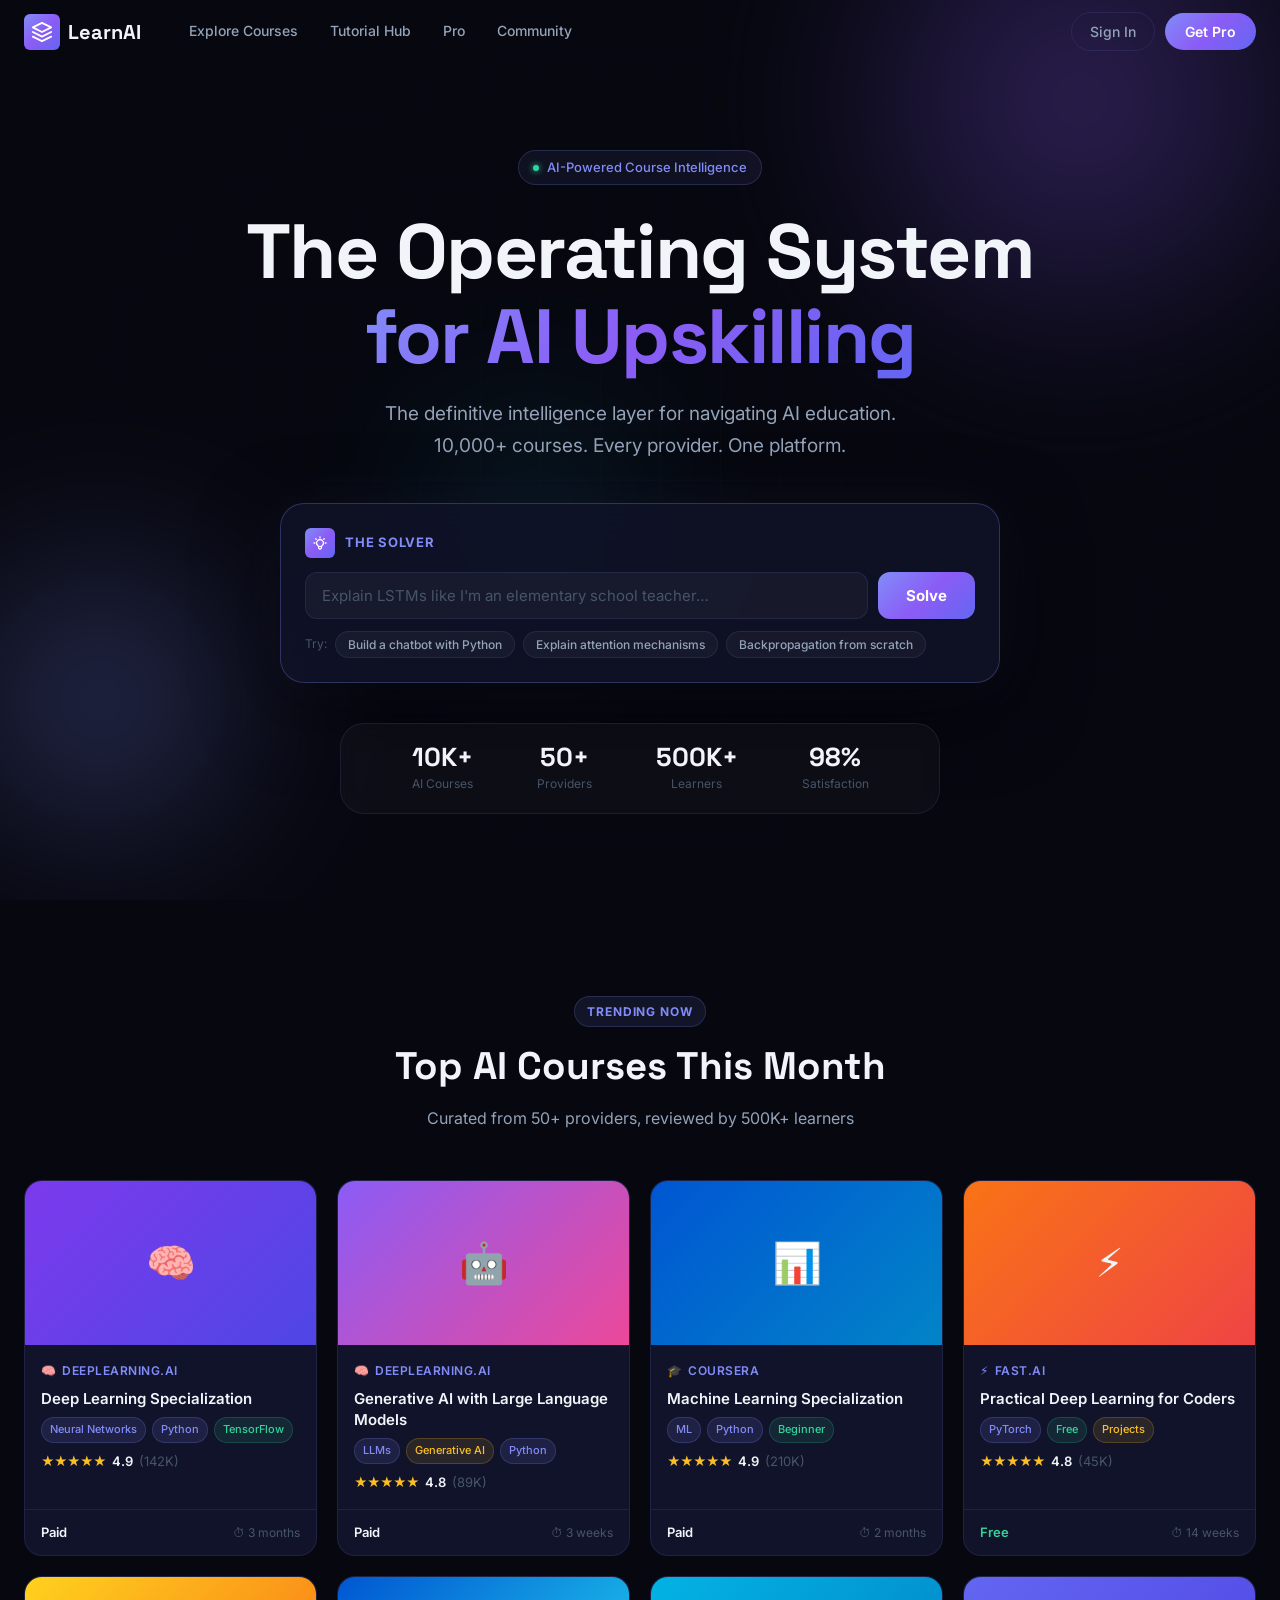
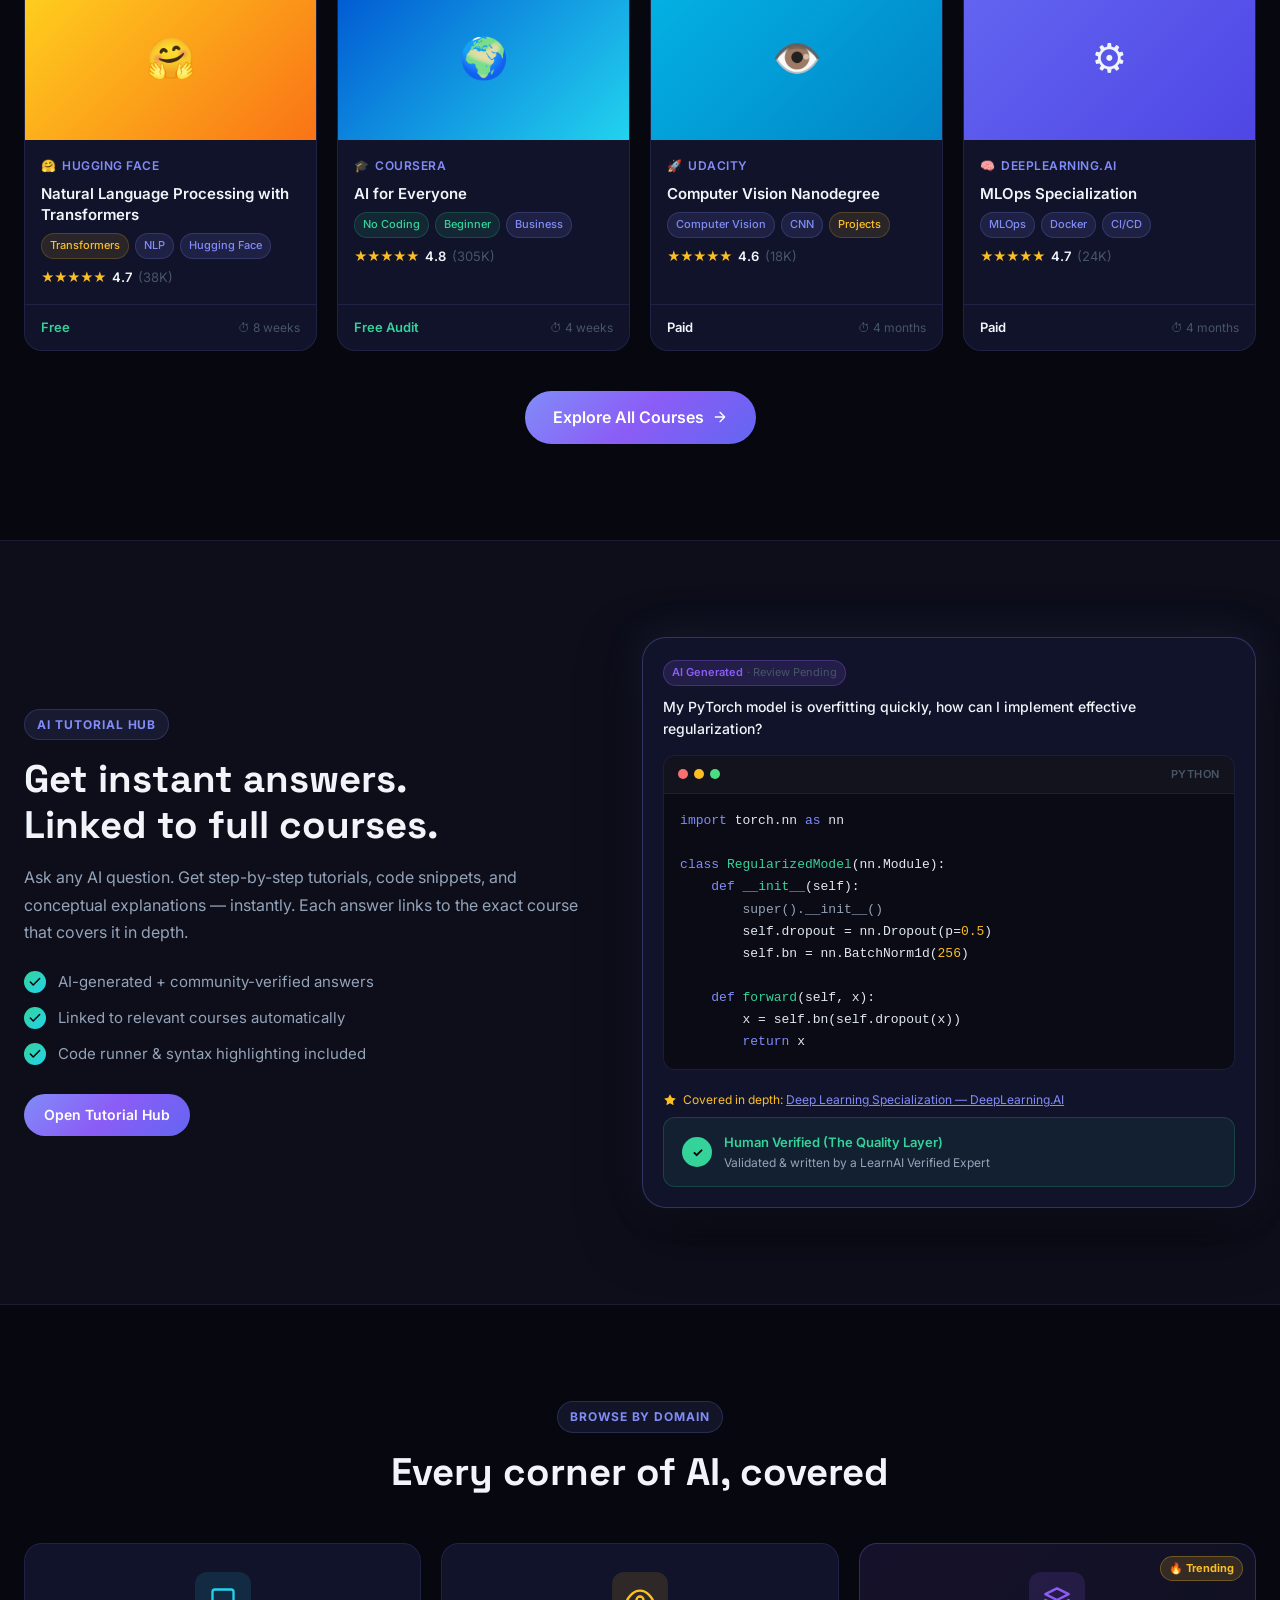
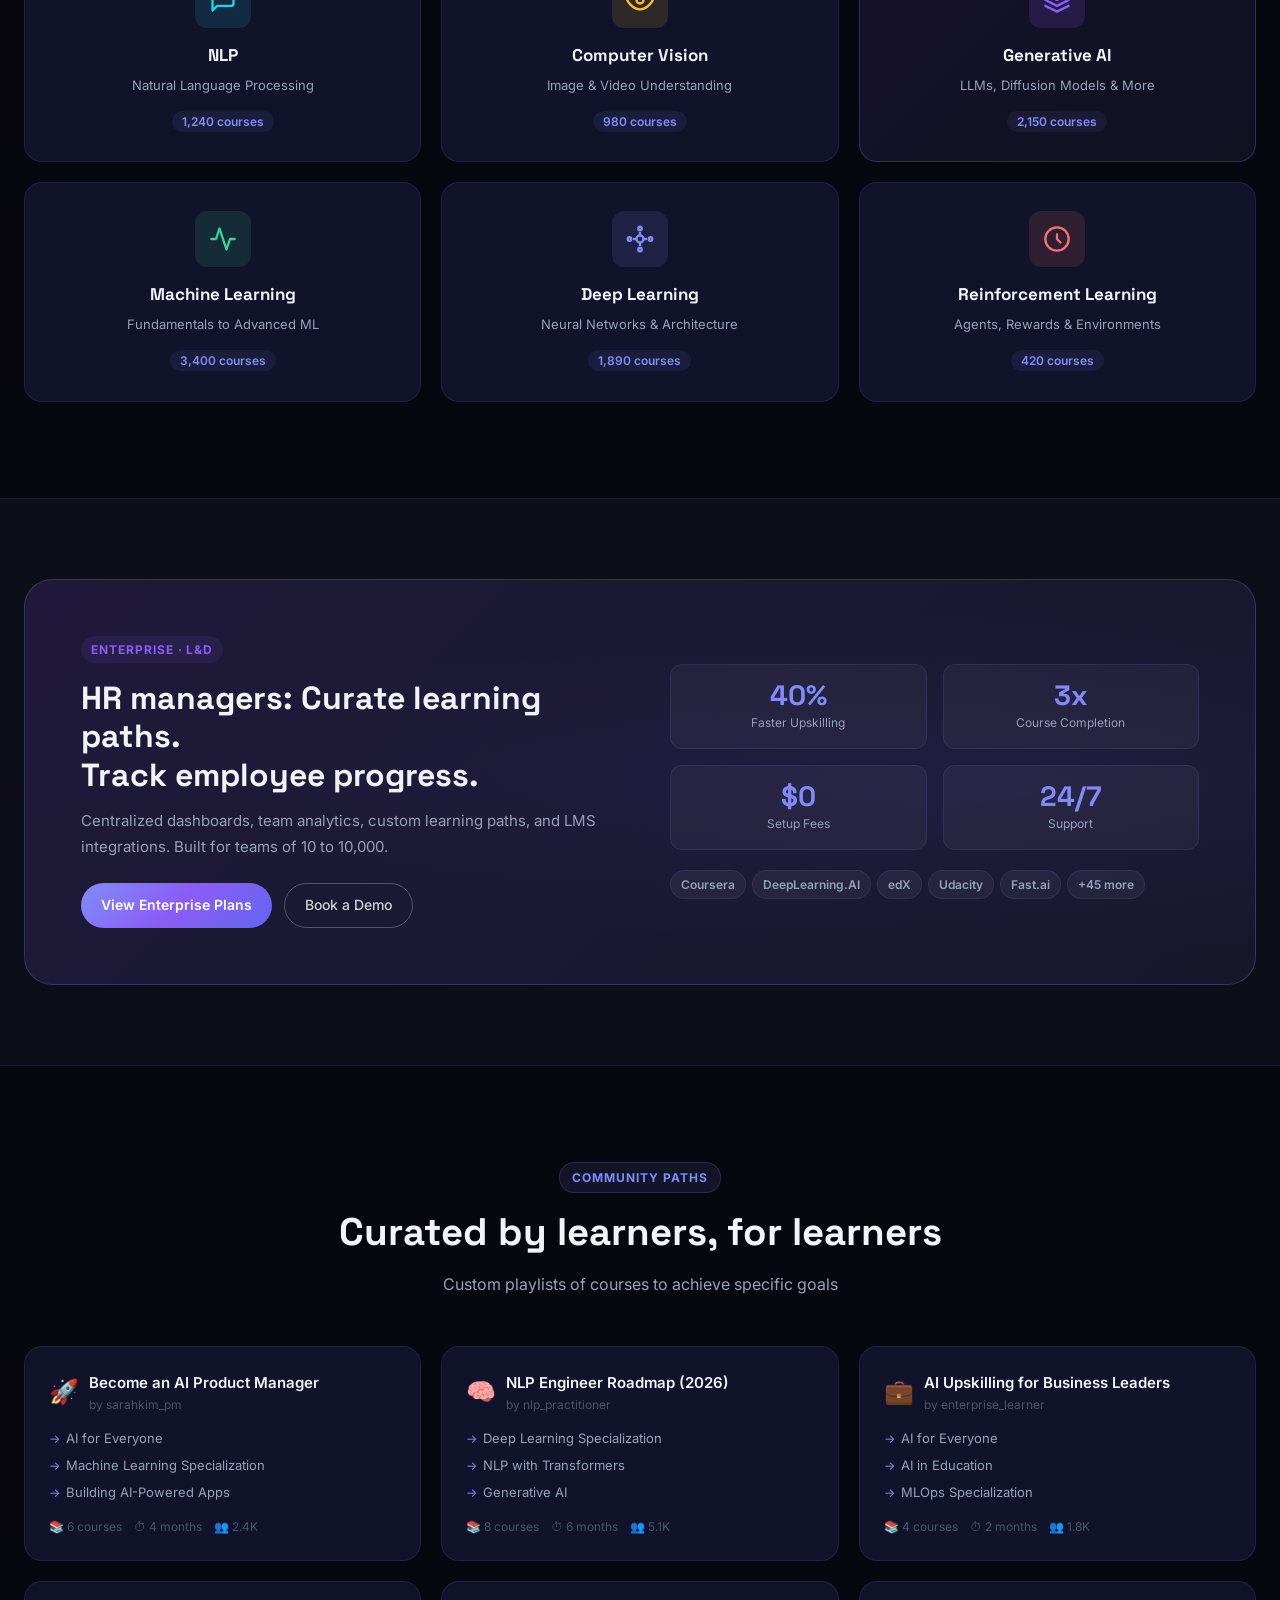
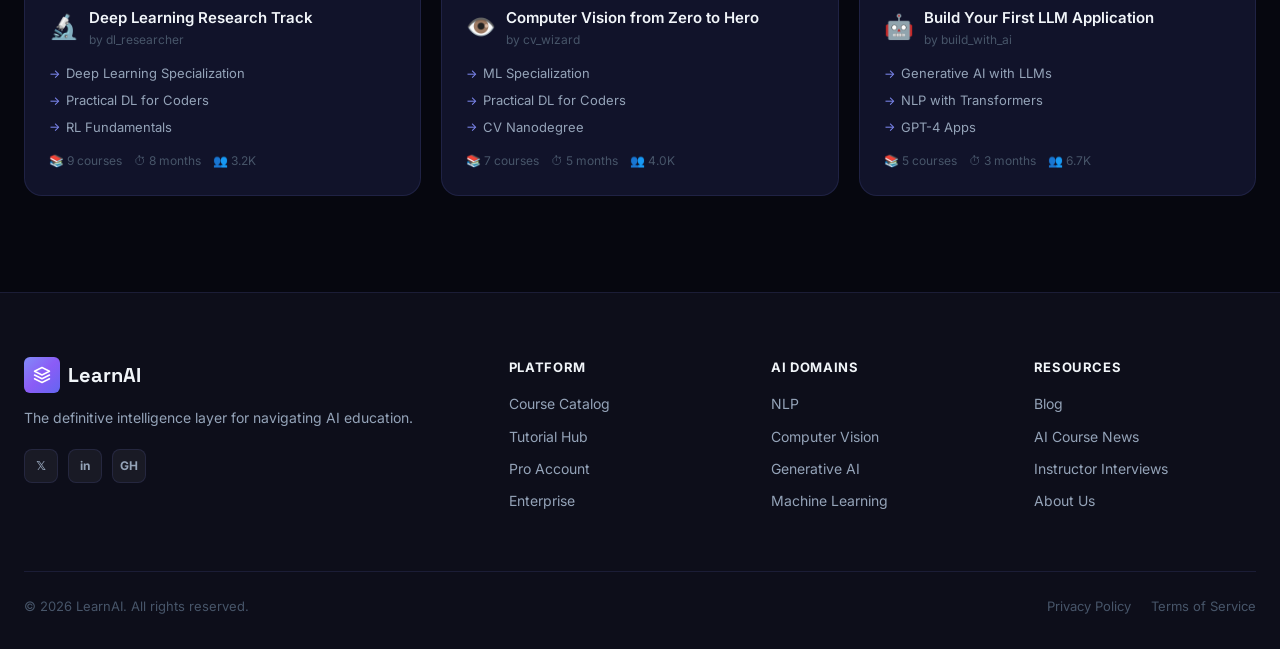
<file: index.html>
<!DOCTYPE html>
<html lang="en">
<head>
  <meta charset="UTF-8" />
  <meta name="viewport" content="width=device-width, initial-scale=1.0" />
  <title>LearnAI – The Operating System for AI Upskilling</title>
  <meta name="description" content="LearnAI is the definitive intelligence layer for navigating AI education. Discover, compare, and track courses from every major AI provider." />
  <link rel="preconnect" href="https://fonts.googleapis.com" />
  <link rel="preconnect" href="https://fonts.gstatic.com" crossorigin />
  <link href="https://fonts.googleapis.com/css2?family=Inter:wght@300;400;500;600;700;800;900&family=Space+Grotesk:wght@400;500;600;700&display=swap" rel="stylesheet" />
  <link rel="stylesheet" href="css/style.css" />
  <link rel="stylesheet" href="css/home.css" />
</head>
<body>

  <!-- NAV -->
  <nav class="navbar" id="navbar">
    <div class="nav-container">
      <a href="index.html" class="nav-logo">
        <div class="logo-icon">
          <svg width="22" height="22" viewBox="0 0 24 24" fill="none"><path d="M12 2L2 7l10 5 10-5-10-5zM2 17l10 5 10-5M2 12l10 5 10-5" stroke="currentColor" stroke-width="2" stroke-linecap="round" stroke-linejoin="round"/></svg>
        </div>
        <span>LearnAI</span>
      </a>
      <div class="nav-links">
        <a href="catalog.html" class="nav-link">Explore Courses</a>
        <a href="tutorial.html" class="nav-link">Tutorial Hub</a>
        <a href="pro.html" class="nav-link">Pro</a>
        <a href="#community" class="nav-link">Community</a>
      </div>
      <div class="nav-actions">
        <button class="btn-ghost" onclick="window.location.href='pro.html'">Sign In</button>
        <button class="btn-primary" onclick="window.location.href='pro.html'">Get Pro</button>
      </div>
      <button class="nav-toggle" id="navToggle" aria-label="Toggle menu">
        <span></span><span></span><span></span>
      </button>
    </div>
  </nav>

  <!-- HERO -->
  <section class="hero" id="home">
    <div class="hero-bg">
      <div class="hero-orb orb-1"></div>
      <div class="hero-orb orb-2"></div>
      <div class="hero-orb orb-3"></div>
      <div class="grid-overlay"></div>
    </div>
    <div class="hero-content container">
      <div class="hero-badge animate-fadeup" style="--delay:0.1s">
        <span class="badge-dot"></span>
        <span>AI-Powered Course Intelligence</span>
      </div>
      <h1 class="hero-title animate-fadeup" style="--delay:0.2s">
        The Operating System<br/>
        <span class="gradient-text">for AI Upskilling</span>
      </h1>
      <p class="hero-subtitle animate-fadeup" style="--delay:0.3s">
        The definitive intelligence layer for navigating AI education.<br/>
        10,000+ courses. Every provider. One platform.
      </p>

      <!-- The Solver -->
      <div class="solver-card animate-fadeup" style="--delay:0.4s">
        <div class="solver-header">
          <div class="solver-icon">
            <svg width="16" height="16" viewBox="0 0 24 24" fill="none"><path d="M9.663 17h4.673M12 3v1m6.364 1.636l-.707.707M21 12h-1M4 12H3m3.343-5.657l-.707-.707m2.828 9.9a5 5 0 117.072 0l-.548.547A3.374 3.374 0 0014 18.469V19a2 2 0 11-4 0v-.531c0-.895-.356-1.754-.988-2.386l-.548-.547z" stroke="currentColor" stroke-width="2" stroke-linecap="round" stroke-linejoin="round"/></svg>
          </div>
          <span class="solver-label">The Solver</span>
        </div>
        <div class="solver-input-row">
          <input type="text" id="solverInput" class="solver-input" placeholder="Explain LSTMs like I'm an elementary school teacher…" />
          <button class="btn-solve" id="solveBtn" onclick="window.location.href='tutorial.html'">Solve</button>
        </div>
        <div class="solver-examples">
          <span>Try:</span>
          <button class="example-chip" onclick="setSolverExample(this)">Build a chatbot with Python</button>
          <button class="example-chip" onclick="setSolverExample(this)">Explain attention mechanisms</button>
          <button class="example-chip" onclick="setSolverExample(this)">Backpropagation from scratch</button>
        </div>
      </div>

      <!-- Stats -->
      <div class="hero-stats animate-fadeup" style="--delay:0.5s">
        <div class="stat-item">
          <span class="stat-num">10K+</span>
          <span class="stat-label">AI Courses</span>
        </div>
        <div class="stat-divider"></div>
        <div class="stat-item">
          <span class="stat-num">50+</span>
          <span class="stat-label">Providers</span>
        </div>
        <div class="stat-divider"></div>
        <div class="stat-item">
          <span class="stat-num">500K+</span>
          <span class="stat-label">Learners</span>
        </div>
        <div class="stat-divider"></div>
        <div class="stat-item">
          <span class="stat-num">98%</span>
          <span class="stat-label">Satisfaction</span>
        </div>
      </div>
    </div>
  </section>

  <!-- FEATURED COURSES -->
  <section class="section featured-section" id="featured">
    <div class="container">
      <div class="section-header">
        <span class="section-tag">Trending Now</span>
        <h2 class="section-title">Top AI Courses This Month</h2>
        <p class="section-subtitle">Curated from 50+ providers, reviewed by 500K+ learners</p>
      </div>
      <div class="courses-grid" id="homeCourseGrid">
        <!-- Populated by JS -->
      </div>
      <div class="section-cta">
        <a href="catalog.html" class="btn-primary btn-lg">
          Explore All Courses
          <svg width="16" height="16" viewBox="0 0 24 24" fill="none"><path d="M5 12h14M12 5l7 7-7 7" stroke="currentColor" stroke-width="2" stroke-linecap="round" stroke-linejoin="round"/></svg>
        </a>
      </div>
    </div>
  </section>

  <!-- TUTORIAL SOLVER PREVIEW -->
  <section class="section solver-preview-section">
    <div class="container">
      <div class="solver-preview-grid">
        <div class="solver-preview-left">
          <span class="section-tag">AI Tutorial Hub</span>
          <h2 class="section-title">Get instant answers.<br/>Linked to full courses.</h2>
          <p class="section-subtitle">Ask any AI question. Get step-by-step tutorials, code snippets, and conceptual explanations — instantly. Each answer links to the exact course that covers it in depth.</p>
          <ul class="feature-list">
            <li>
              <div class="feature-icon"><svg width="14" height="14" viewBox="0 0 24 24" fill="none"><polyline points="20 6 9 17 4 12" stroke="currentColor" stroke-width="2.5" stroke-linecap="round" stroke-linejoin="round"/></svg></div>
              AI-generated + community-verified answers
            </li>
            <li>
              <div class="feature-icon"><svg width="14" height="14" viewBox="0 0 24 24" fill="none"><polyline points="20 6 9 17 4 12" stroke="currentColor" stroke-width="2.5" stroke-linecap="round" stroke-linejoin="round"/></svg></div>
              Linked to relevant courses automatically
            </li>
            <li>
              <div class="feature-icon"><svg width="14" height="14" viewBox="0 0 24 24" fill="none"><polyline points="20 6 9 17 4 12" stroke="currentColor" stroke-width="2.5" stroke-linecap="round" stroke-linejoin="round"/></svg></div>
              Code runner & syntax highlighting included
            </li>
          </ul>
          <a href="tutorial.html" class="btn-primary">Open Tutorial Hub</a>
        </div>
        <div class="solver-preview-right">
          <div class="mini-solver-demo">
            <div class="demo-question">
              <div class="demo-badge ai-badge">AI Generated <span class="badge-status">· Review Pending</span></div>
              <p class="demo-q">My PyTorch model is overfitting quickly, how can I implement effective regularization?</p>
            </div>
            <div class="demo-answer">
              <div class="code-block">
                <div class="code-header">
                  <span class="dot red"></span><span class="dot yellow"></span><span class="dot green"></span>
                  <span class="code-lang">python</span>
                </div>
                <pre><code><span class="kw">import</span> torch.nn <span class="kw">as</span> nn

<span class="kw">class</span> <span class="fn">RegularizedModel</span>(nn.Module):
    <span class="kw">def</span> <span class="fn">__init__</span>(self):
        <span class="cm">super().__init__()</span>
        self.dropout = nn.Dropout(p=<span class="num">0.5</span>)
        self.bn = nn.BatchNorm1d(<span class="num">256</span>)

    <span class="kw">def</span> <span class="fn">forward</span>(self, x):
        x = self.bn(self.dropout(x))
        <span class="kw">return</span> x</code></pre>
              </div>
              <div class="demo-course-link">
                <svg width="14" height="14" viewBox="0 0 24 24" fill="none"><path d="M12 2l3.09 6.26L22 9.27l-5 4.87 1.18 6.88L12 17.77l-6.18 3.25L7 14.14 2 9.27l6.91-1.01L12 2z" fill="currentColor"/></svg>
                <span>Covered in depth: <a href="catalog.html">Deep Learning Specialization — DeepLearning.AI</a></span>
              </div>
            </div>
            <div class="human-verified">
              <div class="hv-icon">✓</div>
              <div>
                <div class="hv-label">Human Verified (The Quality Layer)</div>
                <div class="hv-sub">Validated & written by a LearnAI Verified Expert</div>
              </div>
            </div>
          </div>
        </div>
      </div>
    </div>
  </section>

  <!-- AI SUB-DOMAINS -->
  <section class="section domains-section">
    <div class="container">
      <div class="section-header">
        <span class="section-tag">Browse by Domain</span>
        <h2 class="section-title">Every corner of AI, covered</h2>
      </div>
      <div class="domains-grid">
        <a href="catalog.html?domain=nlp" class="domain-card">
          <div class="domain-icon nlp-icon">
            <svg width="28" height="28" viewBox="0 0 24 24" fill="none"><path d="M21 15a2 2 0 01-2 2H7l-4 4V5a2 2 0 012-2h14a2 2 0 012 2z" stroke="currentColor" stroke-width="2" stroke-linecap="round" stroke-linejoin="round"/></svg>
          </div>
          <h3>NLP</h3>
          <p>Natural Language Processing</p>
          <span class="domain-count">1,240 courses</span>
        </a>
        <a href="catalog.html?domain=cv" class="domain-card">
          <div class="domain-icon cv-icon">
            <svg width="28" height="28" viewBox="0 0 24 24" fill="none"><path d="M1 12s4-8 11-8 11 8 11 8-4 8-11 8-11-8-11-8z" stroke="currentColor" stroke-width="2"/><circle cx="12" cy="12" r="3" stroke="currentColor" stroke-width="2"/></svg>
          </div>
          <h3>Computer Vision</h3>
          <p>Image & Video Understanding</p>
          <span class="domain-count">980 courses</span>
        </a>
        <a href="catalog.html?domain=genai" class="domain-card featured-domain">
          <div class="domain-badge">🔥 Trending</div>
          <div class="domain-icon genai-icon">
            <svg width="28" height="28" viewBox="0 0 24 24" fill="none"><path d="M12 2L2 7l10 5 10-5-10-5zM2 17l10 5 10-5M2 12l10 5 10-5" stroke="currentColor" stroke-width="2" stroke-linecap="round" stroke-linejoin="round"/></svg>
          </div>
          <h3>Generative AI</h3>
          <p>LLMs, Diffusion Models & More</p>
          <span class="domain-count">2,150 courses</span>
        </a>
        <a href="catalog.html?domain=ml" class="domain-card">
          <div class="domain-icon ml-icon">
            <svg width="28" height="28" viewBox="0 0 24 24" fill="none"><polyline points="22 12 18 12 15 21 9 3 6 12 2 12" stroke="currentColor" stroke-width="2" stroke-linecap="round" stroke-linejoin="round"/></svg>
          </div>
          <h3>Machine Learning</h3>
          <p>Fundamentals to Advanced ML</p>
          <span class="domain-count">3,400 courses</span>
        </a>
        <a href="catalog.html?domain=dl" class="domain-card">
          <div class="domain-icon dl-icon">
            <svg width="28" height="28" viewBox="0 0 24 24" fill="none"><circle cx="12" cy="12" r="3" stroke="currentColor" stroke-width="2"/><circle cx="12" cy="3" r="1.5" stroke="currentColor" stroke-width="2"/><circle cx="12" cy="21" r="1.5" stroke="currentColor" stroke-width="2"/><circle cx="3" cy="12" r="1.5" stroke="currentColor" stroke-width="2"/><circle cx="21" cy="12" r="1.5" stroke="currentColor" stroke-width="2"/><line x1="12" y1="6" x2="12" y2="9" stroke="currentColor" stroke-width="2"/><line x1="12" y1="15" x2="12" y2="18" stroke="currentColor" stroke-width="2"/><line x1="6" y1="12" x2="9" y2="12" stroke="currentColor" stroke-width="2"/><line x1="15" y1="12" x2="18" y2="12" stroke="currentColor" stroke-width="2"/></svg>
          </div>
          <h3>Deep Learning</h3>
          <p>Neural Networks & Architecture</p>
          <span class="domain-count">1,890 courses</span>
        </a>
        <a href="catalog.html?domain=rl" class="domain-card">
          <div class="domain-icon rl-icon">
            <svg width="28" height="28" viewBox="0 0 24 24" fill="none"><path d="M12 2a10 10 0 100 20A10 10 0 0012 2z" stroke="currentColor" stroke-width="2"/><path d="M12 8v4l3 3" stroke="currentColor" stroke-width="2" stroke-linecap="round"/></svg>
          </div>
          <h3>Reinforcement Learning</h3>
          <p>Agents, Rewards & Environments</p>
          <span class="domain-count">420 courses</span>
        </a>
      </div>
    </div>
  </section>

  <!-- ENTERPRISE BANNER -->
  <section class="enterprise-section" id="enterprise">
    <div class="container">
      <div class="enterprise-card">
        <div class="enterprise-left">
          <div class="enterprise-tag">Enterprise · L&D</div>
          <h2>HR managers: Curate learning paths.<br/>Track employee progress.</h2>
          <p>Centralized dashboards, team analytics, custom learning paths, and LMS integrations. Built for teams of 10 to 10,000.</p>
          <div class="enterprise-actions">
            <a href="pro.html" class="btn-primary">View Enterprise Plans</a>
            <a href="#" class="btn-ghost-white">Book a Demo</a>
          </div>
        </div>
        <div class="enterprise-right">
          <div class="enterprise-stats-grid">
            <div class="e-stat"><span class="e-num">40%</span><span class="e-label">Faster Upskilling</span></div>
            <div class="e-stat"><span class="e-num">3x</span><span class="e-label">Course Completion</span></div>
            <div class="e-stat"><span class="e-num">$0</span><span class="e-label">Setup Fees</span></div>
            <div class="e-stat"><span class="e-num">24/7</span><span class="e-label">Support</span></div>
          </div>
          <div class="enterprise-providers">
            <span class="provider-tag">Coursera</span>
            <span class="provider-tag">DeepLearning.AI</span>
            <span class="provider-tag">edX</span>
            <span class="provider-tag">Udacity</span>
            <span class="provider-tag">Fast.ai</span>
            <span class="provider-tag">+45 more</span>
          </div>
        </div>
      </div>
    </div>
  </section>

  <!-- COMMUNITY PATHS -->
  <section class="section community-section" id="community">
    <div class="container">
      <div class="section-header">
        <span class="section-tag">Community Paths</span>
        <h2 class="section-title">Curated by learners, for learners</h2>
        <p class="section-subtitle">Custom playlists of courses to achieve specific goals</p>
      </div>
      <div class="paths-grid" id="pathsGrid">
        <!-- Populated by JS -->
      </div>
    </div>
  </section>

  <!-- FOOTER -->
  <footer class="footer">
    <div class="container">
      <div class="footer-grid">
        <div class="footer-brand">
          <a href="index.html" class="nav-logo">
            <div class="logo-icon">
              <svg width="18" height="18" viewBox="0 0 24 24" fill="none"><path d="M12 2L2 7l10 5 10-5-10-5zM2 17l10 5 10-5M2 12l10 5 10-5" stroke="currentColor" stroke-width="2" stroke-linecap="round" stroke-linejoin="round"/></svg>
            </div>
            <span>LearnAI</span>
          </a>
          <p>The definitive intelligence layer for navigating AI education.</p>
          <div class="social-links">
            <a href="#" class="social-link">𝕏</a>
            <a href="#" class="social-link">in</a>
            <a href="#" class="social-link">GH</a>
          </div>
        </div>
        <div class="footer-col">
          <h4>Platform</h4>
          <a href="catalog.html">Course Catalog</a>
          <a href="tutorial.html">Tutorial Hub</a>
          <a href="pro.html">Pro Account</a>
          <a href="pro.html">Enterprise</a>
        </div>
        <div class="footer-col">
          <h4>AI Domains</h4>
          <a href="catalog.html?domain=nlp">NLP</a>
          <a href="catalog.html?domain=cv">Computer Vision</a>
          <a href="catalog.html?domain=genai">Generative AI</a>
          <a href="catalog.html?domain=ml">Machine Learning</a>
        </div>
        <div class="footer-col">
          <h4>Resources</h4>
          <a href="#">Blog</a>
          <a href="#">AI Course News</a>
          <a href="#">Instructor Interviews</a>
          <a href="#">About Us</a>
        </div>
      </div>
      <div class="footer-bottom">
        <span>© 2026 LearnAI. All rights reserved.</span>
        <div class="footer-links">
          <a href="#">Privacy Policy</a>
          <a href="#">Terms of Service</a>
        </div>
      </div>
    </div>
  </footer>

  <script src="js/data.js"></script>
  <script src="js/home.js"></script>
  <script src="js/nav.js"></script>
</body>
</html>
</file>
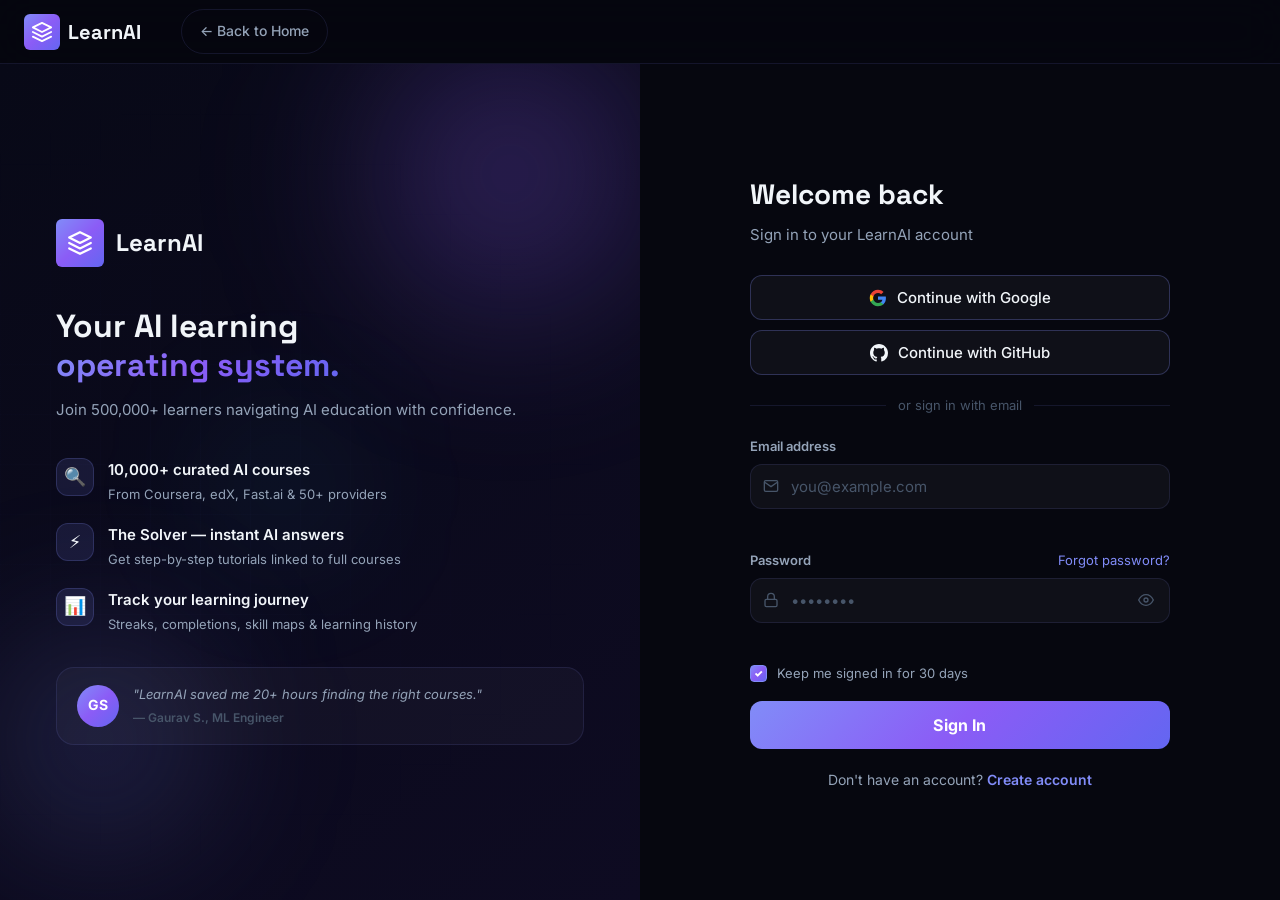
<file: auth.html>
<!DOCTYPE html>
<html lang="en">

<head>
    <meta charset="UTF-8" />
    <meta name="viewport" content="width=device-width, initial-scale=1.0" />
    <title>Sign In – LearnAI</title>
    <meta name="description"
        content="Sign in or create your LearnAI account to track courses, unlock the Tutorial Solver, and build your AI learning path." />
    <link rel="preconnect" href="https://fonts.googleapis.com" />
    <link
        href="https://fonts.googleapis.com/css2?family=Inter:wght@300;400;500;600;700;800;900&family=Space+Grotesk:wght@400;500;600;700&display=swap"
        rel="stylesheet" />
    <link rel="stylesheet" href="css/style.css" />
    <link rel="stylesheet" href="css/auth.css" />
</head>

<body>

    <!-- NAV -->
    <nav class="navbar scrolled" id="navbar">
        <div class="nav-container">
            <a href="index.html" class="nav-logo">
                <div class="logo-icon">
                    <svg width="22" height="22" viewBox="0 0 24 24" fill="none">
                        <path d="M12 2L2 7l10 5 10-5-10-5zM2 17l10 5 10-5M2 12l10 5 10-5" stroke="currentColor"
                            stroke-width="2" stroke-linecap="round" stroke-linejoin="round" />
                    </svg>
                </div>
                <span>LearnAI</span>
            </a>
            <div class="nav-actions">
                <a href="index.html" class="btn-ghost">← Back to Home</a>
            </div>
        </div>
    </nav>

    <!-- AUTH LAYOUT -->
    <div class="auth-layout">

        <!-- LEFT BRANDING PANEL -->
        <div class="auth-brand-panel">
            <div class="auth-brand-bg">
                <div class="ab-orb ab-orb1"></div>
                <div class="ab-orb ab-orb2"></div>
                <div class="ab-orb ab-orb3"></div>
                <div class="auth-grid"></div>
            </div>
            <div class="auth-brand-content">
                <div class="auth-brand-logo">
                    <div class="logo-icon" style="width:48px;height:48px">
                        <svg width="26" height="26" viewBox="0 0 24 24" fill="none">
                            <path d="M12 2L2 7l10 5 10-5-10-5zM2 17l10 5 10-5M2 12l10 5 10-5" stroke="currentColor"
                                stroke-width="2" stroke-linecap="round" stroke-linejoin="round" />
                        </svg>
                    </div>
                    <span class="brand-name">LearnAI</span>
                </div>
                <h2 class="auth-brand-title">Your AI learning<br /><span class="gradient-text">operating system.</span>
                </h2>
                <p class="auth-brand-sub">Join 500,000+ learners navigating AI education with confidence.</p>
                <div class="auth-feature-list">
                    <div class="auth-feat">
                        <div class="af-icon">🔍</div>
                        <div>
                            <div class="af-title">10,000+ curated AI courses</div>
                            <div class="af-sub">From Coursera, edX, Fast.ai & 50+ providers</div>
                        </div>
                    </div>
                    <div class="auth-feat">
                        <div class="af-icon">⚡</div>
                        <div>
                            <div class="af-title">The Solver — instant AI answers</div>
                            <div class="af-sub">Get step-by-step tutorials linked to full courses</div>
                        </div>
                    </div>
                    <div class="auth-feat">
                        <div class="af-icon">📊</div>
                        <div>
                            <div class="af-title">Track your learning journey</div>
                            <div class="af-sub">Streaks, completions, skill maps & learning history</div>
                        </div>
                    </div>
                </div>
                <div class="auth-testimonial">
                    <div class="testimonial-avatar">GS</div>
                    <div>
                        <div class="testimonial-text">"LearnAI saved me 20+ hours finding the right courses."</div>
                        <div class="testimonial-author">— Gaurav S., ML Engineer</div>
                    </div>
                </div>
            </div>
        </div>

        <!-- RIGHT FORM PANEL -->
        <div class="auth-form-panel">
            <div class="auth-form-container">

                <!-- ── STEP 1: SIGN IN ── -->
                <div class="auth-step active" id="stepSignin">
                    <div class="auth-step-header">
                        <h1>Welcome back</h1>
                        <p>Sign in to your LearnAI account</p>
                    </div>

                    <!-- Social auth -->
                    <div class="social-auth">
                        <button class="social-btn" onclick="socialLogin('Google')">
                            <svg width="18" height="18" viewBox="0 0 24 24">
                                <path
                                    d="M22.56 12.25c0-.78-.07-1.53-.2-2.25H12v4.26h5.92c-.26 1.37-1.04 2.53-2.21 3.31v2.77h3.57c2.08-1.92 3.28-4.74 3.28-8.09z"
                                    fill="#4285F4" />
                                <path
                                    d="M12 23c2.97 0 5.46-.98 7.28-2.66l-3.57-2.77c-.98.66-2.23 1.06-3.71 1.06-2.86 0-5.29-1.93-6.16-4.53H2.18v2.84C3.99 20.53 7.7 23 12 23z"
                                    fill="#34A853" />
                                <path
                                    d="M5.84 14.09c-.22-.66-.35-1.36-.35-2.09s.13-1.43.35-2.09V7.07H2.18C1.43 8.55 1 10.22 1 12s.43 3.45 1.18 4.93l2.85-2.22.81-.62z"
                                    fill="#FBBC05" />
                                <path
                                    d="M12 5.38c1.62 0 3.06.56 4.21 1.64l3.15-3.15C17.45 2.09 14.97 1 12 1 7.7 1 3.99 3.47 2.18 7.07l3.66 2.84c.87-2.6 3.3-4.53 6.16-4.53z"
                                    fill="#EA4335" />
                            </svg>
                            Continue with Google
                        </button>
                        <button class="social-btn" onclick="socialLogin('GitHub')">
                            <svg width="18" height="18" viewBox="0 0 24 24" fill="currentColor">
                                <path
                                    d="M12 0C5.37 0 0 5.37 0 12c0 5.31 3.435 9.795 8.205 11.385.6.105.825-.255.825-.57 0-.285-.015-1.23-.015-2.235-3.015.555-3.795-.735-4.035-1.41-.135-.345-.72-1.41-1.23-1.695-.42-.225-1.02-.78-.015-.795.945-.015 1.62.87 1.845 1.23 1.08 1.815 2.805 1.305 3.495.99.105-.78.42-1.305.765-1.605-2.67-.3-5.46-1.335-5.46-5.925 0-1.305.465-2.385 1.23-3.225-.12-.3-.54-1.53.12-3.18 0 0 1.005-.315 3.3 1.23.96-.27 1.98-.405 3-.405s2.04.135 3 .405c2.295-1.56 3.3-1.23 3.3-1.23.66 1.65.24 2.88.12 3.18.765.84 1.23 1.905 1.23 3.225 0 4.605-2.805 5.625-5.475 5.925.435.375.81 1.095.81 2.22 0 1.605-.015 2.895-.015 3.3 0 .315.225.69.825.57A12.02 12.02 0 0024 12c0-6.63-5.37-12-12-12z" />
                            </svg>
                            Continue with GitHub
                        </button>
                    </div>

                    <div class="divider"><span>or sign in with email</span></div>

                    <form id="signinForm" class="auth-form" onsubmit="submitSignin(event)">
                        <div class="form-group">
                            <label for="signinEmail">Email address</label>
                            <div class="input-wrap">
                                <svg class="input-icon" width="16" height="16" viewBox="0 0 24 24" fill="none">
                                    <path
                                        d="M4 4h16c1.1 0 2 .9 2 2v12c0 1.1-.9 2-2 2H4c-1.1 0-2-.9-2-2V6c0-1.1.9-2 2-2z"
                                        stroke="currentColor" stroke-width="2" />
                                    <polyline points="22,6 12,13 2,6" stroke="currentColor" stroke-width="2" />
                                </svg>
                                <input type="email" id="signinEmail" class="auth-input" placeholder="you@example.com"
                                    required autocomplete="email" />
                            </div>
                            <span class="field-error" id="signinEmailErr"></span>
                        </div>
                        <div class="form-group">
                            <div class="label-row">
                                <label for="signinPassword">Password</label>
                                <button type="button" class="forgot-link" onclick="goToForgot()">Forgot
                                    password?</button>
                            </div>
                            <div class="input-wrap">
                                <svg class="input-icon" width="16" height="16" viewBox="0 0 24 24" fill="none">
                                    <rect x="3" y="11" width="18" height="11" rx="2" ry="2" stroke="currentColor"
                                        stroke-width="2" />
                                    <path d="M7 11V7a5 5 0 0110 0v4" stroke="currentColor" stroke-width="2" />
                                </svg>
                                <input type="password" id="signinPassword" class="auth-input" placeholder="••••••••"
                                    required autocomplete="current-password" />
                                <button type="button" class="toggle-pw" onclick="togglePw('signinPassword', this)">
                                    <svg width="16" height="16" viewBox="0 0 24 24" fill="none">
                                        <path d="M1 12s4-8 11-8 11 8 11 8-4 8-11 8-11-8-11-8z" stroke="currentColor"
                                            stroke-width="2" />
                                        <circle cx="12" cy="12" r="3" stroke="currentColor" stroke-width="2" />
                                    </svg>
                                </button>
                            </div>
                            <span class="field-error" id="signinPwErr"></span>
                        </div>
                        <label class="remember-me">
                            <input type="checkbox" id="rememberMe" checked />
                            <span>Keep me signed in for 30 days</span>
                        </label>
                        <button type="submit" class="btn-auth" id="signinBtn">
                            <span class="btn-text">Sign In</span>
                            <span class="btn-spinner" style="display:none"></span>
                        </button>
                    </form>

                    <p class="auth-switch">
                        Don't have an account? <button onclick="goToSignup()" class="switch-link">Create
                            account</button>
                    </p>
                </div>

                <!-- ── STEP 2: SIGN UP ── -->
                <div class="auth-step" id="stepSignup">
                    <div class="auth-step-header">
                        <h1>Create account</h1>
                        <p>Join 500K+ AI learners on LearnAI</p>
                    </div>

                    <div class="social-auth">
                        <button class="social-btn" onclick="socialLogin('Google')">
                            <svg width="18" height="18" viewBox="0 0 24 24">
                                <path
                                    d="M22.56 12.25c0-.78-.07-1.53-.2-2.25H12v4.26h5.92c-.26 1.37-1.04 2.53-2.21 3.31v2.77h3.57c2.08-1.92 3.28-4.74 3.28-8.09z"
                                    fill="#4285F4" />
                                <path
                                    d="M12 23c2.97 0 5.46-.98 7.28-2.66l-3.57-2.77c-.98.66-2.23 1.06-3.71 1.06-2.86 0-5.29-1.93-6.16-4.53H2.18v2.84C3.99 20.53 7.7 23 12 23z"
                                    fill="#34A853" />
                                <path
                                    d="M5.84 14.09c-.22-.66-.35-1.36-.35-2.09s.13-1.43.35-2.09V7.07H2.18C1.43 8.55 1 10.22 1 12s.43 3.45 1.18 4.93l2.85-2.22.81-.62z"
                                    fill="#FBBC05" />
                                <path
                                    d="M12 5.38c1.62 0 3.06.56 4.21 1.64l3.15-3.15C17.45 2.09 14.97 1 12 1 7.7 1 3.99 3.47 2.18 7.07l3.66 2.84c.87-2.6 3.3-4.53 6.16-4.53z"
                                    fill="#EA4335" />
                            </svg>
                            Continue with Google
                        </button>
                        <button class="social-btn" onclick="socialLogin('GitHub')">
                            <svg width="18" height="18" viewBox="0 0 24 24" fill="currentColor">
                                <path
                                    d="M12 0C5.37 0 0 5.37 0 12c0 5.31 3.435 9.795 8.205 11.385.6.105.825-.255.825-.57 0-.285-.015-1.23-.015-2.235-3.015.555-3.795-.735-4.035-1.41-.135-.345-.72-1.41-1.23-1.695-.42-.225-1.02-.78-.015-.795.945-.015 1.62.87 1.845 1.23 1.08 1.815 2.805 1.305 3.495.99.105-.78.42-1.305.765-1.605-2.67-.3-5.46-1.335-5.46-5.925 0-1.305.465-2.385 1.23-3.225-.12-.3-.54-1.53.12-3.18 0 0 1.005-.315 3.3 1.23.96-.27 1.98-.405 3-.405s2.04.135 3 .405c2.295-1.56 3.3-1.23 3.3-1.23.66 1.65.24 2.88.12 3.18.765.84 1.23 1.905 1.23 3.225 0 4.605-2.805 5.625-5.475 5.925.435.375.81 1.095.81 2.22 0 1.605-.015 2.895-.015 3.3 0 .315.225.69.825.57A12.02 12.02 0 0024 12c0-6.63-5.37-12-12-12z" />
                            </svg>
                            Continue with GitHub
                        </button>
                    </div>

                    <div class="divider"><span>or sign up with email</span></div>

                    <form id="signupForm" class="auth-form" onsubmit="submitSignup(event)">
                        <div class="form-row">
                            <div class="form-group">
                                <label for="signupFirst">First name</label>
                                <div class="input-wrap">
                                    <svg class="input-icon" width="16" height="16" viewBox="0 0 24 24" fill="none">
                                        <path d="M20 21v-2a4 4 0 00-4-4H8a4 4 0 00-4 4v2" stroke="currentColor"
                                            stroke-width="2" />
                                        <circle cx="12" cy="7" r="4" stroke="currentColor" stroke-width="2" />
                                    </svg>
                                    <input type="text" id="signupFirst" class="auth-input" placeholder="Gaurav" required
                                        autocomplete="given-name" />
                                </div>
                                <span class="field-error" id="firstErr"></span>
                            </div>
                            <div class="form-group">
                                <label for="signupLast">Last name</label>
                                <div class="input-wrap">
                                    <svg class="input-icon" width="16" height="16" viewBox="0 0 24 24" fill="none">
                                        <path d="M20 21v-2a4 4 0 00-4-4H8a4 4 0 00-4 4v2" stroke="currentColor"
                                            stroke-width="2" />
                                        <circle cx="12" cy="7" r="4" stroke="currentColor" stroke-width="2" />
                                    </svg>
                                    <input type="text" id="signupLast" class="auth-input" placeholder="Shelke" required
                                        autocomplete="family-name" />
                                </div>
                            </div>
                        </div>
                        <div class="form-group">
                            <label for="signupEmail">Email address</label>
                            <div class="input-wrap">
                                <svg class="input-icon" width="16" height="16" viewBox="0 0 24 24" fill="none">
                                    <path
                                        d="M4 4h16c1.1 0 2 .9 2 2v12c0 1.1-.9 2-2 2H4c-1.1 0-2-.9-2-2V6c0-1.1.9-2 2-2z"
                                        stroke="currentColor" stroke-width="2" />
                                    <polyline points="22,6 12,13 2,6" stroke="currentColor" stroke-width="2" />
                                </svg>
                                <input type="email" id="signupEmail" class="auth-input" placeholder="you@example.com"
                                    required autocomplete="email" />
                            </div>
                            <span class="field-error" id="signupEmailErr"></span>
                        </div>
                        <div class="form-group">
                            <label for="signupPassword">Password</label>
                            <div class="input-wrap">
                                <svg class="input-icon" width="16" height="16" viewBox="0 0 24 24" fill="none">
                                    <rect x="3" y="11" width="18" height="11" rx="2" ry="2" stroke="currentColor"
                                        stroke-width="2" />
                                    <path d="M7 11V7a5 5 0 0110 0v4" stroke="currentColor" stroke-width="2" />
                                </svg>
                                <input type="password" id="signupPassword" class="auth-input"
                                    placeholder="Min. 8 characters" required autocomplete="new-password"
                                    oninput="checkPasswordStrength(this.value)" />
                                <button type="button" class="toggle-pw" onclick="togglePw('signupPassword', this)">
                                    <svg width="16" height="16" viewBox="0 0 24 24" fill="none">
                                        <path d="M1 12s4-8 11-8 11 8 11 8-4 8-11 8-11-8-11-8z" stroke="currentColor"
                                            stroke-width="2" />
                                        <circle cx="12" cy="12" r="3" stroke="currentColor" stroke-width="2" />
                                    </svg>
                                </button>
                            </div>
                            <div class="pw-strength" id="pwStrength">
                                <div class="pw-bars">
                                    <div class="pw-bar" id="pwBar1"></div>
                                    <div class="pw-bar" id="pwBar2"></div>
                                    <div class="pw-bar" id="pwBar3"></div>
                                    <div class="pw-bar" id="pwBar4"></div>
                                </div>
                                <span class="pw-label" id="pwLabel">Enter password</span>
                            </div>
                            <span class="field-error" id="signupPwErr"></span>
                        </div>
                        <div class="form-group">
                            <label for="signupConfirm">Confirm password</label>
                            <div class="input-wrap">
                                <svg class="input-icon" width="16" height="16" viewBox="0 0 24 24" fill="none">
                                    <rect x="3" y="11" width="18" height="11" rx="2" ry="2" stroke="currentColor"
                                        stroke-width="2" />
                                    <path d="M7 11V7a5 5 0 0110 0v4" stroke="currentColor" stroke-width="2" />
                                </svg>
                                <input type="password" id="signupConfirm" class="auth-input"
                                    placeholder="Re-enter password" required autocomplete="new-password" />
                                <button type="button" class="toggle-pw" onclick="togglePw('signupConfirm', this)">
                                    <svg width="16" height="16" viewBox="0 0 24 24" fill="none">
                                        <path d="M1 12s4-8 11-8 11 8 11 8-4 8-11 8-11-8-11-8z" stroke="currentColor"
                                            stroke-width="2" />
                                        <circle cx="12" cy="12" r="3" stroke="currentColor" stroke-width="2" />
                                    </svg>
                                </button>
                            </div>
                            <span class="field-error" id="confirmErr"></span>
                        </div>
                        <label class="remember-me">
                            <input type="checkbox" id="agreeTerms" required />
                            <span>I agree to the <a href="#" class="switch-link">Terms of Service</a> and <a href="#"
                                    class="switch-link">Privacy Policy</a></span>
                        </label>
                        <button type="submit" class="btn-auth" id="signupBtn">
                            <span class="btn-text">Create Account</span>
                            <span class="btn-spinner" style="display:none"></span>
                        </button>
                    </form>

                    <p class="auth-switch">
                        Already have an account? <button onclick="goToSignin()" class="switch-link">Sign in</button>
                    </p>
                </div>

                <!-- ── STEP 3: EMAIL VERIFICATION ── -->
                <div class="auth-step" id="stepVerify">
                    <div class="verify-icon-wrap">
                        <div class="verify-icon">
                            <svg width="32" height="32" viewBox="0 0 24 24" fill="none">
                                <path d="M4 4h16c1.1 0 2 .9 2 2v12c0 1.1-.9 2-2 2H4c-1.1 0-2-.9-2-2V6c0-1.1.9-2 2-2z"
                                    stroke="currentColor" stroke-width="1.5" />
                                <polyline points="22,6 12,13 2,6" stroke="currentColor" stroke-width="1.5" />
                            </svg>
                        </div>
                    </div>
                    <div class="auth-step-header">
                        <h1>Verify your email</h1>
                        <p>We sent a 6-digit code to <strong id="verifyEmailDisplay"></strong></p>
                    </div>

                    <form id="verifyForm" class="auth-form" onsubmit="submitVerify(event)">
                        <div class="form-group">
                            <label>Enter verification code</label>
                            <div class="otp-grid" id="otpGrid">
                                <input class="otp-input" type="text" maxlength="1" data-index="0" inputmode="numeric"
                                    pattern="[0-9]" />
                                <input class="otp-input" type="text" maxlength="1" data-index="1" inputmode="numeric"
                                    pattern="[0-9]" />
                                <input class="otp-input" type="text" maxlength="1" data-index="2" inputmode="numeric"
                                    pattern="[0-9]" />
                                <input class="otp-input" type="text" maxlength="1" data-index="3" inputmode="numeric"
                                    pattern="[0-9]" />
                                <input class="otp-input" type="text" maxlength="1" data-index="4" inputmode="numeric"
                                    pattern="[0-9]" />
                                <input class="otp-input" type="text" maxlength="1" data-index="5" inputmode="numeric"
                                    pattern="[0-9]" />
                            </div>
                            <span class="field-error" id="otpErr"></span>
                        </div>

                        <!-- Demo code hint -->
                        <div class="otp-hint">
                            <svg width="14" height="14" viewBox="0 0 24 24" fill="none">
                                <circle cx="12" cy="12" r="10" stroke="currentColor" stroke-width="2" />
                                <line x1="12" y1="8" x2="12" y2="12" stroke="currentColor" stroke-width="2" />
                                <line x1="12" y1="16" x2="12.01" y2="16" stroke="currentColor" stroke-width="2" />
                            </svg>
                            Demo mode: use code <strong id="demoCode" class="otp-demo-code"></strong>
                        </div>

                        <button type="submit" class="btn-auth" id="verifyBtn">
                            <span class="btn-text">Verify Email</span>
                            <span class="btn-spinner" style="display:none"></span>
                        </button>
                    </form>

                    <div class="resend-row">
                        <span id="resendTimer">Resend code in <strong id="countdown">60</strong>s</span>
                        <button id="resendBtn" class="switch-link" style="display:none" onclick="resendCode()">Resend
                            Code</button>
                    </div>
                    <p class="auth-switch"><button onclick="goToSignup()" class="switch-link">← Change email</button>
                    </p>
                </div>

                <!-- ── STEP 4: FORGOT PASSWORD ── -->
                <div class="auth-step" id="stepForgot">
                    <div class="auth-step-header">
                        <h1>Reset password</h1>
                        <p>Enter your email and we'll send a reset link</p>
                    </div>
                    <form id="forgotForm" class="auth-form" onsubmit="submitForgot(event)">
                        <div class="form-group">
                            <label for="forgotEmail">Email address</label>
                            <div class="input-wrap">
                                <svg class="input-icon" width="16" height="16" viewBox="0 0 24 24" fill="none">
                                    <path
                                        d="M4 4h16c1.1 0 2 .9 2 2v12c0 1.1-.9 2-2 2H4c-1.1 0-2-.9-2-2V6c0-1.1.9-2 2-2z"
                                        stroke="currentColor" stroke-width="2" />
                                    <polyline points="22,6 12,13 2,6" stroke="currentColor" stroke-width="2" />
                                </svg>
                                <input type="email" id="forgotEmail" class="auth-input" placeholder="you@example.com"
                                    required />
                            </div>
                            <span class="field-error" id="forgotErr"></span>
                        </div>
                        <button type="submit" class="btn-auth" id="forgotBtn">
                            <span class="btn-text">Send Reset Link</span>
                            <span class="btn-spinner" style="display:none"></span>
                        </button>
                    </form>
                    <p class="auth-switch"><button onclick="goToSignin()" class="switch-link">← Back to Sign In</button>
                    </p>
                </div>

                <!-- ── STEP 5: SUCCESS ── -->
                <div class="auth-step" id="stepSuccess">
                    <div class="success-animation">
                        <div class="success-circle">
                            <svg width="40" height="40" viewBox="0 0 24 24" fill="none">
                                <polyline points="20 6 9 17 4 12" stroke="#fff" stroke-width="2.5"
                                    stroke-linecap="round" stroke-linejoin="round" />
                            </svg>
                        </div>
                    </div>
                    <div class="auth-step-header">
                        <h1 id="successTitle">Account verified!</h1>
                        <p id="successMsg">Your account has been created and verified. Redirecting you now…</p>
                    </div>
                    <div class="redirect-bar">
                        <div class="redirect-fill" id="redirectFill"></div>
                    </div>
                    <p style="font-size:0.8125rem;color:var(--text-muted);text-align:center">Redirecting to <strong
                            id="redirectDest">Home</strong>…</p>
                </div>

            </div>
        </div>
    </div>

    <script src="js/auth.js"></script>
</body>

</html>
</file>
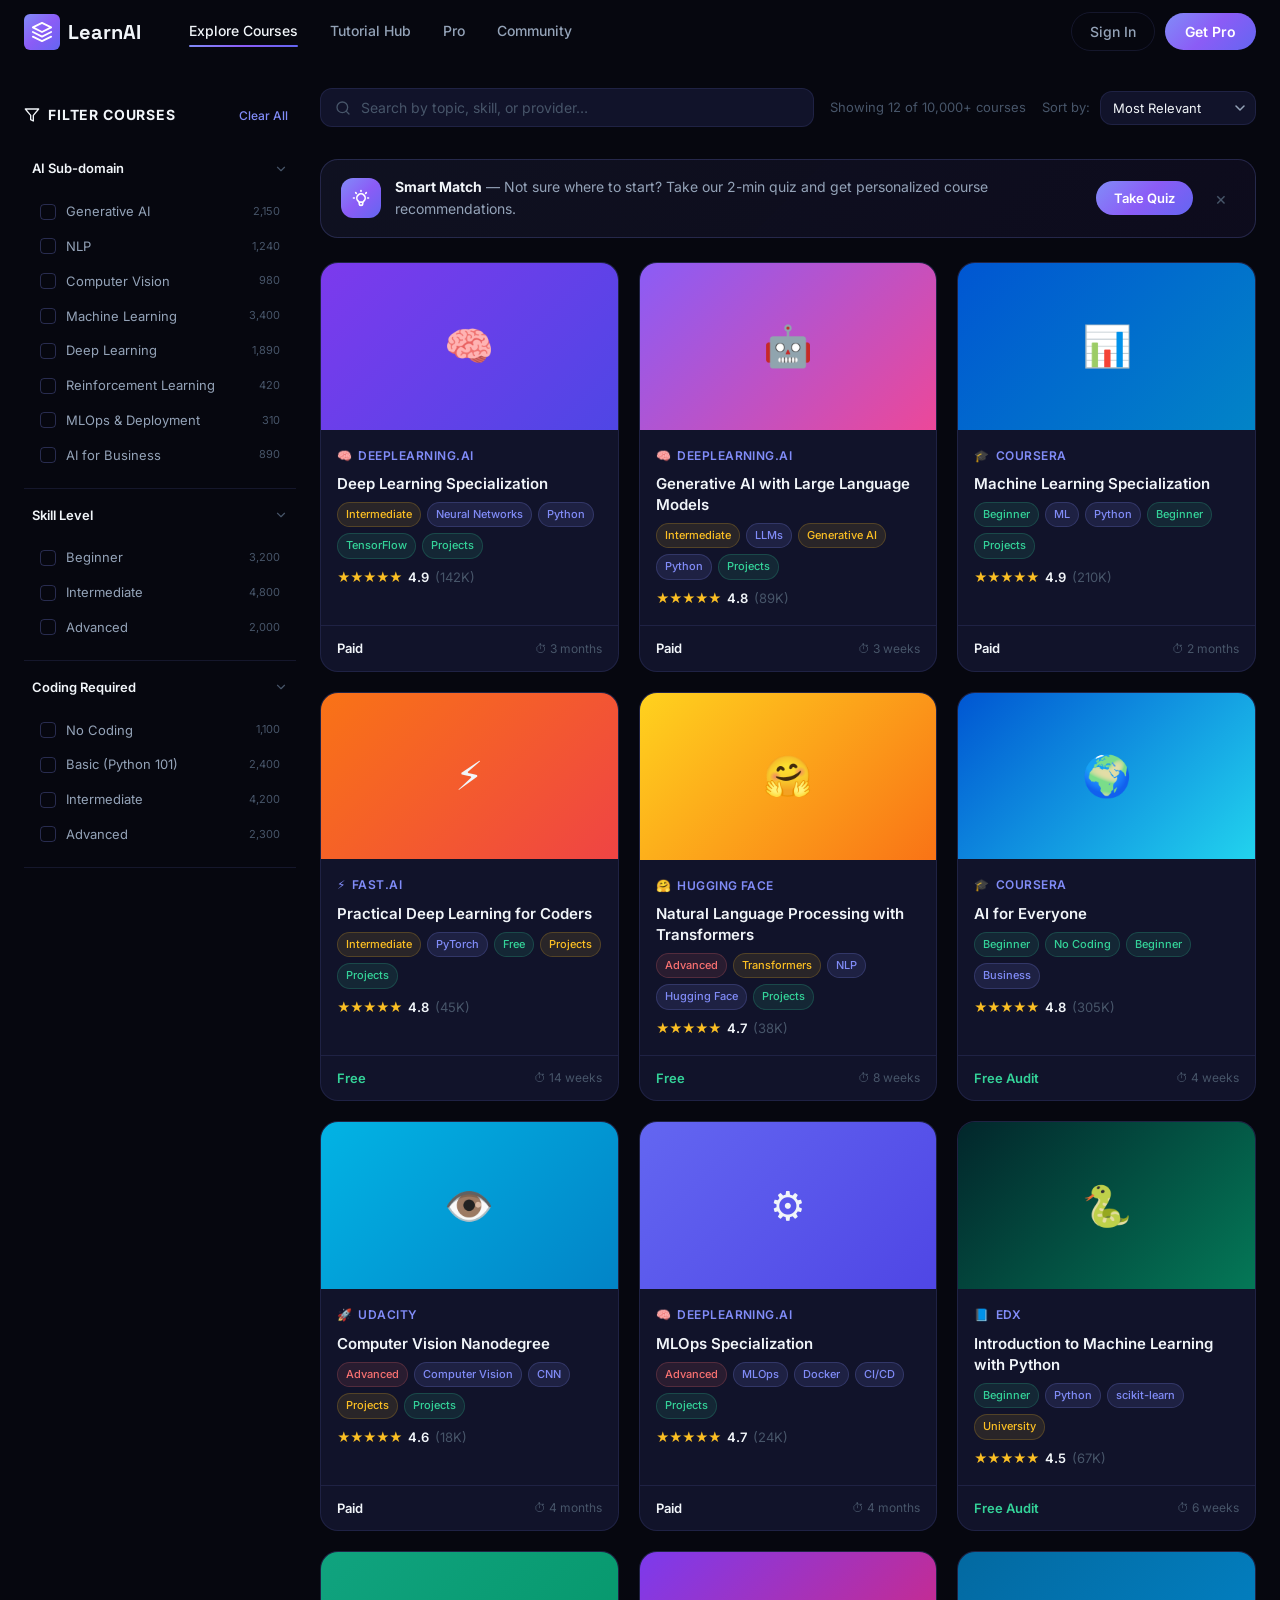
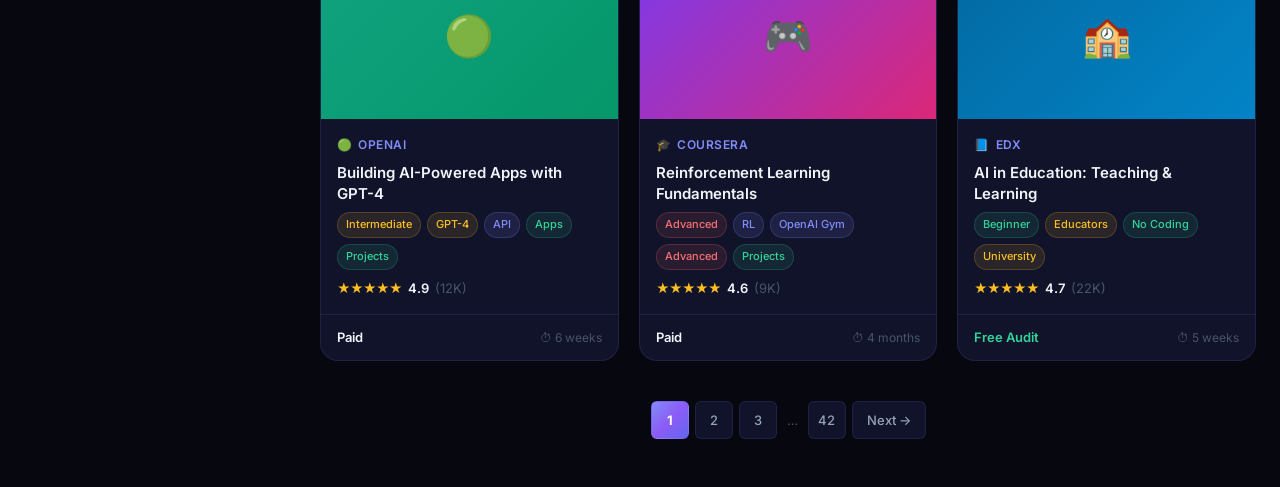
<file: catalog.html>
<!DOCTYPE html>
<html lang="en">

<head>
    <meta charset="UTF-8" />
    <meta name="viewport" content="width=device-width, initial-scale=1.0" />
    <title>Course Catalog – LearnAI</title>
    <meta name="description"
        content="Browse 10,000+ AI courses from every major provider. Advanced filters by AI sub-domain, skill level, certification, and more." />
    <link rel="preconnect" href="https://fonts.googleapis.com" />
    <link
        href="https://fonts.googleapis.com/css2?family=Inter:wght@300;400;500;600;700;800;900&family=Space+Grotesk:wght@400;500;600;700&display=swap"
        rel="stylesheet" />
    <link rel="stylesheet" href="css/style.css" />
    <link rel="stylesheet" href="css/catalog.css" />
</head>

<body>

    <!-- NAV -->
    <nav class="navbar" id="navbar">
        <div class="nav-container">
            <a href="index.html" class="nav-logo">
                <div class="logo-icon">
                    <svg width="22" height="22" viewBox="0 0 24 24" fill="none">
                        <path d="M12 2L2 7l10 5 10-5-10-5zM2 17l10 5 10-5M2 12l10 5 10-5" stroke="currentColor"
                            stroke-width="2" stroke-linecap="round" stroke-linejoin="round" />
                    </svg>
                </div>
                <span>LearnAI</span>
            </a>
            <div class="nav-links">
                <a href="catalog.html" class="nav-link active">Explore Courses</a>
                <a href="tutorial.html" class="nav-link">Tutorial Hub</a>
                <a href="pro.html" class="nav-link">Pro</a>
                <a href="index.html#community" class="nav-link">Community</a>
            </div>
            <div class="nav-actions">
                <button class="btn-ghost" onclick="window.location.href='pro.html'">Sign In</button>
                <button class="btn-primary" onclick="window.location.href='pro.html'">Get Pro</button>
            </div>
            <button class="nav-toggle" id="navToggle" aria-label="Toggle menu">
                <span></span><span></span><span></span>
            </button>
        </div>
    </nav>

    <div class="catalog-layout">

        <!-- SIDEBAR FILTERS -->
        <aside class="sidebar" id="sidebar">
            <div class="sidebar-header">
                <h2><svg width="16" height="16" viewBox="0 0 24 24" fill="none">
                        <path d="M22 3H2l8 9.46V19l4 2v-8.54L22 3z" stroke="currentColor" stroke-width="2"
                            stroke-linecap="round" stroke-linejoin="round" />
                    </svg> Filter Courses</h2>
                <button class="clear-filters" id="clearFilters">Clear All</button>
            </div>

            <!-- AI Sub-domain -->
            <div class="filter-group">
                <div class="filter-group-header" onclick="toggleGroup(this)">
                    <span>AI Sub-domain</span>
                    <svg class="chevron" width="14" height="14" viewBox="0 0 24 24" fill="none">
                        <polyline points="6 9 12 15 18 9" stroke="currentColor" stroke-width="2" stroke-linecap="round"
                            stroke-linejoin="round" />
                    </svg>
                </div>
                <div class="filter-group-body">
                    <label class="filter-check"><input type="checkbox" value="genai" class="filter-cb"
                            data-group="domain"> <span>Generative AI</span><span class="count">2,150</span></label>
                    <label class="filter-check"><input type="checkbox" value="nlp" class="filter-cb"
                            data-group="domain"> <span>NLP</span><span class="count">1,240</span></label>
                    <label class="filter-check"><input type="checkbox" value="cv" class="filter-cb" data-group="domain">
                        <span>Computer Vision</span><span class="count">980</span></label>
                    <label class="filter-check"><input type="checkbox" value="ml" class="filter-cb" data-group="domain">
                        <span>Machine Learning</span><span class="count">3,400</span></label>
                    <label class="filter-check"><input type="checkbox" value="dl" class="filter-cb" data-group="domain">
                        <span>Deep Learning</span><span class="count">1,890</span></label>
                    <label class="filter-check"><input type="checkbox" value="rl" class="filter-cb" data-group="domain">
                        <span>Reinforcement Learning</span><span class="count">420</span></label>
                    <label class="filter-check"><input type="checkbox" value="mlops" class="filter-cb"
                            data-group="domain"> <span>MLOps & Deployment</span><span class="count">310</span></label>
                    <label class="filter-check"><input type="checkbox" value="aibiz" class="filter-cb"
                            data-group="domain"> <span>AI for Business</span><span class="count">890</span></label>
                </div>
            </div>

            <!-- Level -->
            <div class="filter-group">
                <div class="filter-group-header" onclick="toggleGroup(this)">
                    <span>Skill Level</span>
                    <svg class="chevron" width="14" height="14" viewBox="0 0 24 24" fill="none">
                        <polyline points="6 9 12 15 18 9" stroke="currentColor" stroke-width="2" stroke-linecap="round"
                            stroke-linejoin="round" />
                    </svg>
                </div>
                <div class="filter-group-body">
                    <label class="filter-check"><input type="checkbox" value="beginner" class="filter-cb"
                            data-group="level"> <span>Beginner</span><span class="count">3,200</span></label>
                    <label class="filter-check"><input type="checkbox" value="intermediate" class="filter-cb"
                            data-group="level"> <span>Intermediate</span><span class="count">4,800</span></label>
                    <label class="filter-check"><input type="checkbox" value="advanced" class="filter-cb"
                            data-group="level"> <span>Advanced</span><span class="count">2,000</span></label>
                </div>
            </div>

            <!-- Coding Required -->
            <div class="filter-group">
                <div class="filter-group-header" onclick="toggleGroup(this)">
                    <span>Coding Required</span>
                    <svg class="chevron" width="14" height="14" viewBox="0 0 24 24" fill="none">
                        <polyline points="6 9 12 15 18 9" stroke="currentColor" stroke-width="2" stroke-linecap="round"
                            stroke-linejoin="round" />
                    </svg>
                </div>
                <div class="filter-group-body">
                    <label class="filter-check"><input type="checkbox" value="none" class="filter-cb"
                            data-group="coding"> <span>No Coding</span><span class="count">1,100</span></label>
                    <label class="filter-check"><input type="checkbox" value="basic" class="filter-cb"
                            data-group="coding"> <span>Basic (Python 101)</span><span class="count">2,400</span></label>
                    <label class="filter-check"><input type="checkbox" value="intermediate-coding" class="filter-cb"
                            data-group="coding"> <span>Intermediate</span><span class="count">4,200</span></label>
                    <label class="filter-check"><input type="checkbox" value="advanced-coding" class="filter-cb"
                            data-group="coding"> <span>Advanced</span><span class="count">2,300</span></label>
                </div>
            </div>

            <!-- Instructor Type -->
            <div class="filter-group">
                <div class="filter-group-header" onclick="toggleGroup(this)">
                    <span>Instructor Type</span>
                    <svg class="chevron" width="14" height="14" viewBox="0 0 24 24" fill="none">
                        <polyline points="6 9 12 15 18 9" stroke="currentColor" stroke-width="2" stroke-linecap="round"
                            stroke-linejoin="round" />
                    </svg>
                </div>
                <div class="filter-group-body">
                    <label class="filter-radio"><input type="radio" name="instructor" value="all" checked
                            class="filter-rb"> <span>All</span></label>
                    <label class="filter-radio"><input type="radio" name="instructor" value="industry"
                            class="filter-rb"> <span>Industry Practitioners</span></label>
                    <label class="filter-radio"><input type="radio" name="instructor" value="academia"
                            class="filter-rb"> <span>Academia / Research</span></label>
                </div>
            </div>

            <!-- Hands-on Projects -->
            <div class="filter-group">
                <div class="filter-group-header" onclick="toggleGroup(this)">
                    <span>Hands-on Projects</span>
                    <svg class="chevron" width="14" height="14" viewBox="0 0 24 24" fill="none">
                        <polyline points="6 9 12 15 18 9" stroke="currentColor" stroke-width="2" stroke-linecap="round"
                            stroke-linejoin="round" />
                    </svg>
                </div>
                <div class="filter-group-body">
                    <label class="filter-check"><input type="checkbox" value="projects" class="filter-cb"
                            data-group="projects" id="projectsFilter"> <span>Includes Projects</span></label>
                </div>
            </div>

            <!-- Certificate Type -->
            <div class="filter-group">
                <div class="filter-group-header" onclick="toggleGroup(this)">
                    <span>Certificate Type</span>
                    <svg class="chevron" width="14" height="14" viewBox="0 0 24 24" fill="none">
                        <polyline points="6 9 12 15 18 9" stroke="currentColor" stroke-width="2" stroke-linecap="round"
                            stroke-linejoin="round" />
                    </svg>
                </div>
                <div class="filter-group-body">
                    <label class="filter-check"><input type="checkbox" value="university-credit" class="filter-cb"
                            data-group="cert"> <span>University Credit</span></label>
                    <label class="filter-check"><input type="checkbox" value="verified" class="filter-cb"
                            data-group="cert"> <span>Verified Certificate</span></label>
                    <label class="filter-check"><input type="checkbox" value="professional" class="filter-cb"
                            data-group="cert"> <span>Professional Certificate</span></label>
                    <label class="filter-check"><input type="checkbox" value="free-audit" class="filter-cb"
                            data-group="cert"> <span>Free Audit Available</span></label>
                </div>
            </div>

            <!-- Provider -->
            <div class="filter-group">
                <div class="filter-group-header" onclick="toggleGroup(this)">
                    <span>Provider</span>
                    <svg class="chevron" width="14" height="14" viewBox="0 0 24 24" fill="none">
                        <polyline points="6 9 12 15 18 9" stroke="currentColor" stroke-width="2" stroke-linecap="round"
                            stroke-linejoin="round" />
                    </svg>
                </div>
                <div class="filter-group-body">
                    <label class="filter-check"><input type="checkbox" value="coursera" class="filter-cb"
                            data-group="provider"> <span>Coursera</span><span class="count">2,100</span></label>
                    <label class="filter-check"><input type="checkbox" value="edx" class="filter-cb"
                            data-group="provider"> <span>edX</span><span class="count">1,400</span></label>
                    <label class="filter-check"><input type="checkbox" value="deepai" class="filter-cb"
                            data-group="provider"> <span>DeepLearning.AI</span><span class="count">80</span></label>
                    <label class="filter-check"><input type="checkbox" value="udacity" class="filter-cb"
                            data-group="provider"> <span>Udacity</span><span class="count">450</span></label>
                    <label class="filter-check"><input type="checkbox" value="fastai" class="filter-cb"
                            data-group="provider"> <span>Fast.ai</span><span class="count">20</span></label>
                    <label class="filter-check"><input type="checkbox" value="linkedin" class="filter-cb"
                            data-group="provider"> <span>LinkedIn Learning</span><span class="count">890</span></label>
                    <label class="filter-check"><input type="checkbox" value="huggingface" class="filter-cb"
                            data-group="provider"> <span>Hugging Face</span><span class="count">60</span></label>
                </div>
            </div>

            <!-- Community Paths toggle -->
            <div class="filter-group">
                <div class="filter-group-header" onclick="toggleGroup(this)">
                    <span>Community Paths</span>
                    <svg class="chevron" width="14" height="14" viewBox="0 0 24 24" fill="none">
                        <polyline points="6 9 12 15 18 9" stroke="currentColor" stroke-width="2" stroke-linecap="round"
                            stroke-linejoin="round" />
                    </svg>
                </div>
                <div class="filter-group-body">
                    <label class="filter-check"><input type="checkbox" value="community-paths" class="filter-cb"
                            data-group="community"> <span>In Community Paths</span></label>
                </div>
            </div>

            <!-- Price -->
            <div class="filter-group">
                <div class="filter-group-header" onclick="toggleGroup(this)">
                    <span>Price</span>
                    <svg class="chevron" width="14" height="14" viewBox="0 0 24 24" fill="none">
                        <polyline points="6 9 12 15 18 9" stroke="currentColor" stroke-width="2" stroke-linecap="round"
                            stroke-linejoin="round" />
                    </svg>
                </div>
                <div class="filter-group-body">
                    <label class="filter-check"><input type="checkbox" value="free" class="filter-cb"
                            data-group="price"> <span>Free</span><span class="count">1,800</span></label>
                    <label class="filter-check"><input type="checkbox" value="paid" class="filter-cb"
                            data-group="price"> <span>Paid</span><span class="count">8,200</span></label>
                </div>
            </div>

        </aside>

        <!-- MAIN CONTENT -->
        <main class="catalog-main">
            <!-- Toolbar -->
            <div class="catalog-toolbar">
                <div class="toolbar-left">
                    <div class="search-bar-catalog">
                        <svg width="16" height="16" viewBox="0 0 24 24" fill="none">
                            <circle cx="11" cy="11" r="8" stroke="currentColor" stroke-width="2" />
                            <path d="m21 21-4.35-4.35" stroke="currentColor" stroke-width="2" stroke-linecap="round" />
                        </svg>
                        <input type="text" id="catalogSearch" placeholder="Search by topic, skill, or provider…" />
                    </div>
                    <span class="results-count" id="resultsCount">Showing 24 of 10,000+ courses</span>
                </div>
                <div class="toolbar-right">
                    <span class="sort-label">Sort by:</span>
                    <select id="sortSelect" class="sort-select">
                        <option value="relevant">Most Relevant</option>
                        <option value="rating">Highest Rated</option>
                        <option value="popular">Most Popular</option>
                        <option value="newest">Newest</option>
                        <option value="price-asc">Price: Low to High</option>
                    </select>
                </div>
            </div>

            <!-- Active Filters Pills -->
            <div class="active-filters" id="activeFilters"></div>

            <!-- SmartMatch Banner -->
            <div class="smartmatch-banner" id="smartmatchBanner">
                <div class="sm-icon">
                    <svg width="20" height="20" viewBox="0 0 24 24" fill="none">
                        <path
                            d="M9.663 17h4.673M12 3v1m6.364 1.636l-.707.707M21 12h-1M4 12H3m3.343-5.657l-.707-.707m2.828 9.9a5 5 0 117.072 0l-.548.547A3.374 3.374 0 0014 18.469V19a2 2 0 11-4 0v-.531c0-.895-.356-1.754-.988-2.386l-.548-.547z"
                            stroke="currentColor" stroke-width="2" stroke-linecap="round" stroke-linejoin="round" />
                    </svg>
                </div>
                <div class="sm-text">
                    <strong>Smart Match</strong> — Not sure where to start? Take our 2-min quiz and get personalized
                    course recommendations.
                </div>
                <button class="btn-sm-primary" id="smartMatchBtn">Take Quiz</button>
                <button class="sm-close"
                    onclick="document.getElementById('smartmatchBanner').style.display='none'">×</button>
            </div>

            <!-- Course Grid -->
            <div class="courses-grid catalog-grid" id="catalogGrid">
                <!-- Populated by JS -->
            </div>

            <!-- Pagination -->
            <div class="pagination" id="pagination">
                <button class="page-btn active">1</button>
                <button class="page-btn">2</button>
                <button class="page-btn">3</button>
                <span class="page-dots">…</span>
                <button class="page-btn">42</button>
                <button class="page-btn page-next">Next →</button>
            </div>
        </main>
    </div>

    <!-- SMART MATCH MODAL -->
    <div class="modal-overlay" id="smartMatchModal" style="display:none;">
        <div class="modal">
            <button class="modal-close" onclick="closeSmartMatch()">×</button>
            <div class="modal-header">
                <div class="modal-icon">✨</div>
                <h3>Smart Course Match</h3>
                <p>Answer 3 quick questions to get your personalized AI learning path</p>
            </div>
            <div class="quiz-steps" id="quizSteps">
                <div class="quiz-step active" data-step="1">
                    <h4>What's your AI experience level?</h4>
                    <div class="quiz-options">
                        <button class="quiz-opt" onclick="selectQuizOpt(this, 1)">🌱 Complete Beginner</button>
                        <button class="quiz-opt" onclick="selectQuizOpt(this, 1)">📊 I know basic ML</button>
                        <button class="quiz-opt" onclick="selectQuizOpt(this, 1)">🧠 I build AI models</button>
                        <button class="quiz-opt" onclick="selectQuizOpt(this, 1)">🚀 Advanced Researcher</button>
                    </div>
                </div>
                <div class="quiz-step" data-step="2">
                    <h4>What's your primary goal?</h4>
                    <div class="quiz-options">
                        <button class="quiz-opt" onclick="selectQuizOpt(this, 2)">💼 Career change into AI</button>
                        <button class="quiz-opt" onclick="selectQuizOpt(this, 2)">📈 Upskill in current role</button>
                        <button class="quiz-opt" onclick="selectQuizOpt(this, 2)">🏫 Teaching AI concepts</button>
                        <button class="quiz-opt" onclick="selectQuizOpt(this, 2)">🔬 Personal projects</button>
                    </div>
                </div>
                <div class="quiz-step" data-step="3">
                    <h4>Which AI area excites you most?</h4>
                    <div class="quiz-options">
                        <button class="quiz-opt" onclick="selectQuizOpt(this, 3)">🤖 Generative AI & LLMs</button>
                        <button class="quiz-opt" onclick="selectQuizOpt(this, 3)">👁️ Computer Vision</button>
                        <button class="quiz-opt" onclick="selectQuizOpt(this, 3)">💬 NLP & Chatbots</button>
                        <button class="quiz-opt" onclick="selectQuizOpt(this, 3)">📊 Data Science & ML</button>
                    </div>
                </div>
            </div>
            <div class="quiz-result" id="quizResult" style="display:none;">
                <div class="result-icon">🎯</div>
                <h4>Your Personalized Path</h4>
                <p id="resultText">Based on your answers, we recommend starting with the <strong>AI for
                        Everyone</strong> pathway…</p>
                <button class="btn-primary" onclick="window.location.href='catalog.html'; closeSmartMatch()">See My
                    Courses</button>
            </div>
        </div>
    </div>

    <script src="js/data.js"></script>
    <script src="js/catalog.js"></script>
    <script src="js/nav.js"></script>
</body>

</html>
</file>
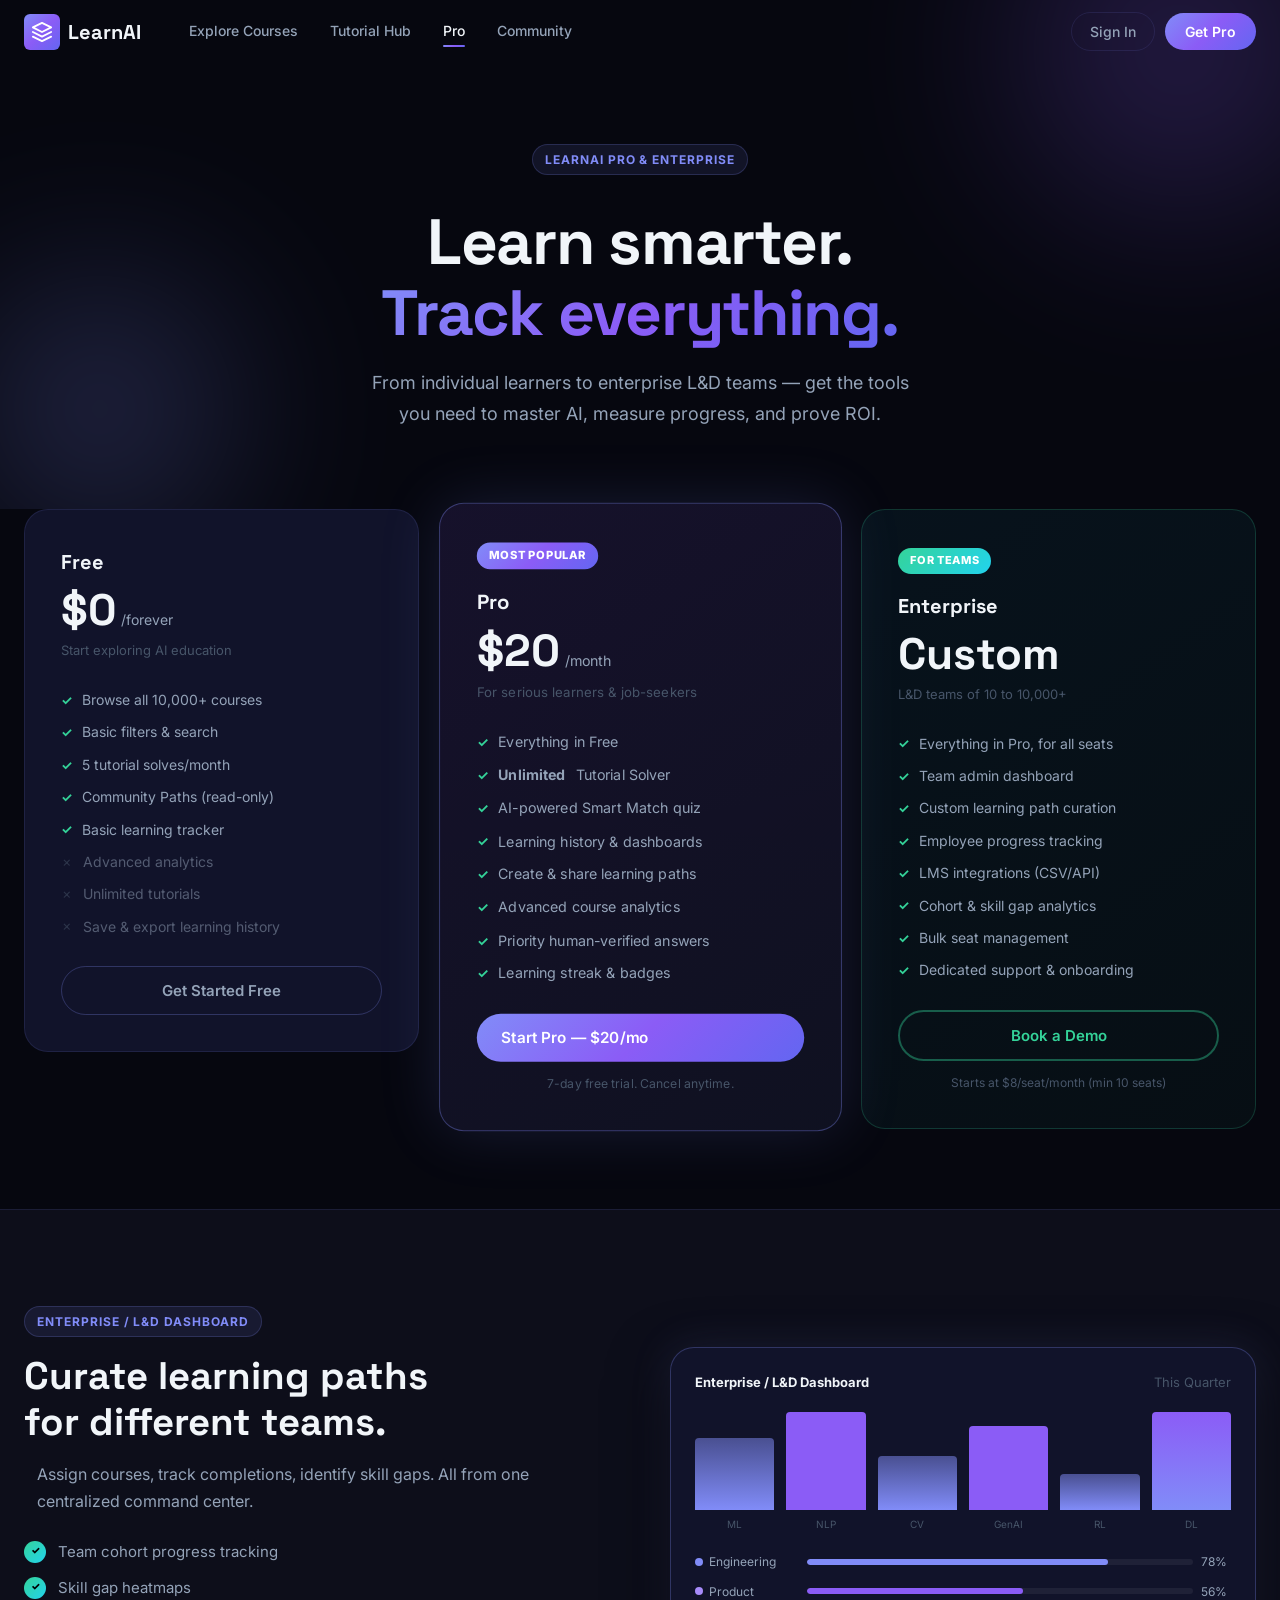
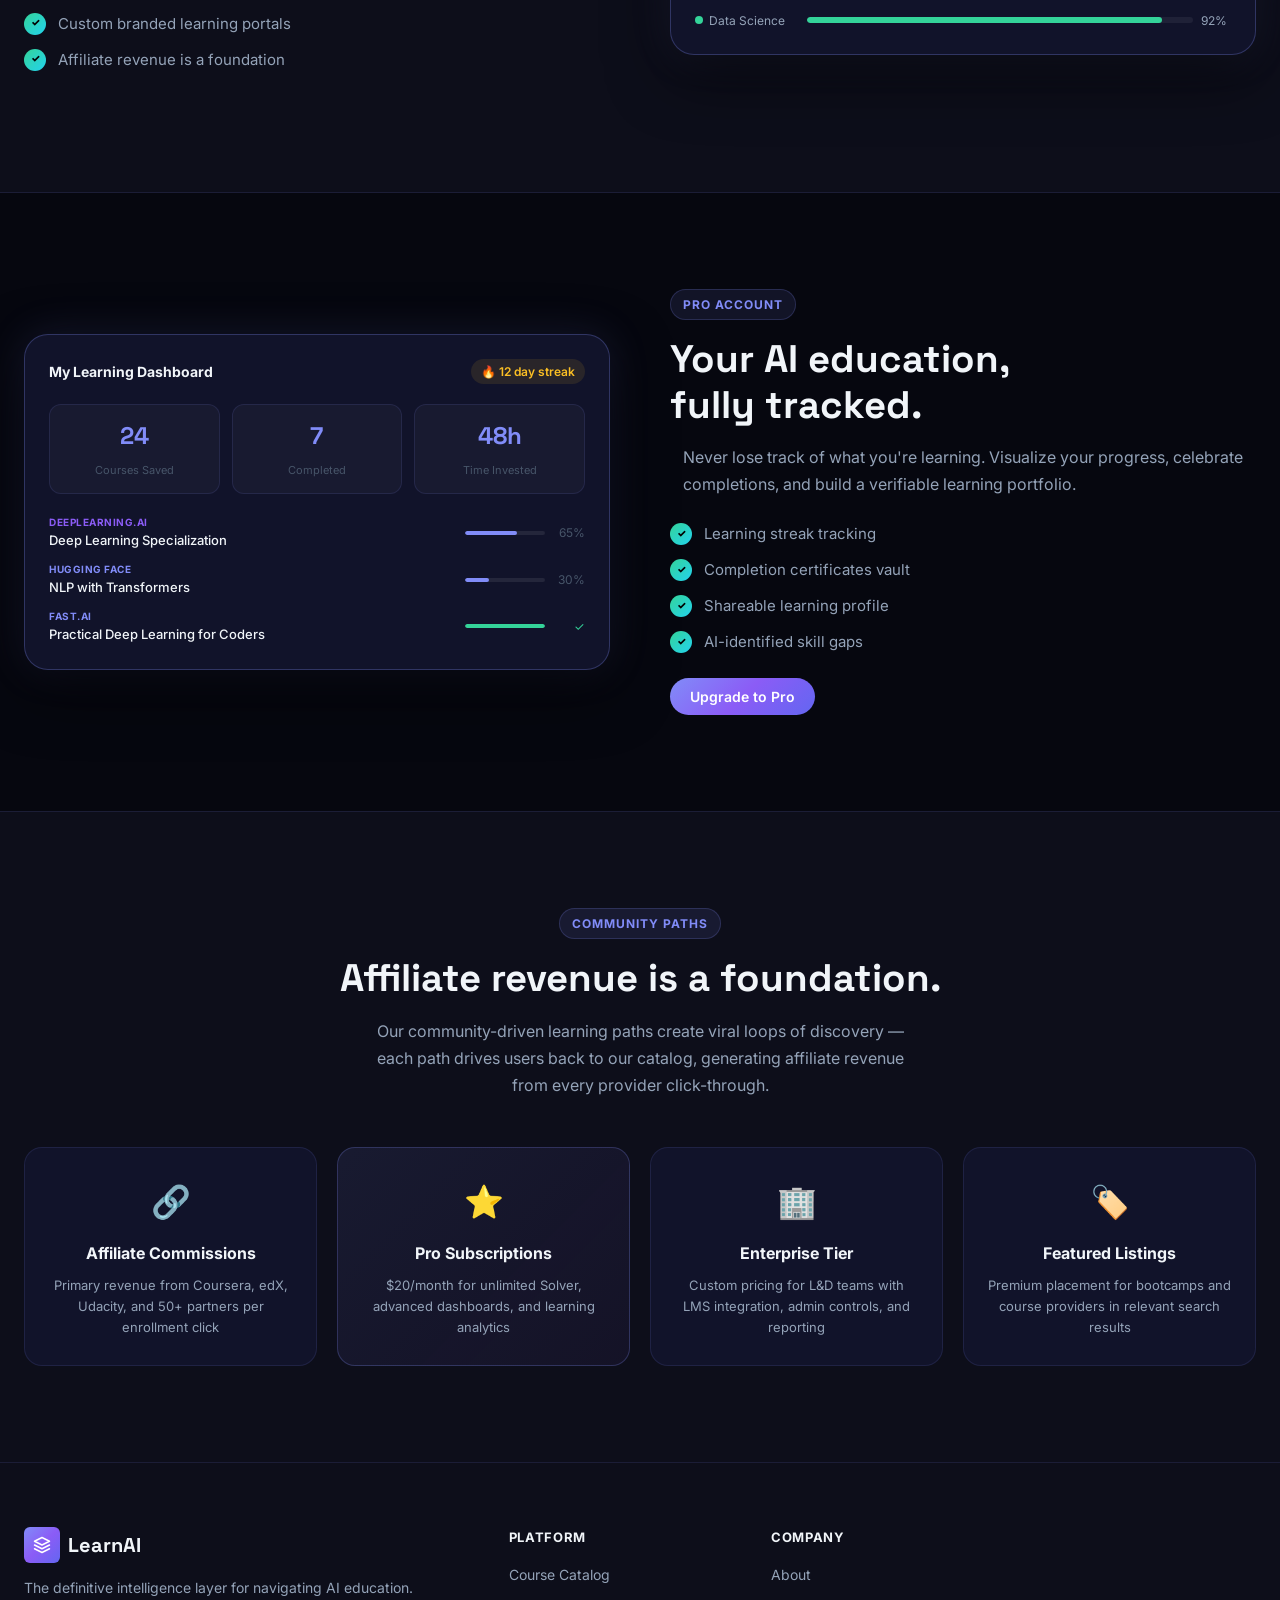
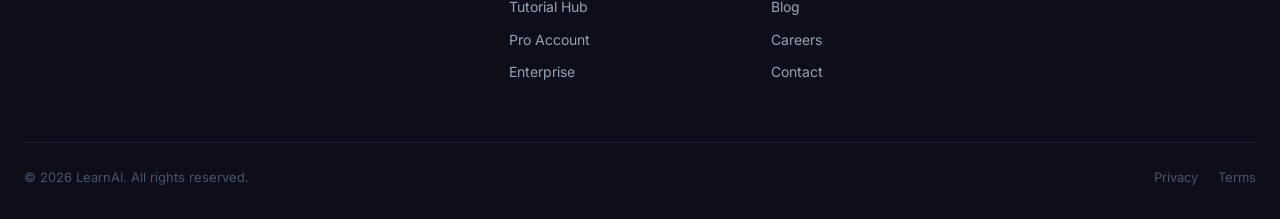
<file: pro.html>
<!DOCTYPE html>
<html lang="en">

<head>
    <meta charset="UTF-8" />
    <meta name="viewport" content="width=device-width, initial-scale=1.0" />
    <title>Pro & Enterprise – LearnAI</title>
    <meta name="description"
        content="LearnAI Pro and Enterprise plans. Advanced analytics, L&D dashboards, team learning paths, and unlimited AI tutorials." />
    <link rel="preconnect" href="https://fonts.googleapis.com" />
    <link
        href="https://fonts.googleapis.com/css2?family=Inter:wght@300;400;500;600;700;800;900&family=Space+Grotesk:wght@400;500;600;700&display=swap"
        rel="stylesheet" />
    <link rel="stylesheet" href="css/style.css" />
    <link rel="stylesheet" href="css/pro.css" />
</head>

<body>

    <!-- NAV -->
    <nav class="navbar" id="navbar">
        <div class="nav-container">
            <a href="index.html" class="nav-logo">
                <div class="logo-icon">
                    <svg width="22" height="22" viewBox="0 0 24 24" fill="none">
                        <path d="M12 2L2 7l10 5 10-5-10-5zM2 17l10 5 10-5M2 12l10 5 10-5" stroke="currentColor"
                            stroke-width="2" stroke-linecap="round" stroke-linejoin="round" />
                    </svg>
                </div>
                <span>LearnAI</span>
            </a>
            <div class="nav-links">
                <a href="catalog.html" class="nav-link">Explore Courses</a>
                <a href="tutorial.html" class="nav-link">Tutorial Hub</a>
                <a href="pro.html" class="nav-link active">Pro</a>
                <a href="index.html#community" class="nav-link">Community</a>
            </div>
            <div class="nav-actions">
                <button class="btn-ghost">Sign In</button>
                <button class="btn-primary">Get Pro</button>
            </div>
            <button class="nav-toggle" id="navToggle" aria-label="Toggle menu">
                <span></span><span></span><span></span>
            </button>
        </div>
    </nav>

    <!-- HERO -->
    <section class="pro-hero">
        <div class="pro-hero-bg">
            <div class="pro-orb pro-orb1"></div>
            <div class="pro-orb pro-orb2"></div>
        </div>
        <div class="container">
            <div class="pro-hero-content">
                <span class="section-tag">LearnAI Pro & Enterprise</span>
                <h1>Learn smarter.<br /><span class="gradient-text">Track everything.</span></h1>
                <p>From individual learners to enterprise L&D teams — get the tools you need to master AI, measure
                    progress, and prove ROI.</p>
            </div>
        </div>
    </section>

    <!-- PRICING CARDS -->
    <section class="section pricing-section" id="pricing">
        <div class="container">
            <div class="pricing-grid">
                <!-- Free -->
                <div class="pricing-card" id="planFree">
                    <div class="plan-header">
                        <span class="plan-name">Free</span>
                        <div class="plan-price"><span class="price-num">$0</span><span
                                class="price-period">/forever</span></div>
                        <p class="plan-tagline">Start exploring AI education</p>
                    </div>
                    <ul class="plan-features">
                        <li><span class="feat-check">✓</span> Browse all 10,000+ courses</li>
                        <li><span class="feat-check">✓</span> Basic filters & search</li>
                        <li><span class="feat-check">✓</span> 5 tutorial solves/month</li>
                        <li><span class="feat-check">✓</span> Community Paths (read-only)</li>
                        <li><span class="feat-check">✓</span> Basic learning tracker</li>
                        <li class="feat-no"><span class="feat-x">✗</span> Advanced analytics</li>
                        <li class="feat-no"><span class="feat-x">✗</span> Unlimited tutorials</li>
                        <li class="feat-no"><span class="feat-x">✗</span> Save & export learning history</li>
                    </ul>
                    <button class="btn-plan-ghost">Get Started Free</button>
                </div>

                <!-- Pro (featured) -->
                <div class="pricing-card featured-plan" id="planPro">
                    <div class="plan-badge">Most Popular</div>
                    <div class="plan-header">
                        <span class="plan-name">Pro</span>
                        <div class="plan-price"><span class="price-num">$20</span><span
                                class="price-period">/month</span></div>
                        <p class="plan-tagline">For serious learners & job-seekers</p>
                    </div>
                    <ul class="plan-features">
                        <li><span class="feat-check">✓</span> Everything in Free</li>
                        <li><span class="feat-check">✓</span> <strong>Unlimited</strong> Tutorial Solver</li>
                        <li><span class="feat-check">✓</span> AI-powered Smart Match quiz</li>
                        <li><span class="feat-check">✓</span> Learning history & dashboards</li>
                        <li><span class="feat-check">✓</span> Create & share learning paths</li>
                        <li><span class="feat-check">✓</span> Advanced course analytics</li>
                        <li><span class="feat-check">✓</span> Priority human-verified answers</li>
                        <li><span class="feat-check">✓</span> Learning streak & badges</li>
                    </ul>
                    <button class="btn-primary btn-plan-primary" onclick="openCheckout('pro')">Start Pro —
                        $20/mo</button>
                    <p class="plan-trial">7-day free trial. Cancel anytime.</p>
                </div>

                <!-- Enterprise -->
                <div class="pricing-card enterprise-plan" id="planEnterprise">
                    <div class="plan-badge enterprise-badge">For Teams</div>
                    <div class="plan-header">
                        <span class="plan-name">Enterprise</span>
                        <div class="plan-price"><span class="price-num">Custom</span></div>
                        <p class="plan-tagline">L&D teams of 10 to 10,000+</p>
                    </div>
                    <ul class="plan-features">
                        <li><span class="feat-check">✓</span> Everything in Pro, for all seats</li>
                        <li><span class="feat-check">✓</span> Team admin dashboard</li>
                        <li><span class="feat-check">✓</span> Custom learning path curation</li>
                        <li><span class="feat-check">✓</span> Employee progress tracking</li>
                        <li><span class="feat-check">✓</span> LMS integrations (CSV/API)</li>
                        <li><span class="feat-check">✓</span> Cohort & skill gap analytics</li>
                        <li><span class="feat-check">✓</span> Bulk seat management</li>
                        <li><span class="feat-check">✓</span> Dedicated support & onboarding</li>
                    </ul>
                    <button class="btn-plan-outline" onclick="openDemo()">Book a Demo</button>
                    <p class="plan-trial">Starts at $8/seat/month (min 10 seats)</p>
                </div>
            </div>
        </div>
    </section>

    <!-- ENTERPRISE DASHBOARD PREVIEW -->
    <section class="section enterprise-dashboard-section">
        <div class="container">
            <div class="ed-grid">
                <div class="ed-left">
                    <span class="section-tag">Enterprise / L&D Dashboard</span>
                    <h2 class="section-title">Curate learning paths<br />for different teams.</h2>
                    <p class="section-subtitle">Assign courses, track completions, identify skill gaps. All from one
                        centralized command center.</p>
                    <ul class="feature-list">
                        <li>
                            <div class="feature-icon">✓</div> Team cohort progress tracking
                        </li>
                        <li>
                            <div class="feature-icon">✓</div> Skill gap heatmaps
                        </li>
                        <li>
                            <div class="feature-icon">✓</div> Custom branded learning portals
                        </li>
                        <li>
                            <div class="feature-icon">✓</div> Affiliate revenue is a foundation
                        </li>
                    </ul>
                </div>
                <div class="ed-right">
                    <div class="dashboard-mock">
                        <div class="dash-header">
                            <span class="dash-title">Enterprise / L&D Dashboard</span>
                            <span class="dash-period">This Quarter</span>
                        </div>
                        <!-- Chart bars -->
                        <div class="dash-chart">
                            <div class="chart-bar-group">
                                <div class="chart-bar" style="height:60%"></div>
                                <span>ML</span>
                            </div>
                            <div class="chart-bar-group">
                                <div class="chart-bar" style="height:85%;background:var(--accent-violet)"></div>
                                <span>NLP</span>
                            </div>
                            <div class="chart-bar-group">
                                <div class="chart-bar" style="height:45%"></div>
                                <span>CV</span>
                            </div>
                            <div class="chart-bar-group">
                                <div class="chart-bar" style="height:70%;background:var(--accent-violet)"></div>
                                <span>GenAI</span>
                            </div>
                            <div class="chart-bar-group">
                                <div class="chart-bar" style="height:30%"></div>
                                <span>RL</span>
                            </div>
                            <div class="chart-bar-group">
                                <div class="chart-bar"
                                    style="height:90%;background:linear-gradient(to top,var(--accent-indigo),var(--accent-violet))">
                                </div>
                                <span>DL</span>
                            </div>
                        </div>
                        <div class="dash-teams">
                            <div class="dash-team">
                                <div class="team-info">
                                    <div class="team-dot" style="background:#818cf8"></div>
                                    <span>Engineering</span>
                                </div>
                                <div class="team-progress">
                                    <div class="progress-bar">
                                        <div class="progress-fill" style="width:78%"></div>
                                    </div>
                                    <span>78%</span>
                                </div>
                            </div>
                            <div class="dash-team">
                                <div class="team-info">
                                    <div class="team-dot" style="background:#a78bfa"></div>
                                    <span>Product</span>
                                </div>
                                <div class="team-progress">
                                    <div class="progress-bar">
                                        <div class="progress-fill" style="width:56%;background:var(--accent-violet)">
                                        </div>
                                    </div>
                                    <span>56%</span>
                                </div>
                            </div>
                            <div class="dash-team">
                                <div class="team-info">
                                    <div class="team-dot" style="background:#34d399"></div>
                                    <span>Data Science</span>
                                </div>
                                <div class="team-progress">
                                    <div class="progress-bar">
                                        <div class="progress-fill" style="width:92%;background:var(--accent-green)">
                                        </div>
                                    </div>
                                    <span>92%</span>
                                </div>
                            </div>
                        </div>
                    </div>
                </div>
            </div>
        </div>
    </section>

    <!-- PRO LEARNER DASHBOARD PREVIEW -->
    <section class="section pro-dashboard-section">
        <div class="container">
            <div class="pro-dash-grid">
                <div class="pro-dash-mockup">
                    <div class="pro-dash-card">
                        <div class="pdc-header">
                            <span>My Learning Dashboard</span>
                            <span class="pdc-streak">🔥 12 day streak</span>
                        </div>
                        <div class="pdc-stats">
                            <div class="pdc-stat"><span class="pdc-num">24</span><span class="pdc-l">Courses
                                    Saved</span></div>
                            <div class="pdc-stat"><span class="pdc-num">7</span><span class="pdc-l">Completed</span>
                            </div>
                            <div class="pdc-stat"><span class="pdc-num">48h</span><span class="pdc-l">Time
                                    Invested</span></div>
                        </div>
                        <div class="pdc-courses">
                            <div class="pdc-course in-progress">
                                <div class="pdc-course-info">
                                    <span class="pdc-provider">DeepLearning.AI</span>
                                    <span class="pdc-title">Deep Learning Specialization</span>
                                </div>
                                <div class="pdc-bar">
                                    <div style="width:65%"></div>
                                </div>
                                <span class="pdc-pct">65%</span>
                            </div>
                            <div class="pdc-course">
                                <div class="pdc-course-info">
                                    <span class="pdc-provider">Hugging Face</span>
                                    <span class="pdc-title">NLP with Transformers</span>
                                </div>
                                <div class="pdc-bar">
                                    <div style="width:30%"></div>
                                </div>
                                <span class="pdc-pct">30%</span>
                            </div>
                            <div class="pdc-course completed">
                                <div class="pdc-course-info">
                                    <span class="pdc-provider">Fast.ai</span>
                                    <span class="pdc-title">Practical Deep Learning for Coders</span>
                                </div>
                                <div class="pdc-bar">
                                    <div style="width:100%"></div>
                                </div>
                                <span class="pdc-pct">✓</span>
                            </div>
                        </div>
                    </div>
                </div>
                <div class="pro-dash-right">
                    <span class="section-tag">Pro Account</span>
                    <h2 class="section-title">Your AI education,<br />fully tracked.</h2>
                    <p class="section-subtitle">Never lose track of what you're learning. Visualize your progress,
                        celebrate completions, and build a verifiable learning portfolio.</p>
                    <ul class="feature-list">
                        <li>
                            <div class="feature-icon">✓</div> Learning streak tracking
                        </li>
                        <li>
                            <div class="feature-icon">✓</div> Completion certificates vault
                        </li>
                        <li>
                            <div class="feature-icon">✓</div> Shareable learning profile
                        </li>
                        <li>
                            <div class="feature-icon">✓</div> AI-identified skill gaps
                        </li>
                    </ul>
                    <button class="btn-primary" onclick="openCheckout('pro')">Upgrade to Pro</button>
                </div>
            </div>
        </div>
    </section>

    <!-- COMMUNITY PATHS MENTION -->
    <section class="section community-paths-section">
        <div class="container">
            <div class="section-header">
                <span class="section-tag">Community Paths</span>
                <h2 class="section-title">Affiliate revenue is a foundation.</h2>
                <p class="section-subtitle">Our community-driven learning paths create viral loops of discovery — each
                    path drives users back to our catalog, generating affiliate revenue from every provider
                    click-through.</p>
            </div>
            <div class="monetization-cards">
                <div class="mono-card">
                    <div class="mono-icon">🔗</div>
                    <h4>Affiliate Commissions</h4>
                    <p>Primary revenue from Coursera, edX, Udacity, and 50+ partners per enrollment click</p>
                </div>
                <div class="mono-card featured-mono">
                    <div class="mono-icon">⭐</div>
                    <h4>Pro Subscriptions</h4>
                    <p>$20/month for unlimited Solver, advanced dashboards, and learning analytics</p>
                </div>
                <div class="mono-card">
                    <div class="mono-icon">🏢</div>
                    <h4>Enterprise Tier</h4>
                    <p>Custom pricing for L&D teams with LMS integration, admin controls, and reporting</p>
                </div>
                <div class="mono-card">
                    <div class="mono-icon">🏷️</div>
                    <h4>Featured Listings</h4>
                    <p>Premium placement for bootcamps and course providers in relevant search results</p>
                </div>
            </div>
        </div>
    </section>

    <!-- CHECKOUT MODAL -->
    <div class="modal-overlay" id="checkoutModal" style="display:none;">
        <div class="modal modal-sm">
            <button class="modal-close" onclick="closeCheckout()">×</button>
            <div class="checkout-header">
                <div class="checkout-icon">🚀</div>
                <h3>Start your Pro journey</h3>
                <p>7-day free trial, then $20/month. Cancel anytime.</p>
            </div>
            <form class="checkout-form" onsubmit="submitCheckout(event)">
                <input type="email" placeholder="Your email address" class="checkout-input" required />
                <input type="text" placeholder="Full name" class="checkout-input" required />
                <div class="card-row">
                    <input type="text" placeholder="Card number" class="checkout-input" style="flex:2" />
                    <input type="text" placeholder="MM/YY" class="checkout-input" style="flex:1" />
                    <input type="text" placeholder="CVV" class="checkout-input" style="flex:1" />
                </div>
                <button type="submit" class="btn-primary" style="width:100%;margin-top:8px">Start Free Trial</button>
            </form>
            <p class="checkout-secure">🔒 Secured by Stripe. SSL encrypted.</p>
        </div>
    </div>

    <!-- DEMO MODAL -->
    <div class="modal-overlay" id="demoModal" style="display:none;">
        <div class="modal modal-sm">
            <button class="modal-close" onclick="closeDemo()">×</button>
            <div class="checkout-header">
                <div class="checkout-icon">🏢</div>
                <h3>Book an Enterprise Demo</h3>
                <p>We'll set up your L&D dashboard and walk you through everything in 30 minutes.</p>
            </div>
            <form class="checkout-form" onsubmit="submitDemo(event)">
                <input type="text" placeholder="Your name" class="checkout-input" required />
                <input type="email" placeholder="Work email" class="checkout-input" required />
                <input type="text" placeholder="Company name" class="checkout-input" required />
                <input type="text" placeholder="Team size" class="checkout-input" required />
                <button type="submit" class="btn-primary" style="width:100%;margin-top:8px">Book Demo</button>
            </form>
        </div>
    </div>

    <!-- FOOTER -->
    <footer class="footer">
        <div class="container">
            <div class="footer-grid">
                <div class="footer-brand">
                    <a href="index.html" class="nav-logo">
                        <div class="logo-icon">
                            <svg width="18" height="18" viewBox="0 0 24 24" fill="none">
                                <path d="M12 2L2 7l10 5 10-5-10-5zM2 17l10 5 10-5M2 12l10 5 10-5" stroke="currentColor"
                                    stroke-width="2" stroke-linecap="round" stroke-linejoin="round" />
                            </svg>
                        </div>
                        <span>LearnAI</span>
                    </a>
                    <p>The definitive intelligence layer for navigating AI education.</p>
                </div>
                <div class="footer-col">
                    <h4>Platform</h4>
                    <a href="catalog.html">Course Catalog</a>
                    <a href="tutorial.html">Tutorial Hub</a>
                    <a href="pro.html">Pro Account</a>
                    <a href="pro.html">Enterprise</a>
                </div>
                <div class="footer-col">
                    <h4>Company</h4>
                    <a href="#">About</a>
                    <a href="#">Blog</a>
                    <a href="#">Careers</a>
                    <a href="#">Contact</a>
                </div>
            </div>
            <div class="footer-bottom">
                <span>© 2026 LearnAI. All rights reserved.</span>
                <div class="footer-links">
                    <a href="#">Privacy</a>
                    <a href="#">Terms</a>
                </div>
            </div>
        </div>
    </footer>

    <script src="js/nav.js"></script>
    <script src="js/pro.js"></script>
</body>

</html>
</file>
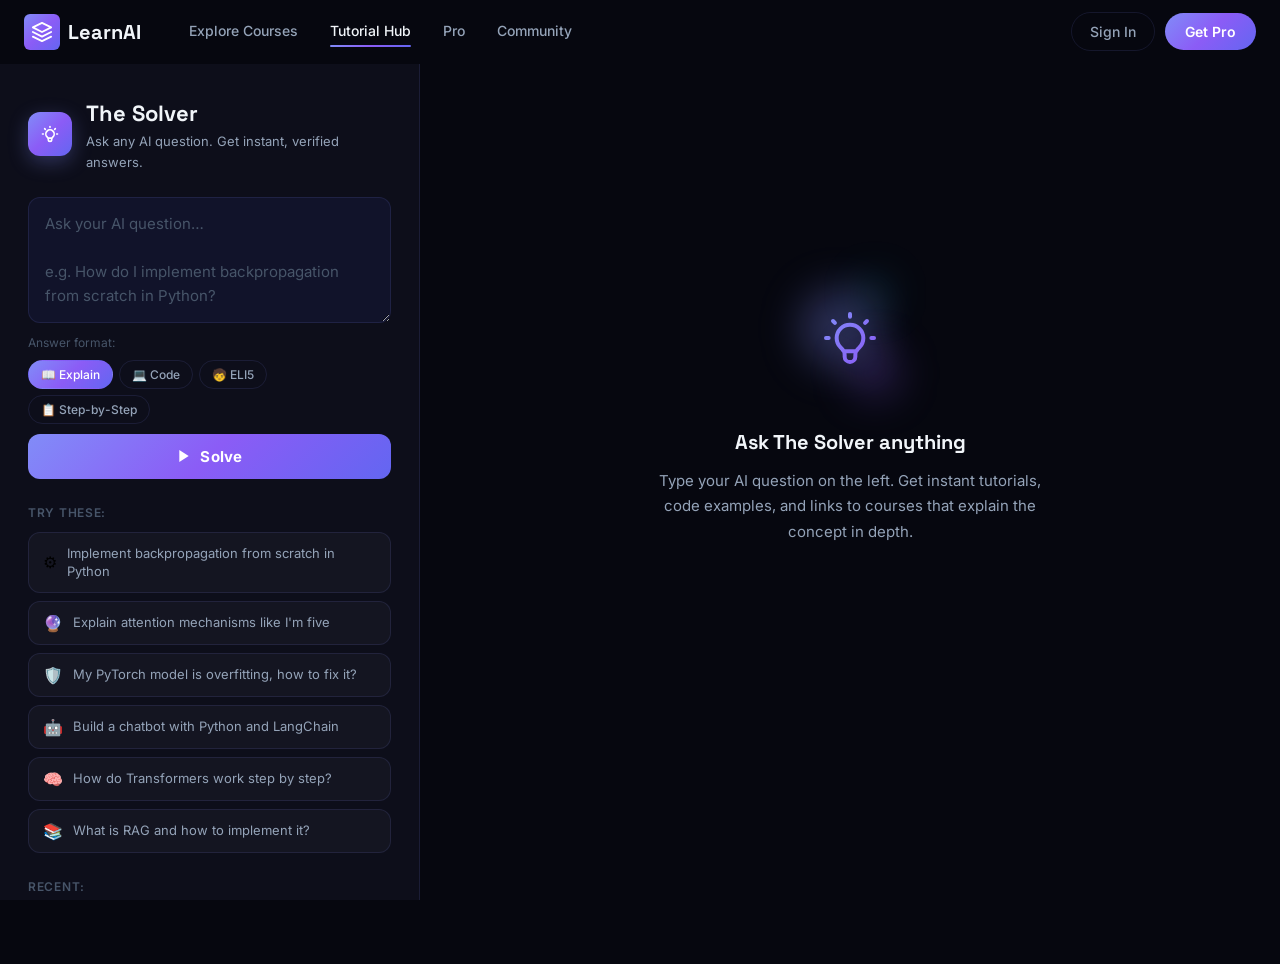
<file: tutorial.html>
<!DOCTYPE html>
<html lang="en">

<head>
    <meta charset="UTF-8" />
    <meta name="viewport" content="width=device-width, initial-scale=1.0" />
    <title>Tutorial Hub – LearnAI</title>
    <meta name="description"
        content="AI Tutorial Hub: Get instant step-by-step explanations, code snippets, and solutions for any AI problem, linked to full courses." />
    <link rel="preconnect" href="https://fonts.googleapis.com" />
    <link
        href="https://fonts.googleapis.com/css2?family=Inter:wght@300;400;500;600;700;800;900&family=Space+Grotesk:wght@400;500;600;700&family=JetBrains+Mono:wght@400;500&display=swap"
        rel="stylesheet" />
    <link rel="stylesheet" href="css/style.css" />
    <link rel="stylesheet" href="css/tutorial.css" />
</head>

<body>

    <!-- NAV -->
    <nav class="navbar" id="navbar">
        <div class="nav-container">
            <a href="index.html" class="nav-logo">
                <div class="logo-icon">
                    <svg width="22" height="22" viewBox="0 0 24 24" fill="none">
                        <path d="M12 2L2 7l10 5 10-5-10-5zM2 17l10 5 10-5M2 12l10 5 10-5" stroke="currentColor"
                            stroke-width="2" stroke-linecap="round" stroke-linejoin="round" />
                    </svg>
                </div>
                <span>LearnAI</span>
            </a>
            <div class="nav-links">
                <a href="catalog.html" class="nav-link">Explore Courses</a>
                <a href="tutorial.html" class="nav-link active">Tutorial Hub</a>
                <a href="pro.html" class="nav-link">Pro</a>
                <a href="index.html#community" class="nav-link">Community</a>
            </div>
            <div class="nav-actions">
                <button class="btn-ghost" onclick="window.location.href='pro.html'">Sign In</button>
                <button class="btn-primary" onclick="window.location.href='pro.html'">Get Pro</button>
            </div>
            <button class="nav-toggle" id="navToggle" aria-label="Toggle menu">
                <span></span><span></span><span></span>
            </button>
        </div>
    </nav>

    <div class="tutorial-layout">

        <!-- LEFT: Input Panel -->
        <div class="tutorial-input-panel">
            <div class="tutorial-input-header">
                <div class="tutorial-icon-badge">
                    <svg width="20" height="20" viewBox="0 0 24 24" fill="none">
                        <path
                            d="M9.663 17h4.673M12 3v1m6.364 1.636l-.707.707M21 12h-1M4 12H3m3.343-5.657l-.707-.707m2.828 9.9a5 5 0 117.072 0l-.548.547A3.374 3.374 0 0014 18.469V19a2 2 0 11-4 0v-.531c0-.895-.356-1.754-.988-2.386l-.548-.547z"
                            stroke="currentColor" stroke-width="2" stroke-linecap="round" stroke-linejoin="round" />
                    </svg>
                </div>
                <div>
                    <h1 class="tutorial-title">The Solver</h1>
                    <p class="tutorial-subtitle">Ask any AI question. Get instant, verified answers.</p>
                </div>
            </div>

            <div class="solver-input-group">
                <textarea id="solverQuery" class="solver-textarea"
                    placeholder="Ask your AI question…&#10;&#10;e.g. How do I implement backpropagation from scratch in Python?"
                    rows="4"></textarea>
                <div class="solver-input-meta">
                    <div class="format-selector">
                        <span class="format-label">Answer format:</span>
                        <div class="format-tabs">
                            <button class="format-tab active" data-format="explain" id="fmtExplain">📖 Explain</button>
                            <button class="format-tab" data-format="code" id="fmtCode">💻 Code</button>
                            <button class="format-tab" data-format="eli5" id="fmtEli5">🧒 ELI5</button>
                            <button class="format-tab" data-format="steps" id="fmtSteps">📋 Step-by-Step</button>
                        </div>
                    </div>
                    <button class="btn-solve-lg" id="solveBtnMain" onclick="generateTutorial()">
                        <svg width="16" height="16" viewBox="0 0 24 24" fill="none">
                            <polygon points="5 3 19 12 5 21 5 3" fill="currentColor" />
                        </svg>
                        Solve
                    </button>
                </div>
            </div>

            <!-- Example Queries -->
            <div class="example-queries">
                <p class="eq-label">Try these:</p>
                <div class="eq-grid">
                    <button class="eq-card" onclick="setQuery(this, 'backprop')">
                        <span class="eq-icon">⚙️</span>
                        <span>Implement backpropagation from scratch in Python</span>
                    </button>
                    <button class="eq-card" onclick="setQuery(this, 'attention')">
                        <span class="eq-icon">🔮</span>
                        <span>Explain attention mechanisms like I'm five</span>
                    </button>
                    <button class="eq-card" onclick="setQuery(this, 'overfit')">
                        <span class="eq-icon">🛡️</span>
                        <span>My PyTorch model is overfitting, how to fix it?</span>
                    </button>
                    <button class="eq-card" onclick="setQuery(this, 'chatbot')">
                        <span class="eq-icon">🤖</span>
                        <span>Build a chatbot with Python and LangChain</span>
                    </button>
                    <button class="eq-card" onclick="setQuery(this, 'transformer')">
                        <span class="eq-icon">🧠</span>
                        <span>How do Transformers work step by step?</span>
                    </button>
                    <button class="eq-card" onclick="setQuery(this, 'rag')">
                        <span class="eq-icon">📚</span>
                        <span>What is RAG and how to implement it?</span>
                    </button>
                </div>
            </div>

            <!-- Recent History -->
            <div class="recent-queries">
                <p class="eq-label">Recent:</p>
                <div id="recentList">
                    <div class="recent-item">
                        <svg width="12" height="12" viewBox="0 0 24 24" fill="none">
                            <circle cx="12" cy="12" r="10" stroke="currentColor" stroke-width="2" />
                            <polyline points="12 6 12 12 16 14" stroke="currentColor" stroke-width="2"
                                stroke-linecap="round" />
                        </svg>
                        What is a neural network?
                    </div>
                    <div class="recent-item">
                        <svg width="12" height="12" viewBox="0 0 24 24" fill="none">
                            <circle cx="12" cy="12" r="10" stroke="currentColor" stroke-width="2" />
                            <polyline points="12 6 12 12 16 14" stroke="currentColor" stroke-width="2"
                                stroke-linecap="round" />
                        </svg>
                        Explain gradient descent visually
                    </div>
                    <div class="recent-item">
                        <svg width="12" height="12" viewBox="0 0 24 24" fill="none">
                            <circle cx="12" cy="12" r="10" stroke="currentColor" stroke-width="2" />
                            <polyline points="12 6 12 12 16 14" stroke="currentColor" stroke-width="2"
                                stroke-linecap="round" />
                        </svg>
                        Fine-tuning vs RAG: when to use each?
                    </div>
                </div>
            </div>
        </div>

        <!-- RIGHT: Output Panel -->
        <div class="tutorial-output-panel">

            <!-- Empty State -->
            <div class="output-empty" id="outputEmpty">
                <div class="empty-illustration">
                    <div class="em-orb em-orb1"></div>
                    <div class="em-orb em-orb2"></div>
                    <div class="em-orb em-orb3"></div>
                    <svg width="64" height="64" viewBox="0 0 24 24" fill="none" class="em-icon">
                        <path
                            d="M9.663 17h4.673M12 3v1m6.364 1.636l-.707.707M21 12h-1M4 12H3m3.343-5.657l-.707-.707m2.828 9.9a5 5 0 117.072 0l-.548.547A3.374 3.374 0 0014 18.469V19a2 2 0 11-4 0v-.531c0-.895-.356-1.754-.988-2.386l-.548-.547z"
                            stroke="url(#g1)" stroke-width="1.5" stroke-linecap="round" stroke-linejoin="round" />
                        <defs>
                            <linearGradient id="g1" x1="0" y1="0" x2="1" y2="1">
                                <stop stop-color="#818cf8" />
                                <stop offset="1" stop-color="#8b5cf6" />
                            </linearGradient>
                        </defs>
                    </svg>
                </div>
                <h3>Ask The Solver anything</h3>
                <p>Type your AI question on the left. Get instant tutorials, code examples, and links to courses that
                    explain the concept in depth.</p>
            </div>

            <!-- Loading State -->
            <div class="output-loading" id="outputLoading" style="display:none;">
                <div class="loading-dots">
                    <span></span><span></span><span></span>
                </div>
                <p>Generating your answer…</p>
            </div>

            <!-- Answer Output -->
            <div class="output-answer" id="outputAnswer" style="display:none;">

                <!-- Answer Header -->
                <div class="answer-header">
                    <div class="answer-meta">
                        <div class="answer-badges">
                            <span class="badge ai-badge-sm">
                                <svg width="10" height="10" viewBox="0 0 24 24" fill="none">
                                    <path d="M12 2L2 7l10 5 10-5-10-5z" stroke="currentColor" stroke-width="2" />
                                </svg>
                                AI Generated
                            </span>
                            <span class="badge pending-badge">· Review Pending</span>
                        </div>
                        <h2 class="answer-title" id="answerTitle"></h2>
                    </div>
                    <div class="answer-actions">
                        <button class="action-btn" title="Copy" onclick="copyAnswer()">
                            <svg width="14" height="14" viewBox="0 0 24 24" fill="none">
                                <rect x="9" y="9" width="13" height="13" rx="2" ry="2" stroke="currentColor"
                                    stroke-width="2" />
                                <path d="M5 15H4a2 2 0 01-2-2V4a2 2 0 012-2h9a2 2 0 012 2v1" stroke="currentColor"
                                    stroke-width="2" />
                            </svg>
                            Copy
                        </button>
                        <button class="action-btn" title="Save" onclick="saveTutorial()">
                            <svg width="14" height="14" viewBox="0 0 24 24" fill="none">
                                <path d="M19 21H5a2 2 0 01-2-2V5a2 2 0 012-2h11l5 5v11a2 2 0 01-2 2z"
                                    stroke="currentColor" stroke-width="2" />
                                <polyline points="17 21 17 13 7 13 7 21" stroke="currentColor" stroke-width="2" />
                                <polyline points="7 3 7 8 15 8" stroke="currentColor" stroke-width="2" />
                            </svg>
                            Save
                        </button>
                        <button class="action-btn" title="Share">
                            <svg width="14" height="14" viewBox="0 0 24 24" fill="none">
                                <circle cx="18" cy="5" r="3" stroke="currentColor" stroke-width="2" />
                                <circle cx="6" cy="12" r="3" stroke="currentColor" stroke-width="2" />
                                <circle cx="18" cy="19" r="3" stroke="currentColor" stroke-width="2" />
                                <line x1="8.59" y1="13.51" x2="15.42" y2="17.49" stroke="currentColor"
                                    stroke-width="2" />
                                <line x1="15.41" y1="6.51" x2="8.59" y2="10.49" stroke="currentColor"
                                    stroke-width="2" />
                            </svg>
                            Share
                        </button>
                    </div>
                </div>

                <!-- Tabs: AI vs Community -->
                <div class="answer-tabs">
                    <button class="answer-tab active" onclick="switchTab(this,'ai')">AI Answer</button>
                    <button class="answer-tab" onclick="switchTab(this,'community')">Community Versions <span
                            class="tab-count">3</span></button>
                </div>

                <!-- AI Content -->
                <div class="answer-content" id="aiContent">
                    <div class="answer-explanation" id="answerExplanation"></div>
                    <div class="answer-code" id="answerCode"></div>
                </div>

                <!-- Community Content -->
                <div class="answer-content" id="communityContent" style="display:none;">
                    <div class="community-versions" id="communityVersions">
                        <div class="cv-item">
                            <div class="cv-header">
                                <div class="cv-author">
                                    <div class="cv-avatar">A</div>
                                    <span>ailearner_2024</span>
                                    <span class="cv-tag">Community</span>
                                </div>
                                <div class="cv-votes">
                                    <svg width="12" height="12" viewBox="0 0 24 24" fill="none">
                                        <polyline points="18 15 12 9 6 15" stroke="currentColor" stroke-width="2"
                                            stroke-linecap="round" stroke-linejoin="round" />
                                    </svg>
                                    42
                                </div>
                            </div>
                            <p>Here's a more intuitive way to think about this: imagine your model is a student who
                                studied too hard for practice tests but freezes on real exams. Dropout is like randomly
                                removing flashcards during study so the student learns the concepts, not the cards…</p>
                        </div>
                        <div class="cv-item">
                            <div class="cv-header">
                                <div class="cv-author">
                                    <div class="cv-avatar" style="background:var(--accent-green)">B</div>
                                    <span>pytorch_practitioner</span>
                                    <span class="cv-tag verified">✓ Verified</span>
                                </div>
                                <div class="cv-votes">
                                    <svg width="12" height="12" viewBox="0 0 24 24" fill="none">
                                        <polyline points="18 15 12 9 6 15" stroke="currentColor" stroke-width="2"
                                            stroke-linecap="round" stroke-linejoin="round" />
                                    </svg>
                                    89
                                </div>
                            </div>
                            <p>From production experience: L2 regularization (weight decay) is almost always sufficient
                                for most models. Start with weight_decay=1e-4 in your optimizer before adding Dropout
                                complexity…</p>
                        </div>
                    </div>
                    <button class="btn-ghost btn-sm" onclick="openContribute()">+ Add Your Version</button>
                </div>

                <!-- Human Verified Section -->
                <div class="human-verified-section" id="hvSection" style="display:none;">
                    <div class="hv-card">
                        <div class="hv-icon-lg">✓</div>
                        <div class="hv-content">
                            <div class="hv-title">Human Verified (The Quality Layer)</div>
                            <div class="hv-sub">Validated & enhanced by a <strong>LearnAI Verified Expert</strong></div>
                            <div class="hv-expert">
                                <div class="expert-avatar">ML</div>
                                <div>
                                    <div class="expert-name">Dr. Marcus Lee</div>
                                    <div class="expert-role">Senior ML Engineer, ex-Google Brain</div>
                                </div>
                            </div>
                        </div>
                    </div>
                </div>

                <!-- Course Recommendation -->
                <div class="course-rec-section" id="courseRecSection" style="display:none;">
                    <div class="rec-intro">
                        <svg width="16" height="16" viewBox="0 0 24 24" fill="none">
                            <path
                                d="M12 2l3.09 6.26L22 9.27l-5 4.87 1.18 6.88L12 17.77l-6.18 3.25L7 14.14 2 9.27l6.91-1.01L12 2z"
                                fill="var(--accent-yellow)" stroke="var(--accent-yellow)" stroke-width="1" />
                        </svg>
                        <span>Recommended Courses</span>
                    </div>
                    <p class="rec-subtext">This concept is covered extensively in these courses:</p>
                    <div class="rec-courses" id="recCourses"></div>
                    <button class="btn-primary btn-sm" onclick="window.location.href='catalog.html'">
                        Add to My Path
                    </button>
                </div>

                <!-- Feedback -->
                <div class="answer-feedback" id="answerFeedback" style="display:none;">
                    <span>Was this helpful?</span>
                    <button class="fb-btn" onclick="giveFeedback('up', this)">👍</button>
                    <button class="fb-btn" onclick="giveFeedback('down', this)">👎</button>
                    <button class="fb-btn" onclick="reportAnswer()">🚩 Report</button>
                </div>
            </div>
        </div>
    </div>

    <!-- Contribute Modal -->
    <div class="modal-overlay" id="contributeModal" style="display:none;">
        <div class="modal modal-sm">
            <button class="modal-close" onclick="closeContribute()">×</button>
            <h3>Contribute Your Version</h3>
            <p>Share your explanation. If it's upvoted, you'll earn Expert credibility.</p>
            <textarea class="contribute-textarea" placeholder="Write your explanation or code here…"
                rows="6"></textarea>
            <button class="btn-primary" style="width:100%;margin-top:12px" onclick="closeContribute()">Submit for
                Review</button>
        </div>
    </div>

    <script src="js/data.js"></script>
    <script src="js/tutorial.js"></script>
    <script src="js/nav.js"></script>
</body>

</html>
</file>
<file: css/style.css>
/* ============================================================
   LearnAI – Global Design System
   ============================================================ */
:root {
  /* Color Palette */
  --bg-base:      #06070f;
  --bg-surface:   #0d0e1a;
  --bg-card:      #11132a;
  --bg-card-hover:#161934;
  --bg-glass:     rgba(17, 19, 42, 0.7);
  --border:       rgba(129, 140, 248, 0.12);
  --border-hover: rgba(129, 140, 248, 0.28);

  /* Accent Colors */
  --accent-indigo:  #818cf8;
  --accent-violet:  #8b5cf6;
  --accent-blue:    #60a5fa;
  --accent-cyan:    #22d3ee;
  --accent-green:   #34d399;
  --accent-yellow:  #fbbf24;
  --accent-red:     #f87171;

  /* Gradients */
  --gradient-primary: linear-gradient(135deg, #818cf8 0%, #8b5cf6 50%, #6366f1 100%);
  --gradient-hero:    linear-gradient(135deg, #0d0e1a 0%, #0a0b18 100%);

  /* Text */
  --text-primary:   #f1f5f9;
  --text-secondary: #94a3b8;
  --text-muted:     #475569;
  --text-accent:    #818cf8;

  /* Typography */
  --font-sans: 'Inter', system-ui, sans-serif;
  --font-display: 'Space Grotesk', sans-serif;
  --font-mono: 'JetBrains Mono', 'Fira Code', monospace;

  /* Spacing */
  --radius-sm:  6px;
  --radius-md:  12px;
  --radius-lg:  18px;
  --radius-xl:  24px;
  --radius-full: 999px;

  /* Shadows */
  --shadow-card: 0 4px 24px rgba(0,0,0,0.4), 0 0 0 1px var(--border);
  --shadow-glow: 0 0 40px rgba(129, 140, 248, 0.15);
  --shadow-lg:   0 20px 60px rgba(0,0,0,0.6);

  /* Navbar height */
  --nav-h: 64px;

  /* Transition */
  --tr: 0.2s ease;
}

/* ============================================================
   Reset & Base
   ============================================================ */
*, *::before, *::after { box-sizing: border-box; margin: 0; padding: 0; }

html { scroll-behavior: smooth; }

body {
  font-family: var(--font-sans);
  background: var(--bg-base);
  color: var(--text-primary);
  line-height: 1.6;
  min-height: 100vh;
  overscroll-behavior: none;
}

img, video { max-width: 100%; display: block; }
a { color: inherit; text-decoration: none; }
button { font-family: var(--font-sans); cursor: pointer; border: none; background: none; }
input, textarea, select { font-family: var(--font-sans); }

::selection { background: rgba(129, 140, 248, 0.3); color: #fff; }

.container {
  max-width: 1280px;
  margin: 0 auto;
  padding: 0 24px;
}

/* ============================================================
   Navbar
   ============================================================ */
.navbar {
  position: fixed;
  top: 0; left: 0; right: 0;
  height: var(--nav-h);
  z-index: 1000;
  transition: background var(--tr), backdrop-filter var(--tr), border-color var(--tr);
  border-bottom: 1px solid transparent;
}

.navbar.scrolled {
  background: rgba(6, 7, 15, 0.85);
  backdrop-filter: blur(20px);
  border-color: var(--border);
}

.nav-container {
  max-width: 1280px;
  margin: 0 auto;
  padding: 0 24px;
  height: 100%;
  display: flex;
  align-items: center;
  gap: 40px;
}

.nav-logo {
  display: flex;
  align-items: center;
  gap: 8px;
  font-family: var(--font-display);
  font-size: 1.25rem;
  font-weight: 700;
  color: var(--text-primary);
  text-decoration: none;
  flex-shrink: 0;
}

.logo-icon {
  width: 36px; height: 36px;
  background: var(--gradient-primary);
  border-radius: var(--radius-sm);
  display: flex;
  align-items: center;
  justify-content: center;
  color: #fff;
}

.nav-links {
  display: flex;
  gap: 32px;
  margin-left: 8px;
  flex: 1;
}

.nav-link {
  font-size: 0.875rem;
  font-weight: 500;
  color: var(--text-secondary);
  transition: color var(--tr);
  position: relative;
}

.nav-link:hover,
.nav-link.active {
  color: var(--text-primary);
}

.nav-link.active::after {
  content: '';
  position: absolute;
  bottom: -4px; left: 0; right: 0;
  height: 2px;
  background: var(--gradient-primary);
  border-radius: 2px;
}

.nav-actions {
  display: flex;
  gap: 10px;
  align-items: center;
}

.nav-toggle {
  display: none;
  flex-direction: column;
  gap: 5px;
  padding: 8px;
  margin-left: auto;
}

.nav-toggle span {
  display: block;
  width: 22px;
  height: 2px;
  background: var(--text-secondary);
  border-radius: 2px;
  transition: transform 0.3s, opacity 0.3s;
}

/* ============================================================
   Buttons
   ============================================================ */
.btn-primary {
  display: inline-flex;
  align-items: center;
  gap: 8px;
  background: var(--gradient-primary);
  color: #fff;
  font-size: 0.875rem;
  font-weight: 600;
  padding: 10px 20px;
  border-radius: var(--radius-full);
  border: none;
  cursor: pointer;
  transition: opacity var(--tr), transform var(--tr), box-shadow var(--tr);
  white-space: nowrap;
}

.btn-primary:hover {
  opacity: 0.9;
  transform: translateY(-1px);
  box-shadow: 0 8px 24px rgba(129, 140, 248, 0.35);
}

.btn-primary.btn-lg {
  padding: 14px 28px;
  font-size: 1rem;
}

.btn-primary.btn-sm {
  padding: 8px 16px;
  font-size: 0.8125rem;
}

.btn-ghost {
  display: inline-flex;
  align-items: center;
  gap: 8px;
  background: transparent;
  color: var(--text-secondary);
  font-size: 0.875rem;
  font-weight: 500;
  padding: 10px 18px;
  border-radius: var(--radius-full);
  border: 1px solid var(--border);
  cursor: pointer;
  transition: color var(--tr), border-color var(--tr), background var(--tr);
}

.btn-ghost:hover {
  color: var(--text-primary);
  border-color: var(--border-hover);
  background: rgba(129, 140, 248, 0.05);
}

.btn-ghost.btn-sm {
  padding: 7px 14px;
  font-size: 0.8125rem;
}

.btn-ghost-white {
  display: inline-flex;
  align-items: center;
  color: rgba(255,255,255,0.8);
  font-size: 0.875rem;
  font-weight: 500;
  padding: 10px 20px;
  border-radius: var(--radius-full);
  border: 1px solid rgba(255,255,255,0.25);
  cursor: pointer;
  transition: border-color var(--tr), color var(--tr);
}

.btn-ghost-white:hover {
  border-color: rgba(255,255,255,0.5);
  color: #fff;
}

/* ============================================================
   Cards
   ============================================================ */
.course-card {
  background: var(--bg-card);
  border: 1px solid var(--border);
  border-radius: var(--radius-lg);
  overflow: hidden;
  transition: transform var(--tr), border-color var(--tr), box-shadow var(--tr);
  cursor: pointer;
  display: flex;
  flex-direction: column;
}

.course-card:hover {
  transform: translateY(-4px);
  border-color: var(--border-hover);
  box-shadow: var(--shadow-glow);
}

.course-card-thumb {
  width: 100%;
  aspect-ratio: 16/9;
  position: relative;
  overflow: hidden;
}

.course-card-thumb-inner {
  width: 100%;
  height: 100%;
  display: flex;
  align-items: center;
  justify-content: center;
  font-size: 2.5rem;
}

.course-card-body {
  padding: 16px;
  flex: 1;
  display: flex;
  flex-direction: column;
  gap: 8px;
}

.course-card-provider {
  display: flex;
  align-items: center;
  gap: 6px;
  font-size: 0.75rem;
  font-weight: 600;
  color: var(--text-accent);
  text-transform: uppercase;
  letter-spacing: 0.04em;
}

.course-card-title {
  font-size: 0.9375rem;
  font-weight: 600;
  color: var(--text-primary);
  line-height: 1.4;
}

.course-card-tags {
  display: flex;
  flex-wrap: wrap;
  gap: 6px;
}

.tag {
  font-size: 0.6875rem;
  font-weight: 500;
  padding: 3px 8px;
  border-radius: var(--radius-full);
  background: rgba(129, 140, 248, 0.12);
  color: var(--accent-indigo);
  border: 1px solid rgba(129, 140, 248, 0.2);
}

.tag.tag-green { background: rgba(52, 211, 153, 0.1); color: var(--accent-green); border-color: rgba(52, 211, 153, 0.2); }
.tag.tag-yellow { background: rgba(251, 191, 36, 0.1); color: var(--accent-yellow); border-color: rgba(251, 191, 36, 0.2); }
.tag.tag-red { background: rgba(248, 113, 113, 0.1); color: var(--accent-red); border-color: rgba(248, 113, 113, 0.2); }

.course-card-rating {
  display: flex;
  align-items: center;
  gap: 6px;
  font-size: 0.8125rem;
}

.stars {
  color: var(--accent-yellow);
  letter-spacing: -1px;
}

.rating-num {
  font-weight: 600;
  color: var(--text-primary);
}

.rating-count {
  color: var(--text-muted);
}

.course-card-footer {
  padding: 12px 16px;
  border-top: 1px solid var(--border);
  display: flex;
  justify-content: space-between;
  align-items: center;
}

.price-tag {
  font-size: 0.8125rem;
  font-weight: 600;
  color: var(--text-primary);
}

.price-tag.free {
  color: var(--accent-green);
}

.duration-tag {
  font-size: 0.75rem;
  color: var(--text-muted);
}

/* ============================================================
   Courses Grid
   ============================================================ */
.courses-grid {
  display: grid;
  grid-template-columns: repeat(auto-fill, minmax(280px, 1fr));
  gap: 20px;
}

/* ============================================================
   Section
   ============================================================ */
.section {
  padding: 96px 0;
}

.section-header {
  text-align: center;
  margin-bottom: 48px;
}

.section-tag {
  display: inline-flex;
  align-items: center;
  gap: 6px;
  font-size: 0.75rem;
  font-weight: 700;
  letter-spacing: 0.08em;
  text-transform: uppercase;
  color: var(--accent-indigo);
  background: rgba(129, 140, 248, 0.1);
  border: 1px solid rgba(129, 140, 248, 0.2);
  border-radius: var(--radius-full);
  padding: 5px 12px;
  margin-bottom: 16px;
}

.section-title {
  font-family: var(--font-display);
  font-size: clamp(1.75rem, 3vw, 2.5rem);
  font-weight: 700;
  color: var(--text-primary);
  line-height: 1.2;
  margin-bottom: 16px;
}

.section-subtitle {
  font-size: 1rem;
  color: var(--text-secondary);
  max-width: 560px;
  margin: 0 auto;
  line-height: 1.7;
}

.section-cta {
  text-align: center;
  margin-top: 40px;
}

/* ============================================================
   Gradient Text
   ============================================================ */
.gradient-text {
  background: var(--gradient-primary);
  -webkit-background-clip: text;
  -webkit-text-fill-color: transparent;
  background-clip: text;
}

/* ============================================================
   Feature List
   ============================================================ */
.feature-list {
  list-style: none;
  display: flex;
  flex-direction: column;
  gap: 12px;
  margin: 24px 0;
}

.feature-list li {
  display: flex;
  align-items: center;
  gap: 12px;
  font-size: 0.9375rem;
  color: var(--text-secondary);
}

.feature-icon {
  width: 22px;
  height: 22px;
  background: linear-gradient(135deg, var(--accent-green) 0%, var(--accent-cyan) 100%);
  border-radius: 50%;
  display: flex;
  align-items: center;
  justify-content: center;
  color: #000;
  flex-shrink: 0;
  font-size: 0.65rem;
  font-weight: 800;
}

/* ============================================================
   Modal
   ============================================================ */
.modal-overlay {
  position: fixed;
  inset: 0;
  background: rgba(0,0,0,0.7);
  backdrop-filter: blur(8px);
  z-index: 2000;
  display: flex;
  align-items: center;
  justify-content: center;
  padding: 24px;
  animation: fadeIn 0.2s ease;
}

.modal {
  background: var(--bg-card);
  border: 1px solid var(--border-hover);
  border-radius: var(--radius-xl);
  padding: 36px;
  width: 100%;
  max-width: 520px;
  box-shadow: var(--shadow-lg);
  position: relative;
  animation: slideUp 0.3s ease;
}

.modal.modal-sm {
  max-width: 440px;
}

.modal-close {
  position: absolute;
  top: 16px; right: 16px;
  font-size: 1.25rem;
  color: var(--text-muted);
  background: rgba(255,255,255,0.05);
  border: none;
  border-radius: 50%;
  width: 32px;
  height: 32px;
  display: flex;
  align-items: center;
  justify-content: center;
  cursor: pointer;
  transition: color var(--tr), background var(--tr);
}

.modal-close:hover {
  color: var(--text-primary);
  background: rgba(255,255,255,0.1);
}

.modal h3 {
  font-family: var(--font-display);
  font-size: 1.375rem;
  font-weight: 700;
  margin-bottom: 8px;
}

.modal p { color: var(--text-secondary); font-size: 0.9375rem; }

.modal-header {
  text-align: center;
  margin-bottom: 28px;
}

.modal-icon {
  font-size: 2.5rem;
  margin-bottom: 12px;
}

/* ============================================================
   Human Verified
   ============================================================ */
.human-verified {
  display: flex;
  align-items: center;
  gap: 12px;
  padding: 14px 18px;
  background: rgba(52, 211, 153, 0.07);
  border: 1px solid rgba(52, 211, 153, 0.2);
  border-radius: var(--radius-md);
  margin-top: 10px;
}

.hv-icon {
  width: 30px; height: 30px;
  background: var(--accent-green);
  color: #000;
  border-radius: 50%;
  display: flex;
  align-items: center;
  justify-content: center;
  font-weight: 700;
  font-size: 0.8125rem;
  flex-shrink: 0;
}

.hv-label {
  font-size: 0.8125rem;
  font-weight: 600;
  color: var(--accent-green);
}

.hv-sub {
  font-size: 0.75rem;
  color: var(--text-secondary);
}

/* ============================================================
   Footer
   ============================================================ */
.footer {
  background: var(--bg-surface);
  border-top: 1px solid var(--border);
  padding: 64px 0 32px;
}

.footer-grid {
  display: grid;
  grid-template-columns: 2fr 1fr 1fr 1fr;
  gap: 40px;
  margin-bottom: 48px;
}

.footer-brand .nav-logo { margin-bottom: 14px; }
.footer-brand p { font-size: 0.875rem; color: var(--text-secondary); line-height: 1.6; margin-bottom: 20px; }

.social-links { display: flex; gap: 10px; }
.social-link {
  width: 34px; height: 34px;
  background: rgba(255,255,255,0.05);
  border: 1px solid var(--border);
  border-radius: 8px;
  display: flex; align-items: center; justify-content: center;
  font-size: 0.75rem; font-weight: 700;
  color: var(--text-secondary);
  transition: all var(--tr);
}
.social-link:hover { background: rgba(129,140,248,.15); border-color: var(--accent-indigo); color: var(--accent-indigo); }

.footer-col h4 {
  font-size: 0.8125rem;
  font-weight: 700;
  color: var(--text-primary);
  text-transform: uppercase;
  letter-spacing: 0.05em;
  margin-bottom: 16px;
}

.footer-col a {
  display: block;
  font-size: 0.875rem;
  color: var(--text-secondary);
  margin-bottom: 10px;
  transition: color var(--tr);
}

.footer-col a:hover { color: var(--text-primary); }

.footer-bottom {
  border-top: 1px solid var(--border);
  padding-top: 24px;
  display: flex;
  justify-content: space-between;
  align-items: center;
  font-size: 0.8125rem;
  color: var(--text-muted);
}

.footer-links { display: flex; gap: 20px; }
.footer-links a { color: var(--text-muted); transition: color var(--tr); }
.footer-links a:hover { color: var(--text-secondary); }

/* ============================================================
   Animations
   ============================================================ */
@keyframes fadeIn { from { opacity: 0; } to { opacity: 1; } }
@keyframes slideUp { from { opacity: 0; transform: translateY(20px); } to { opacity: 1; transform: translateY(0); } }
@keyframes fadeUp {
  from { opacity: 0; transform: translateY(30px); }
  to   { opacity: 1; transform: translateY(0); }
}
@keyframes pulse {
  0%, 100% { opacity: 1; }
  50% { opacity: 0.5; }
}
@keyframes float {
  0%, 100% { transform: translateY(0); }
  50% { transform: translateY(-12px); }
}

.animate-fadeup {
  animation: fadeUp 0.7s cubic-bezier(0.2, 0, 0, 1) both;
  animation-delay: var(--delay, 0s);
}

/* ============================================================
   Code Block Shared
   ============================================================ */
.code-block {
  background: #0a0b15;
  border: 1px solid rgba(129, 140, 248, 0.15);
  border-radius: var(--radius-md);
  overflow: hidden;
  margin: 12px 0;
}

.code-header {
  display: flex;
  align-items: center;
  gap: 6px;
  padding: 10px 14px;
  background: rgba(255,255,255,0.03);
  border-bottom: 1px solid rgba(129, 140, 248, 0.1);
}

.dot { width: 10px; height: 10px; border-radius: 50%; }
.dot.red { background: #f87171; }
.dot.yellow { background: #fbbf24; }
.dot.green { background: #4ade80; }

.code-lang {
  margin-left: auto;
  font-size: 0.6875rem;
  font-weight: 600;
  letter-spacing: 0.05em;
  text-transform: uppercase;
  color: var(--text-muted);
}

.code-block pre {
  padding: 16px;
  overflow-x: auto;
  font-family: var(--font-mono);
  font-size: 0.8125rem;
  line-height: 1.7;
  color: #e2e8f0;
}

.code-block code .kw { color: #818cf8; }
.code-block code .fn { color: #34d399; }
.code-block code .cm { color: #94a3b8; }
.code-block code .num { color: #fbbf24; }
.code-block code .str { color: #fb923c; }

/* ============================================================
   Responsive
   ============================================================ */
@media (max-width: 768px) {
  .nav-links, .nav-actions { display: none; }
  .nav-toggle { display: flex; }
  
  .nav-links.open {
    display: flex;
    flex-direction: column;
    position: absolute;
    top: var(--nav-h);
    left: 0; right: 0;
    background: var(--bg-surface);
    border-bottom: 1px solid var(--border);
    padding: 20px 24px;
    gap: 16px;
  }
  
  .nav-actions.open {
    display: flex;
    position: absolute;
    top: calc(var(--nav-h) + 140px);
    left: 24px;
    right: 24px;
  }

  .footer-grid { grid-template-columns: 1fr 1fr; }
  .courses-grid { grid-template-columns: 1fr; }
  .section { padding: 60px 0; }
}

@media (max-width: 480px) {
  .footer-grid { grid-template-columns: 1fr; }
  .footer-bottom { flex-direction: column; gap: 12px; text-align: center; }
}
</file>
<file: css/home.css>
/* ============================================================
   Home Page Styles
   ============================================================ */

/* Hero */
.hero {
    min-height: 100vh;
    position: relative;
    display: flex;
    align-items: center;
    padding-top: var(--nav-h);
    overflow: hidden;
}

.hero-bg {
    position: absolute;
    inset: 0;
    pointer-events: none;
}

.hero-orb {
    position: absolute;
    border-radius: 50%;
    filter: blur(80px);
    opacity: 0.35;
}

.orb-1 {
    width: 600px;
    height: 600px;
    background: radial-gradient(circle, #8b5cf6 0%, transparent 70%);
    top: -200px;
    right: -100px;
    animation: float 8s ease-in-out infinite;
}

.orb-2 {
    width: 400px;
    height: 400px;
    background: radial-gradient(circle, #818cf8 0%, transparent 70%);
    bottom: 0;
    left: -100px;
    animation: float 10s ease-in-out infinite reverse;
}

.orb-3 {
    width: 300px;
    height: 300px;
    background: radial-gradient(circle, #22d3ee 0%, transparent 70%);
    top: 40%;
    left: 30%;
    opacity: 0.15;
    animation: float 12s ease-in-out infinite;
}

.grid-overlay {
    position: absolute;
    inset: 0;
    background-image:
        linear-gradient(rgba(129, 140, 248, 0.04) 1px, transparent 1px),
        linear-gradient(90deg, rgba(129, 140, 248, 0.04) 1px, transparent 1px);
    background-size: 60px 60px;
    mask-image: radial-gradient(ellipse at center, rgba(0, 0, 0, 0.6) 0%, transparent 70%);
}

.hero-content {
    position: relative;
    z-index: 1;
    padding: 80px 24px;
    text-align: center;
}

.hero-badge {
    display: inline-flex;
    align-items: center;
    gap: 8px;
    font-size: 0.8125rem;
    font-weight: 500;
    color: var(--accent-indigo);
    background: rgba(129, 140, 248, 0.08);
    border: 1px solid rgba(129, 140, 248, 0.2);
    border-radius: var(--radius-full);
    padding: 6px 14px;
    margin-bottom: 24px;
}

.badge-dot {
    width: 6px;
    height: 6px;
    background: var(--accent-green);
    border-radius: 50%;
    box-shadow: 0 0 6px var(--accent-green);
    animation: pulse 2s infinite;
}

.hero-title {
    font-family: var(--font-display);
    font-size: clamp(2.5rem, 6vw, 5rem);
    font-weight: 800;
    line-height: 1.1;
    letter-spacing: -0.02em;
    margin-bottom: 20px;
    color: var(--text-primary);
}

.hero-subtitle {
    font-size: clamp(1rem, 2vw, 1.1875rem);
    color: var(--text-secondary);
    margin-bottom: 40px;
    line-height: 1.7;
}

/* Solver Card */
.solver-card {
    max-width: 720px;
    margin: 0 auto 40px;
    background: rgba(17, 19, 42, 0.8);
    backdrop-filter: blur(24px);
    border: 1px solid var(--border-hover);
    border-radius: var(--radius-xl);
    padding: 24px;
    box-shadow: 0 24px 80px rgba(0, 0, 0, 0.5), 0 0 60px rgba(129, 140, 248, 0.08);
    text-align: left;
}

.solver-header {
    display: flex;
    align-items: center;
    gap: 10px;
    margin-bottom: 14px;
}

.solver-icon {
    width: 30px;
    height: 30px;
    background: var(--gradient-primary);
    border-radius: var(--radius-sm);
    display: flex;
    align-items: center;
    justify-content: center;
    color: #fff;
}

.solver-label {
    font-size: 0.8125rem;
    font-weight: 700;
    color: var(--text-accent);
    text-transform: uppercase;
    letter-spacing: 0.06em;
}

.solver-input-row {
    display: flex;
    gap: 10px;
}

.solver-input {
    flex: 1;
    background: rgba(255, 255, 255, 0.04);
    border: 1px solid var(--border);
    border-radius: var(--radius-md);
    padding: 13px 16px;
    color: var(--text-primary);
    font-size: 0.9375rem;
    transition: border-color var(--tr);
    outline: none;
}

.solver-input:focus {
    border-color: var(--accent-indigo);
}

.solver-input::placeholder {
    color: var(--text-muted);
}

.btn-solve {
    background: var(--gradient-primary);
    color: #fff;
    font-size: 0.9375rem;
    font-weight: 700;
    padding: 13px 28px;
    border-radius: var(--radius-md);
    border: none;
    cursor: pointer;
    transition: opacity var(--tr), transform var(--tr);
    white-space: nowrap;
}

.btn-solve:hover {
    opacity: 0.9;
    transform: translateY(-1px);
}

.solver-examples {
    display: flex;
    align-items: center;
    gap: 8px;
    margin-top: 12px;
    flex-wrap: wrap;
}

.solver-examples span {
    font-size: 0.75rem;
    color: var(--text-muted);
}

.example-chip {
    font-size: 0.75rem;
    font-weight: 500;
    padding: 5px 12px;
    border-radius: var(--radius-full);
    background: rgba(255, 255, 255, 0.04);
    border: 1px solid var(--border);
    color: var(--text-secondary);
    cursor: pointer;
    transition: all var(--tr);
}

.example-chip:hover {
    background: rgba(129, 140, 248, 0.1);
    border-color: var(--accent-indigo);
    color: var(--accent-indigo);
}

/* Hero Stats */
.hero-stats {
    display: flex;
    align-items: center;
    justify-content: center;
    gap: 0;
    background: rgba(255, 255, 255, 0.03);
    border: 1px solid var(--border);
    border-radius: var(--radius-xl);
    padding: 20px 40px;
    max-width: 600px;
    margin: 0 auto;
    backdrop-filter: blur(10px);
}

.stat-item {
    display: flex;
    flex-direction: column;
    align-items: center;
    padding: 0 32px;
}

.stat-num {
    font-family: var(--font-display);
    font-size: 1.625rem;
    font-weight: 800;
    color: var(--text-primary);
    line-height: 1;
}

.stat-label {
    font-size: 0.75rem;
    color: var(--text-muted);
    margin-top: 4px;
}

.stat-divider {
    width: 1px;
    height: 40px;
    background: var(--border);
}

/* Featured Section */
.featured-section {
    background: var(--bg-base);
}

/* Solver Preview */
.solver-preview-section {
    background: var(--bg-surface);
    border-top: 1px solid var(--border);
    border-bottom: 1px solid var(--border);
}

.solver-preview-grid {
    display: grid;
    grid-template-columns: 1fr 1.1fr;
    gap: 60px;
    align-items: center;
}

.solver-preview-left .btn-primary {
    margin-top: 4px;
}

.mini-solver-demo {
    background: var(--bg-card);
    border: 1px solid var(--border-hover);
    border-radius: var(--radius-xl);
    overflow: hidden;
    box-shadow: var(--shadow-lg), var(--shadow-glow);
}

.demo-question {
    padding: 20px 20px 0;
}

.demo-badge {
    display: inline-flex;
    align-items: center;
    gap: 4px;
    font-size: 0.6875rem;
    font-weight: 600;
    padding: 3px 8px;
    border-radius: var(--radius-full);
    margin-bottom: 10px;
}

.ai-badge {
    background: rgba(139, 92, 246, 0.15);
    color: var(--accent-violet);
    border: 1px solid rgba(139, 92, 246, 0.3);
}

.badge-status {
    color: var(--text-muted);
    font-weight: 400;
}

.demo-q {
    font-size: 0.875rem;
    color: var(--text-primary);
    font-weight: 500;
    margin-bottom: 14px;
}

.demo-answer {
    padding: 0 20px;
}

.demo-course-link {
    display: flex;
    align-items: center;
    gap: 6px;
    font-size: 0.75rem;
    color: var(--accent-yellow);
    padding: 8px 0;
}

.demo-course-link a {
    color: var(--accent-indigo);
    text-decoration: underline;
}

.human-verified {
    margin: 0 20px 20px;
}

/* Domains */
.domains-grid {
    display: grid;
    grid-template-columns: repeat(3, 1fr);
    gap: 20px;
}

.domain-card {
    background: var(--bg-card);
    border: 1px solid var(--border);
    border-radius: var(--radius-lg);
    padding: 28px;
    text-align: center;
    cursor: pointer;
    transition: all var(--tr);
    text-decoration: none;
    display: block;
    position: relative;
    overflow: hidden;
}

.domain-card:hover {
    border-color: var(--border-hover);
    transform: translateY(-4px);
    box-shadow: var(--shadow-glow);
    background: var(--bg-card-hover);
}

.domain-card.featured-domain {
    background: linear-gradient(135deg, rgba(139, 92, 246, 0.12), rgba(129, 140, 248, 0.08));
    border-color: rgba(139, 92, 246, 0.3);
}

.domain-badge {
    position: absolute;
    top: 12px;
    right: 12px;
    font-size: 0.6875rem;
    font-weight: 700;
    padding: 3px 8px;
    background: rgba(251, 191, 36, 0.15);
    color: var(--accent-yellow);
    border: 1px solid rgba(251, 191, 36, 0.3);
    border-radius: var(--radius-full);
}

.domain-icon {
    width: 56px;
    height: 56px;
    border-radius: var(--radius-md);
    display: flex;
    align-items: center;
    justify-content: center;
    margin: 0 auto 14px;
}

.nlp-icon {
    background: rgba(34, 211, 238, 0.12);
    color: var(--accent-cyan);
}

.cv-icon {
    background: rgba(251, 191, 36, 0.12);
    color: var(--accent-yellow);
}

.genai-icon {
    background: rgba(139, 92, 246, 0.15);
    color: var(--accent-violet);
}

.ml-icon {
    background: rgba(52, 211, 153, 0.12);
    color: var(--accent-green);
}

.dl-icon {
    background: rgba(129, 140, 248, 0.12);
    color: var(--accent-indigo);
}

.rl-icon {
    background: rgba(248, 113, 113, 0.12);
    color: var(--accent-red);
}

.domain-card h3 {
    font-family: var(--font-display);
    font-size: 1.0625rem;
    font-weight: 700;
    color: var(--text-primary);
    margin-bottom: 6px;
}

.domain-card p {
    font-size: 0.8125rem;
    color: var(--text-secondary);
    margin-bottom: 12px;
}

.domain-count {
    font-size: 0.75rem;
    font-weight: 600;
    color: var(--accent-indigo);
    background: rgba(129, 140, 248, 0.08);
    border-radius: var(--radius-full);
    padding: 3px 10px;
}

/* Enterprise */
.enterprise-section {
    background: var(--bg-surface);
    border-top: 1px solid var(--border);
    border-bottom: 1px solid var(--border);
    padding: 80px 0;
}

.enterprise-card {
    background: linear-gradient(135deg, rgba(139, 92, 246, 0.15), rgba(129, 140, 248, 0.08));
    border: 1px solid rgba(129, 140, 248, 0.25);
    border-radius: 28px;
    padding: 56px;
    display: grid;
    grid-template-columns: 1fr 1fr;
    gap: 60px;
    align-items: center;
    position: relative;
    overflow: hidden;
}

.enterprise-card::before {
    content: '';
    position: absolute;
    inset: 0;
    background: radial-gradient(ellipse at 80% 50%, rgba(139, 92, 246, 0.08), transparent 60%);
    pointer-events: none;
}

.enterprise-tag {
    font-size: 0.75rem;
    font-weight: 700;
    letter-spacing: 0.08em;
    text-transform: uppercase;
    color: var(--accent-violet);
    background: rgba(139, 92, 246, 0.1);
    border-radius: var(--radius-full);
    padding: 4px 10px;
    display: inline-block;
    margin-bottom: 16px;
}

.enterprise-left h2 {
    font-family: var(--font-display);
    font-size: clamp(1.5rem, 2.5vw, 2rem);
    font-weight: 700;
    color: var(--text-primary);
    line-height: 1.2;
    margin-bottom: 14px;
}

.enterprise-left p {
    font-size: 0.9375rem;
    color: var(--text-secondary);
    margin-bottom: 24px;
    line-height: 1.7;
}

.enterprise-actions {
    display: flex;
    gap: 12px;
}

.enterprise-stats-grid {
    display: grid;
    grid-template-columns: 1fr 1fr;
    gap: 16px;
    margin-bottom: 20px;
}

.e-stat {
    background: rgba(255, 255, 255, 0.04);
    border: 1px solid var(--border);
    border-radius: var(--radius-md);
    padding: 16px;
    text-align: center;
}

.e-num {
    display: block;
    font-family: var(--font-display);
    font-size: 1.75rem;
    font-weight: 800;
    color: var(--accent-indigo);
    line-height: 1;
}

.e-label {
    display: block;
    font-size: 0.75rem;
    color: var(--text-secondary);
    margin-top: 4px;
}

.enterprise-providers {
    display: flex;
    flex-wrap: wrap;
    gap: 6px;
}

.provider-tag {
    font-size: 0.75rem;
    font-weight: 600;
    padding: 4px 10px;
    background: rgba(255, 255, 255, 0.05);
    border: 1px solid var(--border);
    border-radius: var(--radius-full);
    color: var(--text-secondary);
}

/* Community Section */
.community-section {
    background: var(--bg-base);
}

.paths-grid {
    display: grid;
    grid-template-columns: repeat(auto-fill, minmax(300px, 1fr));
    gap: 20px;
}

.path-card {
    background: var(--bg-card);
    border: 1px solid var(--border);
    border-radius: var(--radius-lg);
    padding: 24px;
    transition: all var(--tr);
    cursor: pointer;
}

.path-card:hover {
    border-color: var(--border-hover);
    transform: translateY(-2px);
    box-shadow: var(--shadow-glow);
}

.path-header {
    display: flex;
    align-items: center;
    gap: 10px;
    margin-bottom: 14px;
}

.path-emoji {
    font-size: 1.5rem;
}

.path-title {
    font-size: 0.9375rem;
    font-weight: 600;
    color: var(--text-primary);
}

.path-author {
    font-size: 0.75rem;
    color: var(--text-muted);
}

.path-courses {
    display: flex;
    flex-direction: column;
    gap: 6px;
    margin-bottom: 14px;
}

.path-course-item {
    font-size: 0.8125rem;
    color: var(--text-secondary);
    display: flex;
    align-items: center;
    gap: 6px;
}

.path-course-item::before {
    content: '→';
    color: var(--accent-indigo);
    font-size: 0.75rem;
}

.path-meta {
    display: flex;
    gap: 12px;
    font-size: 0.75rem;
    color: var(--text-muted);
}

/* Responsive */
@media (max-width: 1024px) {
    .solver-preview-grid {
        grid-template-columns: 1fr;
    }

    .enterprise-card {
        grid-template-columns: 1fr;
    }

    .domains-grid {
        grid-template-columns: repeat(2, 1fr);
    }
}

@media (max-width: 768px) {
    .hero-stats {
        padding: 16px 20px;
        gap: 0;
    }

    .stat-item {
        padding: 0 16px;
    }

    .stat-num {
        font-size: 1.25rem;
    }

    .domains-grid {
        grid-template-columns: 1fr 1fr;
    }

    .enterprise-card {
        padding: 32px;
    }
}

@media (max-width: 480px) {
    .hero-title {
        font-size: 2rem;
    }

    .solver-input-row {
        flex-direction: column;
    }

    .hero-stats {
        flex-direction: column;
        gap: 16px;
    }

    .stat-divider {
        width: 80px;
        height: 1px;
    }

    .domains-grid {
        grid-template-columns: 1fr;
    }
}
</file>
<file: css/auth.css>
/* ============================================================
   Auth Page Styles
   ============================================================ */

body {
    overflow-x: hidden;
}

/* ── Layout ─────────────────────────────────────────────────── */
.auth-layout {
    display: grid;
    grid-template-columns: 1fr 1fr;
    min-height: 100vh;
    padding-top: var(--nav-h);
}

/* ── Left Brand Panel ─────────────────────────────────────────── */
.auth-brand-panel {
    position: relative;
    background: linear-gradient(145deg, #080917, #0e0b22);
    overflow: hidden;
    display: flex;
    align-items: center;
    padding: 60px 56px;
}

.auth-brand-bg {
    position: absolute;
    inset: 0;
    pointer-events: none;
}

.ab-orb {
    position: absolute;
    border-radius: 50%;
    filter: blur(70px);
}

.ab-orb1 {
    width: 420px;
    height: 420px;
    background: radial-gradient(circle, rgba(139, 92, 246, .35), transparent 70%);
    top: -100px;
    right: -80px;
    animation: float 8s ease-in-out infinite;
}

.ab-orb2 {
    width: 320px;
    height: 320px;
    background: radial-gradient(circle, rgba(129, 140, 248, .25), transparent 70%);
    bottom: 0;
    left: -60px;
    animation: float 10s ease-in-out infinite reverse;
}

.ab-orb3 {
    width: 180px;
    height: 180px;
    background: radial-gradient(circle, rgba(34, 211, 238, .15), transparent 70%);
    top: 40%;
    left: 30%;
    animation: float 12s ease-in-out infinite;
}

.auth-grid {
    position: absolute;
    inset: 0;
    background-image: linear-gradient(rgba(129, 140, 248, .04) 1px, transparent 1px), linear-gradient(90deg, rgba(129, 140, 248, .04) 1px, transparent 1px);
    background-size: 50px 50px;
    mask-image: radial-gradient(ellipse at 30% 50%, rgba(0, 0, 0, .5), transparent 70%);
}

.auth-brand-content {
    position: relative;
    z-index: 1;
    width: 100%;
}

.auth-brand-logo {
    display: flex;
    align-items: center;
    gap: 12px;
    margin-bottom: 40px;
}

.brand-name {
    font-family: var(--font-display);
    font-size: 1.5rem;
    font-weight: 700;
    color: var(--text-primary);
}

.auth-brand-title {
    font-family: var(--font-display);
    font-size: clamp(1.75rem, 2.5vw, 2.25rem);
    font-weight: 800;
    line-height: 1.2;
    color: var(--text-primary);
    margin-bottom: 14px;
}

.auth-brand-sub {
    font-size: 0.9375rem;
    color: var(--text-secondary);
    margin-bottom: 36px;
    line-height: 1.6;
}

/* Feature list */
.auth-feature-list {
    display: flex;
    flex-direction: column;
    gap: 18px;
    margin-bottom: 32px;
}

.auth-feat {
    display: flex;
    align-items: flex-start;
    gap: 14px;
}

.af-icon {
    width: 38px;
    height: 38px;
    background: rgba(129, 140, 248, .12);
    border: 1px solid rgba(129, 140, 248, .2);
    border-radius: var(--radius-md);
    display: flex;
    align-items: center;
    justify-content: center;
    font-size: 1.125rem;
    flex-shrink: 0;
}

.af-title {
    font-size: 0.9375rem;
    font-weight: 600;
    color: var(--text-primary);
    margin-bottom: 2px;
}

.af-sub {
    font-size: 0.8125rem;
    color: var(--text-secondary);
}

/* Testimonial */
.auth-testimonial {
    display: flex;
    align-items: center;
    gap: 14px;
    padding: 16px 20px;
    background: rgba(255, 255, 255, .03);
    border: 1px solid var(--border);
    border-radius: var(--radius-lg);
}

.testimonial-avatar {
    width: 42px;
    height: 42px;
    background: var(--gradient-primary);
    border-radius: 50%;
    display: flex;
    align-items: center;
    justify-content: center;
    font-size: 0.875rem;
    font-weight: 700;
    color: #fff;
    flex-shrink: 0;
}

.testimonial-text {
    font-size: 0.8125rem;
    color: var(--text-secondary);
    font-style: italic;
    margin-bottom: 4px;
}

.testimonial-author {
    font-size: 0.75rem;
    color: var(--text-muted);
    font-weight: 600;
}

/* ── Right Form Panel ─────────────────────────────────────────── */
.auth-form-panel {
    background: var(--bg-base);
    display: flex;
    align-items: center;
    justify-content: center;
    padding: 40px 32px;
    overflow-y: auto;
}

.auth-form-container {
    width: 100%;
    max-width: 420px;
    position: relative;
}

/* ── Steps ─────────────────────────────────────────────────────── */
.auth-step {
    display: none;
    animation: fadeUp .4s ease both;
}

.auth-step.active {
    display: block;
}

.auth-step-header {
    margin-bottom: 28px;
}

.auth-step-header h1 {
    font-family: var(--font-display);
    font-size: 1.75rem;
    font-weight: 800;
    color: var(--text-primary);
    margin-bottom: 6px;
}

.auth-step-header p {
    font-size: 0.9375rem;
    color: var(--text-secondary);
}

.auth-step-header strong {
    color: var(--text-primary);
}

/* ── Social Auth ─────────────────────────────────────────────── */
.social-auth {
    display: flex;
    flex-direction: column;
    gap: 10px;
    margin-bottom: 20px;
}

.social-btn {
    display: flex;
    align-items: center;
    justify-content: center;
    gap: 10px;
    width: 100%;
    padding: 12px 20px;
    background: rgba(255, 255, 255, .04);
    border: 1px solid var(--border-hover);
    border-radius: var(--radius-md);
    color: var(--text-primary);
    font-size: 0.9375rem;
    font-weight: 500;
    cursor: pointer;
    transition: all var(--tr);
}

.social-btn:hover {
    background: rgba(255, 255, 255, .08);
    border-color: rgba(255, 255, 255, .2);
    transform: translateY(-1px);
}

/* ── Divider ─────────────────────────────────────────────────── */
.divider {
    display: flex;
    align-items: center;
    gap: 12px;
    margin: 4px 0 20px;
    color: var(--text-muted);
    font-size: 0.8125rem;
}

.divider::before,
.divider::after {
    content: '';
    flex: 1;
    height: 1px;
    background: var(--border);
}

/* ── Form ─────────────────────────────────────────────────────── */
.auth-form {
    display: flex;
    flex-direction: column;
    gap: 18px;
}

.form-row {
    display: grid;
    grid-template-columns: 1fr 1fr;
    gap: 12px;
}

.form-group {
    display: flex;
    flex-direction: column;
    gap: 7px;
}

.form-group label {
    font-size: 0.8125rem;
    font-weight: 600;
    color: var(--text-secondary);
}

.label-row {
    display: flex;
    justify-content: space-between;
    align-items: center;
}

.input-wrap {
    position: relative;
    display: flex;
    align-items: center;
}

.input-icon {
    position: absolute;
    left: 13px;
    color: var(--text-muted);
    pointer-events: none;
    flex-shrink: 0;
}

.auth-input {
    width: 100%;
    background: rgba(255, 255, 255, .04);
    border: 1.5px solid var(--border);
    border-radius: var(--radius-md);
    padding: 12px 40px 12px 40px;
    color: var(--text-primary);
    font-size: 0.9375rem;
    outline: none;
    transition: border-color .2s, box-shadow .2s, background .2s;
    font-family: var(--font-sans);
}

.auth-input:focus {
    border-color: var(--accent-indigo);
    background: rgba(129, 140, 248, .05);
    box-shadow: 0 0 0 3px rgba(129, 140, 248, .12);
}

.auth-input.error {
    border-color: var(--accent-red) !important;
    box-shadow: 0 0 0 3px rgba(248, 113, 113, .12) !important;
}

.auth-input.success {
    border-color: var(--accent-green) !important;
}

.auth-input::placeholder {
    color: var(--text-muted);
}

.toggle-pw {
    position: absolute;
    right: 12px;
    background: none;
    border: none;
    cursor: pointer;
    color: var(--text-muted);
    padding: 4px;
    display: flex;
    align-items: center;
    transition: color .2s;
}

.toggle-pw:hover {
    color: var(--text-secondary);
}

.forgot-link {
    font-size: 0.8125rem;
    color: var(--accent-indigo);
    background: none;
    border: none;
    cursor: pointer;
    transition: color .2s;
}

.forgot-link:hover {
    color: var(--accent-violet);
    text-decoration: underline;
}

/* Field error */
.field-error {
    font-size: 0.75rem;
    color: var(--accent-red);
    min-height: 16px;
    display: block;
}

/* Password strength */
.pw-strength {
    display: flex;
    align-items: center;
    gap: 10px;
    margin-top: 4px;
}

.pw-bars {
    display: flex;
    gap: 4px;
    flex: 1;
}

.pw-bar {
    flex: 1;
    height: 4px;
    background: rgba(255, 255, 255, .08);
    border-radius: 2px;
    transition: background .3s;
}

.pw-bar.weak {
    background: var(--accent-red);
}

.pw-bar.medium {
    background: var(--accent-yellow);
}

.pw-bar.strong {
    background: var(--accent-green);
}

.pw-label {
    font-size: 0.6875rem;
    color: var(--text-muted);
    white-space: nowrap;
    min-width: 64px;
}

/* Remember / Terms checkbox */
.remember-me {
    display: flex;
    align-items: flex-start;
    gap: 10px;
    cursor: pointer;
    font-size: 0.8125rem;
    color: var(--text-secondary);
    line-height: 1.5;
}

.remember-me input[type="checkbox"] {
    appearance: none;
    -webkit-appearance: none;
    width: 17px;
    height: 17px;
    border: 1.5px solid var(--border-hover);
    border-radius: 4px;
    background: transparent;
    cursor: pointer;
    transition: all .2s;
    flex-shrink: 0;
    margin-top: 1px;
    position: relative;
}

.remember-me input:checked {
    background: var(--gradient-primary);
    border-color: var(--accent-indigo);
}

.remember-me input:checked::after {
    content: '✓';
    position: absolute;
    font-size: 10px;
    font-weight: 900;
    color: #fff;
    top: 50%;
    left: 50%;
    transform: translate(-50%, -50%);
}

/* ── Auth Button ─────────────────────────────────────────────── */
.btn-auth {
    width: 100%;
    padding: 14px 24px;
    background: var(--gradient-primary);
    color: #fff;
    font-size: 1rem;
    font-weight: 700;
    border: none;
    border-radius: var(--radius-md);
    cursor: pointer;
    transition: opacity .2s, transform .2s, box-shadow .2s;
    display: flex;
    align-items: center;
    justify-content: center;
    gap: 10px;
    letter-spacing: 0.01em;
    position: relative;
    overflow: hidden;
}

.btn-auth::before {
    content: '';
    position: absolute;
    inset: 0;
    background: linear-gradient(135deg, rgba(255, 255, 255, .1), transparent);
    opacity: 0;
    transition: opacity .2s;
}

.btn-auth:hover {
    opacity: .93;
    transform: translateY(-1px);
    box-shadow: 0 8px 28px rgba(129, 140, 248, .35);
}

.btn-auth:hover::before {
    opacity: 1;
}

.btn-auth:disabled {
    opacity: .6;
    cursor: not-allowed;
    transform: none;
}

/* Spinner */
.btn-spinner {
    width: 18px;
    height: 18px;
    border: 2.5px solid rgba(255, 255, 255, .3);
    border-top-color: #fff;
    border-radius: 50%;
    animation: spin .7s linear infinite;
}

@keyframes spin {
    to {
        transform: rotate(360deg);
    }
}

/* Switch link */
.auth-switch {
    text-align: center;
    margin-top: 20px;
    font-size: 0.875rem;
    color: var(--text-secondary);
}

.switch-link {
    color: var(--accent-indigo);
    font-weight: 600;
    background: none;
    border: none;
    cursor: pointer;
    transition: color .2s;
    font-size: inherit;
}

.switch-link:hover {
    color: var(--accent-violet);
    text-decoration: underline;
}

/* ── OTP Grid ─────────────────────────────────────────────────── */
.verify-icon-wrap {
    display: flex;
    justify-content: center;
    margin-bottom: 20px;
}

.verify-icon {
    width: 72px;
    height: 72px;
    background: linear-gradient(135deg, rgba(129, 140, 248, .15), rgba(139, 92, 246, .1));
    border: 1px solid rgba(129, 140, 248, .25);
    border-radius: 50%;
    display: flex;
    align-items: center;
    justify-content: center;
    color: var(--accent-indigo);
    animation: pulse 2.5s ease-in-out infinite;
}

.otp-grid {
    display: flex;
    gap: 10px;
    justify-content: center;
    margin-bottom: 12px;
}

.otp-input {
    width: 52px;
    height: 58px;
    background: rgba(255, 255, 255, .04);
    border: 1.5px solid var(--border-hover);
    border-radius: var(--radius-md);
    text-align: center;
    font-family: var(--font-display);
    font-size: 1.5rem;
    font-weight: 700;
    color: var(--text-primary);
    outline: none;
    transition: border-color .2s, box-shadow .2s, background .2s;
    caret-color: var(--accent-indigo);
}

.otp-input:focus {
    border-color: var(--accent-indigo);
    background: rgba(129, 140, 248, .05);
    box-shadow: 0 0 0 3px rgba(129, 140, 248, .12);
}

.otp-input.filled {
    border-color: var(--accent-indigo);
    color: var(--accent-indigo);
}

.otp-input.error {
    border-color: var(--accent-red);
}

.otp-input.success {
    border-color: var(--accent-green);
    color: var(--accent-green);
}

.otp-hint {
    display: flex;
    align-items: center;
    justify-content: center;
    gap: 6px;
    font-size: 0.8125rem;
    color: var(--text-muted);
    text-align: center;
    margin-bottom: 4px;
    padding: 10px;
    background: rgba(251, 191, 36, .06);
    border: 1px solid rgba(251, 191, 36, .15);
    border-radius: var(--radius-sm);
}

.otp-demo-code {
    font-family: var(--font-display);
    font-size: 1rem;
    color: var(--accent-yellow);
    letter-spacing: .08em;
}

.resend-row {
    text-align: center;
    margin-top: 16px;
    font-size: 0.8125rem;
    color: var(--text-muted);
}

/* ── Forgot Password ─────────────────────────────────────────── */

/* ── Success Step ─────────────────────────────────────────────── */
.success-animation {
    display: flex;
    justify-content: center;
    margin-bottom: 28px;
}

.success-circle {
    width: 80px;
    height: 80px;
    background: linear-gradient(135deg, var(--accent-green), var(--accent-cyan));
    border-radius: 50%;
    display: flex;
    align-items: center;
    justify-content: center;
    box-shadow: 0 0 40px rgba(52, 211, 153, .35);
    animation: successPop .5s cubic-bezier(0.2, 0, 0, 1.5) both;
}

@keyframes successPop {
    from {
        transform: scale(0);
        opacity: 0;
    }

    to {
        transform: scale(1);
        opacity: 1;
    }
}

.redirect-bar {
    width: 100%;
    height: 4px;
    background: rgba(255, 255, 255, .06);
    border-radius: 2px;
    overflow: hidden;
    margin: 20px 0 10px;
}

.redirect-fill {
    height: 100%;
    width: 0%;
    background: var(--gradient-primary);
    border-radius: 2px;
    transition: width 2.5s linear;
}

/* ── Responsive ─────────────────────────────────────────────── */
@media (max-width: 900px) {
    .auth-layout {
        grid-template-columns: 1fr;
    }

    .auth-brand-panel {
        display: none;
    }

    .auth-form-panel {
        padding: 40px 24px;
    }
}

@media (max-width: 480px) {
    .social-auth {
        flex-direction: column;
    }

    .form-row {
        grid-template-columns: 1fr;
    }

    .otp-input {
        width: 44px;
        height: 52px;
        font-size: 1.25rem;
    }

    .otp-grid {
        gap: 7px;
    }
}
</file>
<file: css/catalog.css>
/* ============================================================
   Catalog Page Styles
   ============================================================ */

.catalog-layout {
    display: grid;
    grid-template-columns: 280px 1fr;
    min-height: calc(100vh - var(--nav-h));
    margin-top: var(--nav-h);
    max-width: 1400px;
    margin-left: auto;
    margin-right: auto;
    padding: 0 16px;
    gap: 24px;
}

/* ============================================================
   Sidebar
   ============================================================ */
.sidebar {
    position: sticky;
    top: calc(var(--nav-h) + 16px);
    height: calc(100vh - var(--nav-h) - 32px);
    overflow-y: auto;
    padding: 24px 0 24px 8px;
    scrollbar-width: thin;
    scrollbar-color: var(--border) transparent;
}

.sidebar::-webkit-scrollbar {
    width: 4px;
}

.sidebar::-webkit-scrollbar-track {
    background: transparent;
}

.sidebar::-webkit-scrollbar-thumb {
    background: var(--border);
    border-radius: 2px;
}

.sidebar-header {
    display: flex;
    justify-content: space-between;
    align-items: center;
    margin-bottom: 20px;
    padding-right: 8px;
}

.sidebar-header h2 {
    display: flex;
    align-items: center;
    gap: 8px;
    font-size: 0.875rem;
    font-weight: 700;
    color: var(--text-primary);
    text-transform: uppercase;
    letter-spacing: 0.06em;
}

.clear-filters {
    font-size: 0.75rem;
    color: var(--accent-indigo);
    background: none;
    border: none;
    cursor: pointer;
    font-weight: 500;
    transition: color var(--tr);
}

.clear-filters:hover {
    color: var(--accent-violet);
    text-decoration: underline;
}

.filter-group {
    border-bottom: 1px solid var(--border);
    padding-bottom: 4px;
    margin-bottom: 4px;
}

.filter-group-header {
    display: flex;
    justify-content: space-between;
    align-items: center;
    padding: 12px 8px;
    cursor: pointer;
    border-radius: var(--radius-sm);
    transition: background var(--tr);
    user-select: none;
}

.filter-group-header:hover {
    background: rgba(255, 255, 255, 0.03);
}

.filter-group-header span {
    font-size: 0.8125rem;
    font-weight: 600;
    color: var(--text-primary);
}

.chevron {
    color: var(--text-muted);
    transition: transform 0.2s;
    flex-shrink: 0;
}

.filter-group-header.closed .chevron {
    transform: rotate(-90deg);
}

.filter-group-body {
    padding: 4px 8px 12px;
    display: flex;
    flex-direction: column;
    gap: 2px;
    overflow: hidden;
    transition: max-height 0.3s ease;
}

.filter-group-body.collapsed {
    display: none;
}

.filter-check,
.filter-radio {
    display: flex;
    align-items: center;
    gap: 10px;
    padding: 6px 8px;
    border-radius: var(--radius-sm);
    cursor: pointer;
    transition: background var(--tr);
    user-select: none;
}

.filter-check:hover,
.filter-radio:hover {
    background: rgba(255, 255, 255, 0.04);
}

.filter-check input[type="checkbox"],
.filter-radio input[type="radio"] {
    appearance: none;
    -webkit-appearance: none;
    width: 16px;
    height: 16px;
    border: 1.5px solid var(--border-hover);
    border-radius: 4px;
    background: transparent;
    cursor: pointer;
    transition: all var(--tr);
    flex-shrink: 0;
    position: relative;
}

.filter-radio input[type="radio"] {
    border-radius: 50%;
}

.filter-check input:checked,
.filter-radio input:checked {
    background: var(--gradient-primary);
    border-color: var(--accent-indigo);
}

.filter-check input:checked::after {
    content: '✓';
    position: absolute;
    font-size: 9px;
    font-weight: 900;
    color: #fff;
    top: 50%;
    left: 50%;
    transform: translate(-50%, -50%);
}

.filter-radio input:checked::after {
    content: '';
    position: absolute;
    width: 6px;
    height: 6px;
    background: #fff;
    border-radius: 50%;
    top: 50%;
    left: 50%;
    transform: translate(-50%, -50%);
}

.filter-check span:first-of-type,
.filter-radio span {
    font-size: 0.8125rem;
    color: var(--text-secondary);
    flex: 1;
}

.filter-check .count {
    font-size: 0.6875rem;
    color: var(--text-muted);
    flex-shrink: 0;
}

/* ============================================================
   Catalog Main
   ============================================================ */
.catalog-main {
    padding: 24px 8px 48px 0;
    min-width: 0;
}

.catalog-toolbar {
    display: flex;
    justify-content: space-between;
    align-items: center;
    gap: 16px;
    margin-bottom: 16px;
    flex-wrap: wrap;
}

.toolbar-left {
    display: flex;
    align-items: center;
    gap: 16px;
    flex: 1;
    min-width: 0;
}

.search-bar-catalog {
    display: flex;
    align-items: center;
    gap: 10px;
    background: var(--bg-card);
    border: 1px solid var(--border);
    border-radius: var(--radius-md);
    padding: 10px 14px;
    min-width: 300px;
    flex: 1;
    max-width: 500px;
    transition: border-color var(--tr);
}

.search-bar-catalog:focus-within {
    border-color: var(--accent-indigo);
}

.search-bar-catalog svg {
    color: var(--text-muted);
    flex-shrink: 0;
}

.search-bar-catalog input {
    background: none;
    border: none;
    outline: none;
    color: var(--text-primary);
    font-size: 0.875rem;
    width: 100%;
}

.search-bar-catalog input::placeholder {
    color: var(--text-muted);
}

.results-count {
    font-size: 0.8125rem;
    color: var(--text-muted);
    white-space: nowrap;
}

.toolbar-right {
    display: flex;
    align-items: center;
    gap: 10px;
}

.sort-label {
    font-size: 0.8125rem;
    color: var(--text-muted);
}

.sort-select {
    background: var(--bg-card);
    border: 1px solid var(--border);
    border-radius: var(--radius-md);
    padding: 8px 12px;
    color: var(--text-primary);
    font-size: 0.8125rem;
    outline: none;
    cursor: pointer;
    transition: border-color var(--tr);
    appearance: none;
    padding-right: 28px;
    background-image: url("data:image/svg+xml,%3Csvg xmlns='http://www.w3.org/2000/svg' width='10' height='6' fill='none'%3E%3Cpath d='M1 1l4 4 4-4' stroke='%2394a3b8' stroke-width='1.5' stroke-linecap='round' stroke-linejoin='round'/%3E%3C/svg%3E");
    background-repeat: no-repeat;
    background-position: right 10px center;
}

.sort-select:focus {
    border-color: var(--accent-indigo);
}

.sort-select option {
    background: #0d0e1a;
}

/* Active Filters */
.active-filters {
    display: flex;
    flex-wrap: wrap;
    gap: 8px;
    margin-bottom: 16px;
    min-height: 0;
}

.active-filter-pill {
    display: inline-flex;
    align-items: center;
    gap: 6px;
    font-size: 0.75rem;
    font-weight: 500;
    padding: 4px 10px;
    background: rgba(129, 140, 248, 0.1);
    border: 1px solid rgba(129, 140, 248, 0.25);
    border-radius: var(--radius-full);
    color: var(--accent-indigo);
}

.active-filter-pill button {
    color: var(--accent-indigo);
    font-size: 0.75rem;
    line-height: 1;
    opacity: 0.7;
    transition: opacity var(--tr);
}

.active-filter-pill button:hover {
    opacity: 1;
}

/* SmartMatch Banner */
.smartmatch-banner {
    display: flex;
    align-items: center;
    gap: 14px;
    padding: 16px 20px;
    background: linear-gradient(135deg, rgba(129, 140, 248, 0.08), rgba(139, 92, 246, 0.06));
    border: 1px solid rgba(129, 140, 248, 0.2);
    border-radius: var(--radius-lg);
    margin-bottom: 24px;
}

.sm-icon {
    width: 40px;
    height: 40px;
    background: var(--gradient-primary);
    border-radius: var(--radius-md);
    display: flex;
    align-items: center;
    justify-content: center;
    color: #fff;
    flex-shrink: 0;
}

.sm-text {
    flex: 1;
    font-size: 0.875rem;
    color: var(--text-secondary);
}

.sm-text strong {
    color: var(--text-primary);
}

.btn-sm-primary {
    background: var(--gradient-primary);
    color: #fff;
    font-size: 0.8125rem;
    font-weight: 600;
    padding: 9px 18px;
    border-radius: var(--radius-full);
    border: none;
    cursor: pointer;
    white-space: nowrap;
    transition: opacity var(--tr);
}

.btn-sm-primary:hover {
    opacity: 0.9;
}

.sm-close {
    font-size: 1.125rem;
    color: var(--text-muted);
    background: none;
    border: none;
    cursor: pointer;
    padding: 4px 8px;
    transition: color var(--tr);
}

.sm-close:hover {
    color: var(--text-secondary);
}

/* Catalog Grid */
.catalog-grid {
    margin-bottom: 40px;
}

/* Pagination */
.pagination {
    display: flex;
    gap: 6px;
    justify-content: center;
    align-items: center;
}

.page-btn {
    width: 38px;
    height: 38px;
    display: flex;
    align-items: center;
    justify-content: center;
    border: 1px solid var(--border);
    border-radius: var(--radius-sm);
    font-size: 0.8125rem;
    font-weight: 500;
    color: var(--text-secondary);
    background: var(--bg-card);
    cursor: pointer;
    transition: all var(--tr);
}

.page-btn:hover {
    border-color: var(--accent-indigo);
    color: var(--accent-indigo);
    background: rgba(129, 140, 248, 0.08);
}

.page-btn.active {
    background: var(--gradient-primary);
    border-color: transparent;
    color: #fff;
    font-weight: 700;
}

.page-btn.page-next {
    width: auto;
    padding: 0 14px;
}

.page-dots {
    font-size: 0.8125rem;
    color: var(--text-muted);
    padding: 0 4px;
}

/* Quiz Steps */
.quiz-steps {
    margin-bottom: 24px;
}

.quiz-step {
    display: none;
}

.quiz-step.active {
    display: block;
}

.quiz-step h4 {
    font-size: 1.0625rem;
    font-weight: 600;
    color: var(--text-primary);
    margin-bottom: 16px;
}

.quiz-options {
    display: flex;
    flex-direction: column;
    gap: 8px;
}

.quiz-opt {
    text-align: left;
    padding: 12px 16px;
    background: rgba(255, 255, 255, 0.03);
    border: 1px solid var(--border);
    border-radius: var(--radius-md);
    color: var(--text-secondary);
    font-size: 0.9375rem;
    cursor: pointer;
    transition: all var(--tr);
}

.quiz-opt:hover,
.quiz-opt.selected {
    background: rgba(129, 140, 248, 0.1);
    border-color: var(--accent-indigo);
    color: var(--text-primary);
}

.quiz-result {
    text-align: center;
}

.result-icon {
    font-size: 2.5rem;
    margin-bottom: 12px;
}

.quiz-result h4 {
    font-size: 1.25rem;
    font-weight: 700;
    margin-bottom: 10px;
}

.quiz-result p {
    color: var(--text-secondary);
    margin-bottom: 20px;
}

.quiz-result .btn-primary {
    margin: 0 auto;
}

/* Responsive */
@media (max-width: 1024px) {
    .catalog-layout {
        grid-template-columns: 240px 1fr;
    }
}

@media (max-width: 768px) {
    .catalog-layout {
        grid-template-columns: 1fr;
    }

    .sidebar {
        position: static;
        height: auto;
        overflow-y: visible;
        border-bottom: 1px solid var(--border);
        padding: 16px;
    }

    .catalog-main {
        padding: 16px 8px;
    }

    .search-bar-catalog {
        min-width: 0;
    }
}
</file>
<file: css/pro.css>
/* ============================================================
   Pro Page Styles
   ============================================================ */

/* Pro Hero */
.pro-hero {
    padding: calc(var(--nav-h) + 80px) 0 80px;
    position: relative;
    overflow: hidden;
    text-align: center;
}

.pro-hero-bg {
    position: absolute;
    inset: 0;
    pointer-events: none;
}

.pro-orb {
    position: absolute;
    border-radius: 50%;
    filter: blur(80px);
    opacity: 0.3;
}

.pro-orb1 {
    width: 500px;
    height: 500px;
    background: radial-gradient(circle, #8b5cf6, transparent 70%);
    top: -200px;
    right: -150px;
    animation: float 8s ease-in-out infinite;
}

.pro-orb2 {
    width: 400px;
    height: 400px;
    background: radial-gradient(circle, #818cf8, transparent 70%);
    bottom: -100px;
    left: -100px;
    animation: float 10s ease-in-out infinite reverse;
}

.pro-hero-content {
    position: relative;
    z-index: 1;
}

.pro-hero-content h1 {
    font-family: var(--font-display);
    font-size: clamp(2.5rem, 5vw, 4.5rem);
    font-weight: 800;
    line-height: 1.1;
    letter-spacing: -0.02em;
    color: var(--text-primary);
    margin: 16px 0 20px;
}

.pro-hero-content p {
    font-size: 1.125rem;
    color: var(--text-secondary);
    max-width: 560px;
    margin: 0 auto;
    line-height: 1.7;
}

/* ============================================================
   Pricing
   ============================================================ */
.pricing-section {
    padding: 0 0 80px;
}

.pricing-grid {
    display: grid;
    grid-template-columns: repeat(3, 1fr);
    gap: 24px;
    align-items: start;
}

.pricing-card {
    background: var(--bg-card);
    border: 1px solid var(--border);
    border-radius: var(--radius-xl);
    padding: 36px;
    position: relative;
    transition: transform var(--tr), box-shadow var(--tr);
}

.pricing-card:hover {
    transform: translateY(-4px);
    box-shadow: var(--shadow-glow);
}

.pricing-card.featured-plan {
    background: linear-gradient(145deg, rgba(139, 92, 246, 0.12), rgba(129, 140, 248, 0.08));
    border-color: rgba(129, 140, 248, 0.35);
    transform: scale(1.02);
    box-shadow: 0 0 60px rgba(129, 140, 248, 0.15);
}

.pricing-card.featured-plan:hover {
    transform: scale(1.02) translateY(-4px);
}

.pricing-card.enterprise-plan {
    background: linear-gradient(145deg, rgba(34, 211, 238, 0.06), rgba(52, 211, 153, 0.04));
    border-color: rgba(52, 211, 153, 0.2);
}

.plan-badge {
    display: inline-flex;
    font-size: 0.6875rem;
    font-weight: 800;
    letter-spacing: 0.06em;
    text-transform: uppercase;
    padding: 4px 12px;
    background: var(--gradient-primary);
    color: #fff;
    border-radius: var(--radius-full);
    margin-bottom: 16px;
}

.enterprise-badge {
    background: linear-gradient(135deg, var(--accent-green), var(--accent-cyan));
}

.plan-header {
    margin-bottom: 28px;
}

.plan-name {
    display: block;
    font-family: var(--font-display);
    font-size: 1.25rem;
    font-weight: 700;
    color: var(--text-primary);
    margin-bottom: 10px;
}

.plan-price {
    display: flex;
    align-items: baseline;
    gap: 4px;
    margin-bottom: 8px;
}

.price-num {
    font-family: var(--font-display);
    font-size: 2.75rem;
    font-weight: 800;
    color: var(--text-primary);
    line-height: 1;
}

.price-period {
    font-size: 0.875rem;
    color: var(--text-secondary);
}

.plan-tagline {
    font-size: 0.8125rem;
    color: var(--text-muted);
}

.plan-features {
    list-style: none;
    margin-bottom: 28px;
    display: flex;
    flex-direction: column;
    gap: 10px;
}

.plan-features li {
    display: flex;
    align-items: center;
    gap: 10px;
    font-size: 0.875rem;
    color: var(--text-secondary);
}

.feat-check {
    color: var(--accent-green);
    font-weight: 700;
    font-size: 0.8125rem;
    flex-shrink: 0;
}

.feat-x {
    color: var(--text-muted);
    font-size: 0.8125rem;
    flex-shrink: 0;
}

.feat-no {
    opacity: 0.5;
}

.btn-plan-ghost {
    width: 100%;
    padding: 14px 24px;
    background: transparent;
    border: 1px solid var(--border-hover);
    border-radius: var(--radius-full);
    color: var(--text-secondary);
    font-size: 0.9375rem;
    font-weight: 600;
    cursor: pointer;
    transition: all var(--tr);
}

.btn-plan-ghost:hover {
    border-color: var(--accent-indigo);
    color: var(--accent-indigo);
    background: rgba(129, 140, 248, 0.05);
}

.btn-plan-primary {
    width: 100%;
    padding: 14px 24px;
    border-radius: var(--radius-full);
    font-size: 0.9375rem;
}

.btn-plan-outline {
    width: 100%;
    padding: 14px 24px;
    background: transparent;
    border: 2px solid rgba(52, 211, 153, 0.4);
    border-radius: var(--radius-full);
    color: var(--accent-green);
    font-size: 0.9375rem;
    font-weight: 600;
    cursor: pointer;
    transition: all var(--tr);
}

.btn-plan-outline:hover {
    background: rgba(52, 211, 153, 0.08);
    border-color: var(--accent-green);
}

.plan-trial {
    font-size: 0.75rem;
    color: var(--text-muted);
    text-align: center;
    margin-top: 12px;
}

/* ============================================================
   Enterprise Dashboard
   ============================================================ */
.enterprise-dashboard-section {
    background: var(--bg-surface);
    border-top: 1px solid var(--border);
    border-bottom: 1px solid var(--border);
}

.ed-grid {
    display: grid;
    grid-template-columns: 1fr 1fr;
    gap: 60px;
    align-items: center;
}

/* Dashboard Mock */
.dashboard-mock {
    background: var(--bg-card);
    border: 1px solid var(--border-hover);
    border-radius: var(--radius-xl);
    padding: 24px;
    box-shadow: var(--shadow-lg), var(--shadow-glow);
}

.dash-header {
    display: flex;
    justify-content: space-between;
    align-items: center;
    margin-bottom: 20px;
    font-size: 0.8125rem;
}

.dash-title {
    font-weight: 700;
    color: var(--text-primary);
}

.dash-period {
    color: var(--text-muted);
}

.dash-chart {
    display: flex;
    gap: 12px;
    align-items: flex-end;
    height: 120px;
    margin-bottom: 20px;
}

.chart-bar-group {
    flex: 1;
    display: flex;
    flex-direction: column;
    align-items: center;
    gap: 6px;
    height: 100%;
    justify-content: flex-end;
}

.chart-bar {
    width: 100%;
    min-height: 8px;
    background: linear-gradient(to top, var(--accent-indigo), rgba(129, 140, 248, 0.5));
    border-radius: 4px 4px 0 0;
    transition: height 0.5s ease;
}

.chart-bar-group span {
    font-size: 0.625rem;
    color: var(--text-muted);
    white-space: nowrap;
}

.dash-teams {
    display: flex;
    flex-direction: column;
    gap: 10px;
}

.dash-team {
    display: flex;
    align-items: center;
    gap: 12px;
}

.team-info {
    display: flex;
    align-items: center;
    gap: 6px;
    min-width: 100px;
}

.team-dot {
    width: 8px;
    height: 8px;
    border-radius: 50%;
}

.team-info span {
    font-size: 0.75rem;
    color: var(--text-secondary);
}

.team-progress {
    flex: 1;
    display: flex;
    align-items: center;
    gap: 8px;
}

.progress-bar {
    flex: 1;
    height: 6px;
    background: rgba(255, 255, 255, 0.06);
    border-radius: 3px;
    overflow: hidden;
}

.progress-fill {
    height: 100%;
    background: var(--accent-indigo);
    border-radius: 3px;
    transition: width 1s ease;
}

.team-progress span {
    font-size: 0.75rem;
    color: var(--text-secondary);
    min-width: 30px;
}

/* ============================================================
   Pro Learner Dashboard
   ============================================================ */
.pro-dashboard-section {
    background: var(--bg-base);
}

.pro-dash-grid {
    display: grid;
    grid-template-columns: 1fr 1fr;
    gap: 60px;
    align-items: center;
}

.pro-dash-card {
    background: var(--bg-card);
    border: 1px solid var(--border-hover);
    border-radius: var(--radius-xl);
    padding: 24px;
    box-shadow: var(--shadow-lg), var(--shadow-glow);
}

.pdc-header {
    display: flex;
    justify-content: space-between;
    align-items: center;
    margin-bottom: 20px;
}

.pdc-header span:first-child {
    font-size: 0.875rem;
    font-weight: 700;
    color: var(--text-primary);
}

.pdc-streak {
    font-size: 0.75rem;
    font-weight: 600;
    color: var(--accent-yellow);
    background: rgba(251, 191, 36, 0.1);
    border-radius: var(--radius-full);
    padding: 3px 10px;
}

.pdc-stats {
    display: grid;
    grid-template-columns: repeat(3, 1fr);
    gap: 12px;
    margin-bottom: 20px;
}

.pdc-stat {
    background: rgba(255, 255, 255, 0.03);
    border: 1px solid var(--border);
    border-radius: var(--radius-md);
    padding: 12px;
    text-align: center;
}

.pdc-num {
    display: block;
    font-family: var(--font-display);
    font-size: 1.5rem;
    font-weight: 800;
    color: var(--accent-indigo);
}

.pdc-l {
    font-size: 0.6875rem;
    color: var(--text-muted);
}

.pdc-courses {
    display: flex;
    flex-direction: column;
    gap: 10px;
}

.pdc-course {
    display: grid;
    grid-template-columns: 1fr auto auto;
    align-items: center;
    gap: 12px;
}

.pdc-course-info {
    min-width: 0;
}

.pdc-provider {
    display: block;
    font-size: 0.625rem;
    font-weight: 700;
    text-transform: uppercase;
    letter-spacing: 0.05em;
    color: var(--accent-indigo);
}

.pdc-title {
    display: block;
    font-size: 0.8125rem;
    color: var(--text-primary);
    font-weight: 500;
    white-space: nowrap;
    overflow: hidden;
    text-overflow: ellipsis;
}

.pdc-bar {
    width: 80px;
    height: 4px;
    background: rgba(255, 255, 255, 0.08);
    border-radius: 2px;
    overflow: hidden;
    flex-shrink: 0;
}

.pdc-bar div {
    height: 100%;
    background: var(--accent-indigo);
    border-radius: 2px;
}

.pdc-course.completed .pdc-bar div {
    background: var(--accent-green);
}

.pdc-course.in-progress .pdc-provider {
    color: var(--accent-violet);
}

.pdc-pct {
    font-size: 0.75rem;
    color: var(--text-muted);
    min-width: 28px;
    text-align: right;
}

.pdc-course.completed .pdc-pct {
    color: var(--accent-green);
}

/* ============================================================
   Monetization Cards
   ============================================================ */
.community-paths-section {
    background: var(--bg-surface);
    border-top: 1px solid var(--border);
}

.monetization-cards {
    display: grid;
    grid-template-columns: repeat(4, 1fr);
    gap: 20px;
}

.mono-card {
    background: var(--bg-card);
    border: 1px solid var(--border);
    border-radius: var(--radius-lg);
    padding: 28px 24px;
    text-align: center;
    transition: all var(--tr);
}

.mono-card:hover {
    border-color: var(--border-hover);
    transform: translateY(-3px);
    box-shadow: var(--shadow-glow);
}

.mono-card.featured-mono {
    background: linear-gradient(135deg, rgba(129, 140, 248, 0.1), rgba(139, 92, 246, 0.06));
    border-color: rgba(129, 140, 248, 0.25);
}

.mono-icon {
    font-size: 2rem;
    margin-bottom: 14px;
}

.mono-card h4 {
    font-size: 1rem;
    font-weight: 700;
    color: var(--text-primary);
    margin-bottom: 8px;
}

.mono-card p {
    font-size: 0.8125rem;
    color: var(--text-secondary);
    line-height: 1.6;
}

/* ============================================================
   Checkout Form
   ============================================================ */
.checkout-header {
    text-align: center;
    margin-bottom: 24px;
}

.checkout-icon {
    font-size: 2.5rem;
    margin-bottom: 12px;
}

.checkout-form {
    display: flex;
    flex-direction: column;
    gap: 10px;
}

.checkout-input {
    width: 100%;
    background: var(--bg-surface);
    border: 1px solid var(--border);
    border-radius: var(--radius-md);
    padding: 12px 14px;
    color: var(--text-primary);
    font-size: 0.9375rem;
    outline: none;
    transition: border-color var(--tr);
    font-family: var(--font-sans);
}

.checkout-input:focus {
    border-color: var(--accent-indigo);
}

.checkout-input::placeholder {
    color: var(--text-muted);
}

.card-row {
    display: flex;
    gap: 8px;
}

.checkout-secure {
    text-align: center;
    font-size: 0.75rem;
    color: var(--text-muted);
    margin-top: 12px;
}

/* ============================================================
   Responsive
   ============================================================ */
@media (max-width: 1024px) {
    .pricing-grid {
        grid-template-columns: 1fr;
        max-width: 480px;
        margin: 0 auto;
    }

    .pricing-card.featured-plan {
        transform: none;
    }

    .ed-grid,
    .pro-dash-grid {
        grid-template-columns: 1fr;
    }

    .monetization-cards {
        grid-template-columns: repeat(2, 1fr);
    }
}

@media (max-width: 600px) {
    .monetization-cards {
        grid-template-columns: 1fr;
    }

    .pdc-stats {
        grid-template-columns: repeat(3, 1fr);
    }
}
</file>
<file: css/tutorial.css>
/* ============================================================
   Tutorial Hub Styles
   ============================================================ */

.tutorial-layout {
    display: grid;
    grid-template-columns: 420px 1fr;
    min-height: calc(100vh - var(--nav-h));
    margin-top: var(--nav-h);
    max-width: 1400px;
    margin-left: auto;
    margin-right: auto;
    gap: 0;
}

/* ============================================================
   Input Panel (Left)
   ============================================================ */
.tutorial-input-panel {
    background: var(--bg-surface);
    border-right: 1px solid var(--border);
    padding: 32px 28px;
    display: flex;
    flex-direction: column;
    gap: 24px;
    overflow-y: auto;
    height: calc(100vh - var(--nav-h));
    position: sticky;
    top: var(--nav-h);
}

.tutorial-input-header {
    display: flex;
    align-items: center;
    gap: 14px;
}

.tutorial-icon-badge {
    width: 44px;
    height: 44px;
    background: var(--gradient-primary);
    border-radius: var(--radius-md);
    display: flex;
    align-items: center;
    justify-content: center;
    color: #fff;
    flex-shrink: 0;
    box-shadow: 0 6px 20px rgba(129, 140, 248, 0.3);
}

.tutorial-title {
    font-family: var(--font-display);
    font-size: 1.375rem;
    font-weight: 700;
    color: var(--text-primary);
}

.tutorial-subtitle {
    font-size: 0.8125rem;
    color: var(--text-secondary);
}

/* Solver Textarea */
.solver-input-group {
    display: flex;
    flex-direction: column;
    gap: 10px;
}

.solver-textarea {
    width: 100%;
    background: var(--bg-card);
    border: 1px solid var(--border);
    border-radius: var(--radius-md);
    padding: 14px 16px;
    color: var(--text-primary);
    font-size: 0.9375rem;
    line-height: 1.6;
    resize: vertical;
    min-height: 120px;
    outline: none;
    transition: border-color var(--tr);
    font-family: var(--font-sans);
}

.solver-textarea:focus {
    border-color: var(--accent-indigo);
}

.solver-textarea::placeholder {
    color: var(--text-muted);
}

.solver-input-meta {
    display: flex;
    flex-direction: column;
    gap: 10px;
}

.format-selector {}

.format-label {
    font-size: 0.75rem;
    color: var(--text-muted);
    margin-bottom: 8px;
    display: block;
}

.format-tabs {
    display: flex;
    gap: 6px;
    flex-wrap: wrap;
}

.format-tab {
    font-size: 0.75rem;
    font-weight: 500;
    padding: 6px 12px;
    border-radius: var(--radius-full);
    border: 1px solid var(--border);
    color: var(--text-secondary);
    background: transparent;
    cursor: pointer;
    transition: all var(--tr);
}

.format-tab:hover {
    border-color: var(--border-hover);
    color: var(--text-primary);
}

.format-tab.active {
    background: var(--gradient-primary);
    border-color: transparent;
    color: #fff;
}

.btn-solve-lg {
    display: flex;
    align-items: center;
    justify-content: center;
    gap: 8px;
    background: var(--gradient-primary);
    color: #fff;
    font-size: 0.9375rem;
    font-weight: 700;
    padding: 13px 24px;
    border-radius: var(--radius-md);
    border: none;
    cursor: pointer;
    transition: opacity var(--tr), transform var(--tr), box-shadow var(--tr);
    width: 100%;
    letter-spacing: 0.02em;
}

.btn-solve-lg:hover {
    opacity: 0.95;
    transform: translateY(-1px);
    box-shadow: 0 8px 24px rgba(129, 140, 248, 0.35);
}

/* Example Queries */
.eq-label {
    font-size: 0.75rem;
    font-weight: 600;
    text-transform: uppercase;
    letter-spacing: 0.06em;
    color: var(--text-muted);
    margin-bottom: 10px;
}

.eq-grid {
    display: flex;
    flex-direction: column;
    gap: 8px;
}

.eq-card {
    display: flex;
    align-items: center;
    gap: 10px;
    padding: 11px 14px;
    background: rgba(255, 255, 255, 0.03);
    border: 1px solid var(--border);
    border-radius: var(--radius-md);
    cursor: pointer;
    text-align: left;
    transition: all var(--tr);
}

.eq-card:hover {
    background: rgba(129, 140, 248, 0.06);
    border-color: rgba(129, 140, 248, 0.2);
}

.eq-icon {
    font-size: 1rem;
    flex-shrink: 0;
}

.eq-card span:last-child {
    font-size: 0.8125rem;
    color: var(--text-secondary);
    line-height: 1.4;
}

/* Recent */
.recent-queries {}

.recent-item {
    display: flex;
    align-items: center;
    gap: 8px;
    font-size: 0.8125rem;
    color: var(--text-muted);
    padding: 7px 0;
    border-bottom: 1px solid rgba(255, 255, 255, 0.04);
    cursor: pointer;
    transition: color var(--tr);
}

.recent-item:hover {
    color: var(--text-secondary);
}

.recent-item:last-child {
    border-bottom: none;
}

/* ============================================================
   Output Panel (Right)
   ============================================================ */
.tutorial-output-panel {
    padding: 32px;
    overflow-y: auto;
    min-height: calc(100vh - var(--nav-h));
}

/* Empty State */
.output-empty {
    display: flex;
    flex-direction: column;
    align-items: center;
    justify-content: center;
    min-height: 70vh;
    text-align: center;
    color: var(--text-secondary);
}

.empty-illustration {
    position: relative;
    width: 120px;
    height: 120px;
    margin-bottom: 28px;
}

.em-orb {
    position: absolute;
    border-radius: 50%;
    filter: blur(20px);
}

.em-orb1 {
    width: 80px;
    height: 80px;
    background: rgba(129, 140, 248, 0.3);
    top: 10px;
    left: 10px;
    animation: float 4s ease-in-out infinite;
}

.em-orb2 {
    width: 50px;
    height: 50px;
    background: rgba(139, 92, 246, 0.25);
    bottom: 0;
    right: 10px;
    animation: float 5s ease-in-out infinite reverse;
}

.em-orb3 {
    width: 30px;
    height: 30px;
    background: rgba(34, 211, 238, 0.2);
    top: 0;
    right: 20px;
    animation: float 6s ease-in-out infinite;
}

.em-icon {
    position: relative;
    z-index: 1;
    margin: 28px auto 0;
}

.output-empty h3 {
    font-family: var(--font-display);
    font-size: 1.25rem;
    font-weight: 700;
    color: var(--text-primary);
    margin-bottom: 10px;
}

.output-empty p {
    font-size: 0.9375rem;
    max-width: 400px;
    line-height: 1.7;
}

/* Loading */
.output-loading {
    display: flex;
    flex-direction: column;
    align-items: center;
    justify-content: center;
    min-height: 60vh;
    gap: 16px;
}

.loading-dots {
    display: flex;
    gap: 8px;
}

.loading-dots span {
    width: 10px;
    height: 10px;
    background: var(--accent-indigo);
    border-radius: 50%;
    animation: bounce 1.2s ease-in-out infinite;
}

.loading-dots span:nth-child(2) {
    animation-delay: 0.2s;
}

.loading-dots span:nth-child(3) {
    animation-delay: 0.4s;
}

@keyframes bounce {

    0%,
    80%,
    100% {
        transform: scale(0.8);
        opacity: 0.5;
    }

    40% {
        transform: scale(1.2);
        opacity: 1;
    }
}

.output-loading p {
    color: var(--text-secondary);
    font-size: 0.9375rem;
}

/* Answer Output */
.output-answer {
    max-width: 820px;
    animation: fadeUp 0.4s ease both;
}

.answer-header {
    display: flex;
    justify-content: space-between;
    align-items: flex-start;
    gap: 16px;
    margin-bottom: 20px;
}

.answer-meta {
    flex: 1;
}

.answer-badges {
    display: flex;
    align-items: center;
    gap: 4px;
    margin-bottom: 10px;
}

.badge {
    font-size: 0.6875rem;
    font-weight: 600;
    padding: 3px 8px;
    border-radius: var(--radius-full);
}

.ai-badge-sm {
    display: inline-flex;
    align-items: center;
    gap: 4px;
    background: rgba(139, 92, 246, 0.15);
    color: var(--accent-violet);
    border: 1px solid rgba(139, 92, 246, 0.3);
    font-size: 0.6875rem;
    font-weight: 600;
    padding: 3px 8px;
    border-radius: var(--radius-full);
}

.pending-badge {
    color: var(--text-muted);
    background: transparent;
}

.answer-title {
    font-family: var(--font-display);
    font-size: 1.25rem;
    font-weight: 700;
    color: var(--text-primary);
    line-height: 1.3;
}

.answer-actions {
    display: flex;
    gap: 6px;
    flex-shrink: 0;
}

.action-btn {
    display: flex;
    align-items: center;
    gap: 5px;
    font-size: 0.75rem;
    font-weight: 500;
    padding: 7px 12px;
    border: 1px solid var(--border);
    border-radius: var(--radius-sm);
    color: var(--text-secondary);
    background: rgba(255, 255, 255, 0.03);
    cursor: pointer;
    transition: all var(--tr);
}

.action-btn:hover {
    border-color: var(--border-hover);
    color: var(--text-primary);
    background: rgba(255, 255, 255, 0.06);
}

/* Answer Tabs */
.answer-tabs {
    display: flex;
    gap: 0;
    border-bottom: 1px solid var(--border);
    margin-bottom: 24px;
}

.answer-tab {
    font-size: 0.875rem;
    font-weight: 500;
    padding: 10px 20px;
    border-bottom: 2px solid transparent;
    color: var(--text-secondary);
    background: none;
    cursor: pointer;
    transition: all var(--tr);
    display: flex;
    align-items: center;
    gap: 6px;
}

.answer-tab:hover {
    color: var(--text-primary);
}

.answer-tab.active {
    color: var(--accent-indigo);
    border-bottom-color: var(--accent-indigo);
}

.tab-count {
    font-size: 0.6875rem;
    font-weight: 700;
    background: rgba(129, 140, 248, 0.12);
    color: var(--accent-indigo);
    border-radius: var(--radius-full);
    padding: 2px 7px;
}

/* Answer Content */
.answer-content {}

.answer-explanation {
    font-size: 0.9375rem;
    color: var(--text-secondary);
    line-height: 1.8;
    margin-bottom: 20px;
}

.answer-explanation p {
    margin-bottom: 14px;
}

.answer-explanation strong {
    color: var(--text-primary);
    font-weight: 600;
}

/* Community Versions */
.community-versions {
    margin-bottom: 16px;
}

.cv-item {
    background: var(--bg-card);
    border: 1px solid var(--border);
    border-radius: var(--radius-md);
    padding: 18px;
    margin-bottom: 12px;
}

.cv-header {
    display: flex;
    justify-content: space-between;
    align-items: center;
    margin-bottom: 10px;
}

.cv-author {
    display: flex;
    align-items: center;
    gap: 8px;
    font-size: 0.8125rem;
    color: var(--text-secondary);
}

.cv-avatar {
    width: 26px;
    height: 26px;
    background: var(--gradient-primary);
    border-radius: 50%;
    display: flex;
    align-items: center;
    justify-content: center;
    font-size: 0.75rem;
    font-weight: 700;
    color: #fff;
}

.cv-tag {
    font-size: 0.625rem;
    font-weight: 600;
    padding: 2px 6px;
    border-radius: var(--radius-full);
    background: rgba(255, 255, 255, 0.05);
    border: 1px solid var(--border);
    color: var(--text-muted);
}

.cv-tag.verified {
    background: rgba(52, 211, 153, 0.08);
    border-color: rgba(52, 211, 153, 0.2);
    color: var(--accent-green);
}

.cv-votes {
    display: flex;
    align-items: center;
    gap: 4px;
    font-size: 0.8125rem;
    font-weight: 600;
    color: var(--accent-indigo);
}

.cv-item p {
    font-size: 0.875rem;
    color: var(--text-secondary);
    line-height: 1.7;
}

/* Human Verified Section */
.hv-card {
    display: flex;
    align-items: center;
    gap: 16px;
    padding: 20px 24px;
    background: rgba(52, 211, 153, 0.06);
    border: 1px solid rgba(52, 211, 153, 0.2);
    border-radius: var(--radius-md);
}

.hv-icon-lg {
    width: 44px;
    height: 44px;
    background: linear-gradient(135deg, var(--accent-green), #6ee7b7);
    color: #0a2e23;
    border-radius: 50%;
    display: flex;
    align-items: center;
    justify-content: center;
    font-weight: 800;
    font-size: 1.125rem;
    flex-shrink: 0;
}

.hv-title {
    font-size: 0.875rem;
    font-weight: 700;
    color: var(--accent-green);
    margin-bottom: 4px;
}

.hv-sub {
    font-size: 0.8125rem;
    color: var(--text-secondary);
    margin-bottom: 10px;
}

.hv-expert {
    display: flex;
    align-items: center;
    gap: 8px;
}

.expert-avatar {
    width: 30px;
    height: 30px;
    background: var(--gradient-primary);
    border-radius: 50%;
    display: flex;
    align-items: center;
    justify-content: center;
    font-size: 0.6875rem;
    font-weight: 700;
    color: #fff;
}

.expert-name {
    font-size: 0.8125rem;
    font-weight: 600;
    color: var(--text-primary);
}

.expert-role {
    font-size: 0.75rem;
    color: var(--text-muted);
}

/* Course Recommendations */
.rec-intro {
    display: flex;
    align-items: center;
    gap: 6px;
    font-size: 0.875rem;
    font-weight: 700;
    color: var(--text-primary);
    margin-bottom: 6px;
}

.rec-subtext {
    font-size: 0.8125rem;
    color: var(--text-secondary);
    margin-bottom: 14px;
}

.rec-courses {
    display: flex;
    flex-direction: column;
    gap: 8px;
    margin-bottom: 16px;
}

.rec-course-card {
    display: flex;
    align-items: center;
    gap: 12px;
    padding: 12px 16px;
    background: var(--bg-card);
    border: 1px solid var(--border);
    border-radius: var(--radius-md);
    cursor: pointer;
    transition: all var(--tr);
    text-decoration: none;
}

.rec-course-card:hover {
    border-color: var(--accent-indigo);
    background: var(--bg-card-hover);
}

.rec-course-icon {
    width: 36px;
    height: 36px;
    border-radius: var(--radius-sm);
    display: flex;
    align-items: center;
    justify-content: center;
    font-size: 1rem;
    flex-shrink: 0;
}

.rec-course-info {
    flex: 1;
    min-width: 0;
}

.rec-course-provider {
    font-size: 0.6875rem;
    font-weight: 700;
    color: var(--accent-indigo);
    text-transform: uppercase;
    letter-spacing: 0.04em;
}

.rec-course-title {
    font-size: 0.875rem;
    font-weight: 500;
    color: var(--text-primary);
}

.rec-course-meta {
    font-size: 0.75rem;
    color: var(--text-muted);
}

.rec-arrow {
    color: var(--text-muted);
    flex-shrink: 0;
}

/* Feedback */
.answer-feedback {
    display: flex;
    align-items: center;
    gap: 10px;
    padding: 16px 0;
    border-top: 1px solid var(--border);
    font-size: 0.8125rem;
    color: var(--text-muted);
    margin-top: 24px;
}

.fb-btn {
    font-size: 0.8125rem;
    padding: 6px 12px;
    border: 1px solid var(--border);
    border-radius: var(--radius-sm);
    color: var(--text-secondary);
    background: rgba(255, 255, 255, 0.03);
    cursor: pointer;
    transition: all var(--tr);
}

.fb-btn:hover {
    background: rgba(255, 255, 255, 0.06);
    border-color: var(--border-hover);
}

/* Human Verified Section */
.human-verified-section {
    margin: 20px 0;
}

.course-rec-section {
    padding: 20px;
    background: rgba(17, 19, 42, 0.6);
    border: 1px solid var(--border);
    border-radius: var(--radius-lg);
    margin-top: 20px;
}

/* Contribute Modal */
.contribute-textarea {
    width: 100%;
    background: var(--bg-surface);
    border: 1px solid var(--border);
    border-radius: var(--radius-md);
    padding: 14px;
    color: var(--text-primary);
    font-size: 0.9375rem;
    resize: vertical;
    outline: none;
    font-family: var(--font-sans);
    margin-top: 16px;
    transition: border-color var(--tr);
}

.contribute-textarea:focus {
    border-color: var(--accent-indigo);
}

/* Responsive */
@media (max-width: 1024px) {
    .tutorial-layout {
        grid-template-columns: 360px 1fr;
    }
}

@media (max-width: 768px) {
    .tutorial-layout {
        grid-template-columns: 1fr;
        grid-template-rows: auto 1fr;
    }

    .tutorial-input-panel {
        position: static;
        height: auto;
        overflow-y: visible;
        border-right: none;
        border-bottom: 1px solid var(--border);
    }

    .tutorial-output-panel {
        padding: 20px 16px;
    }
}
</file>
